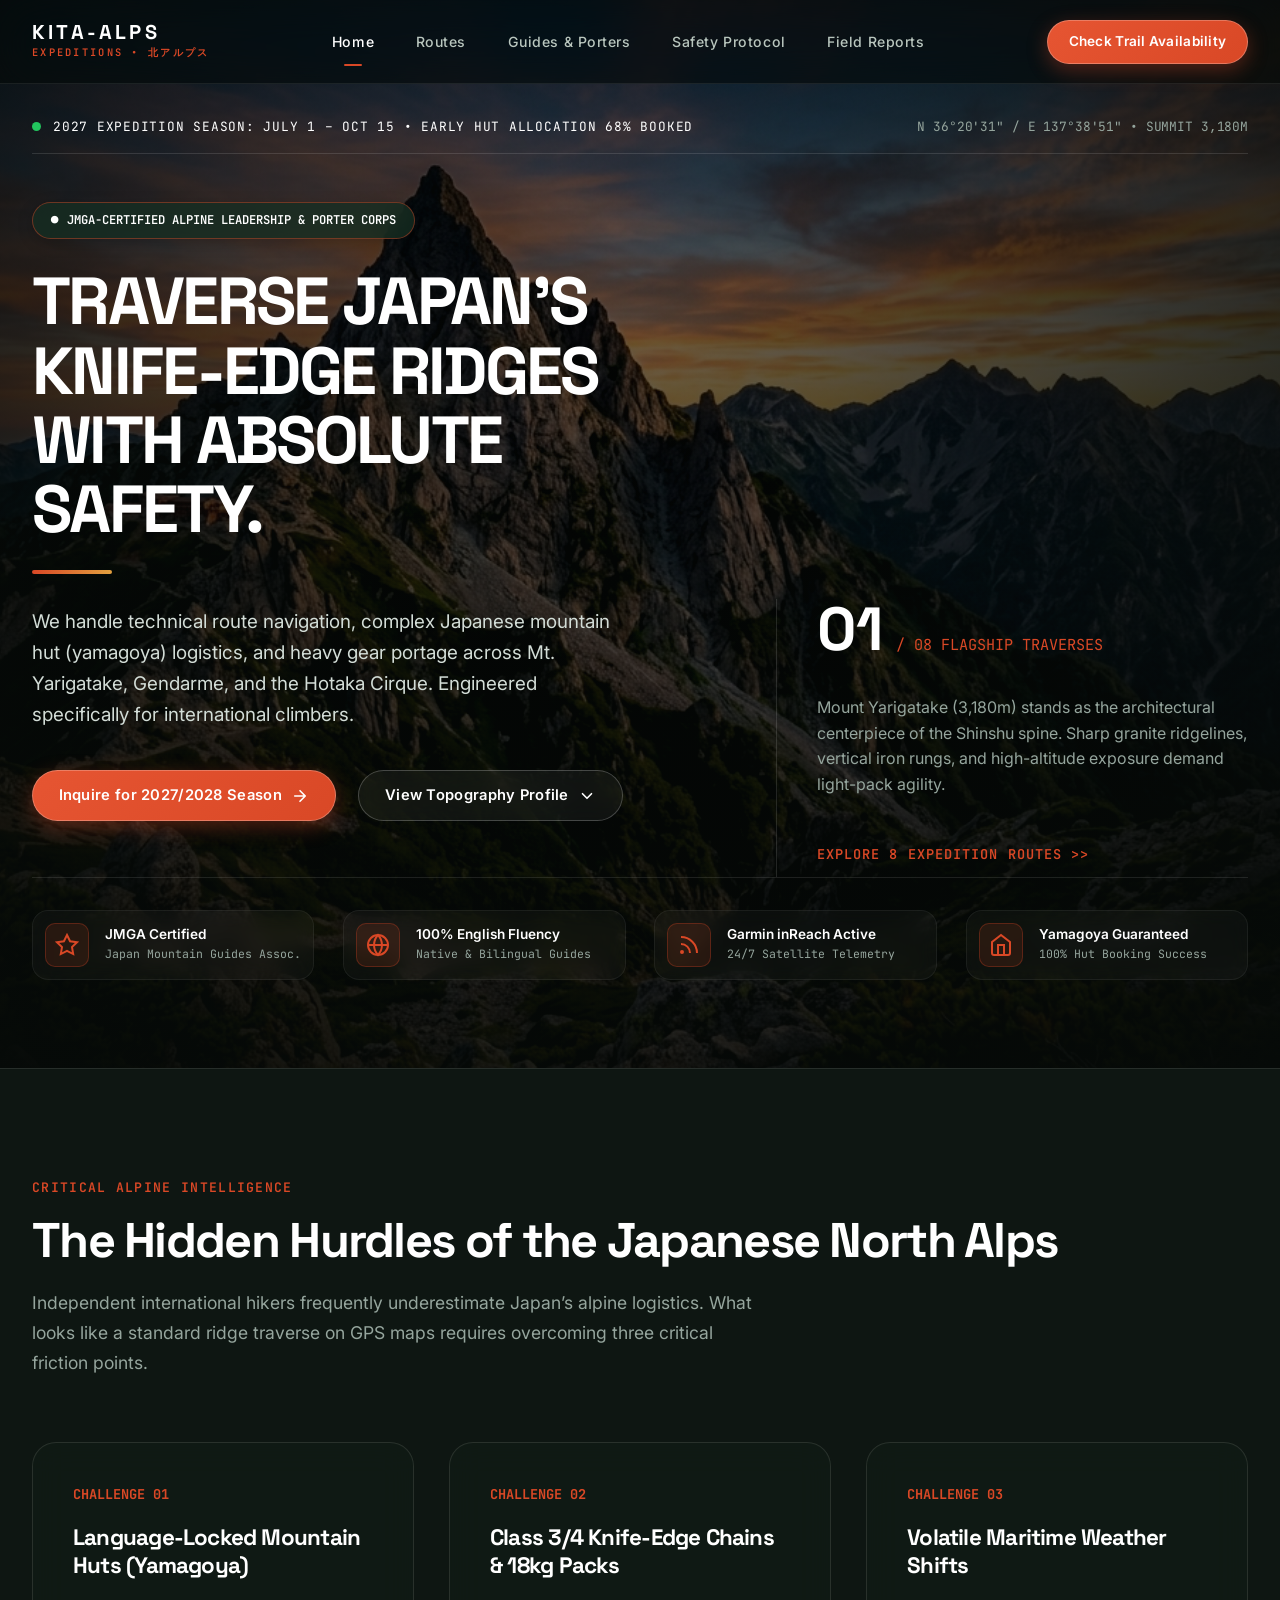
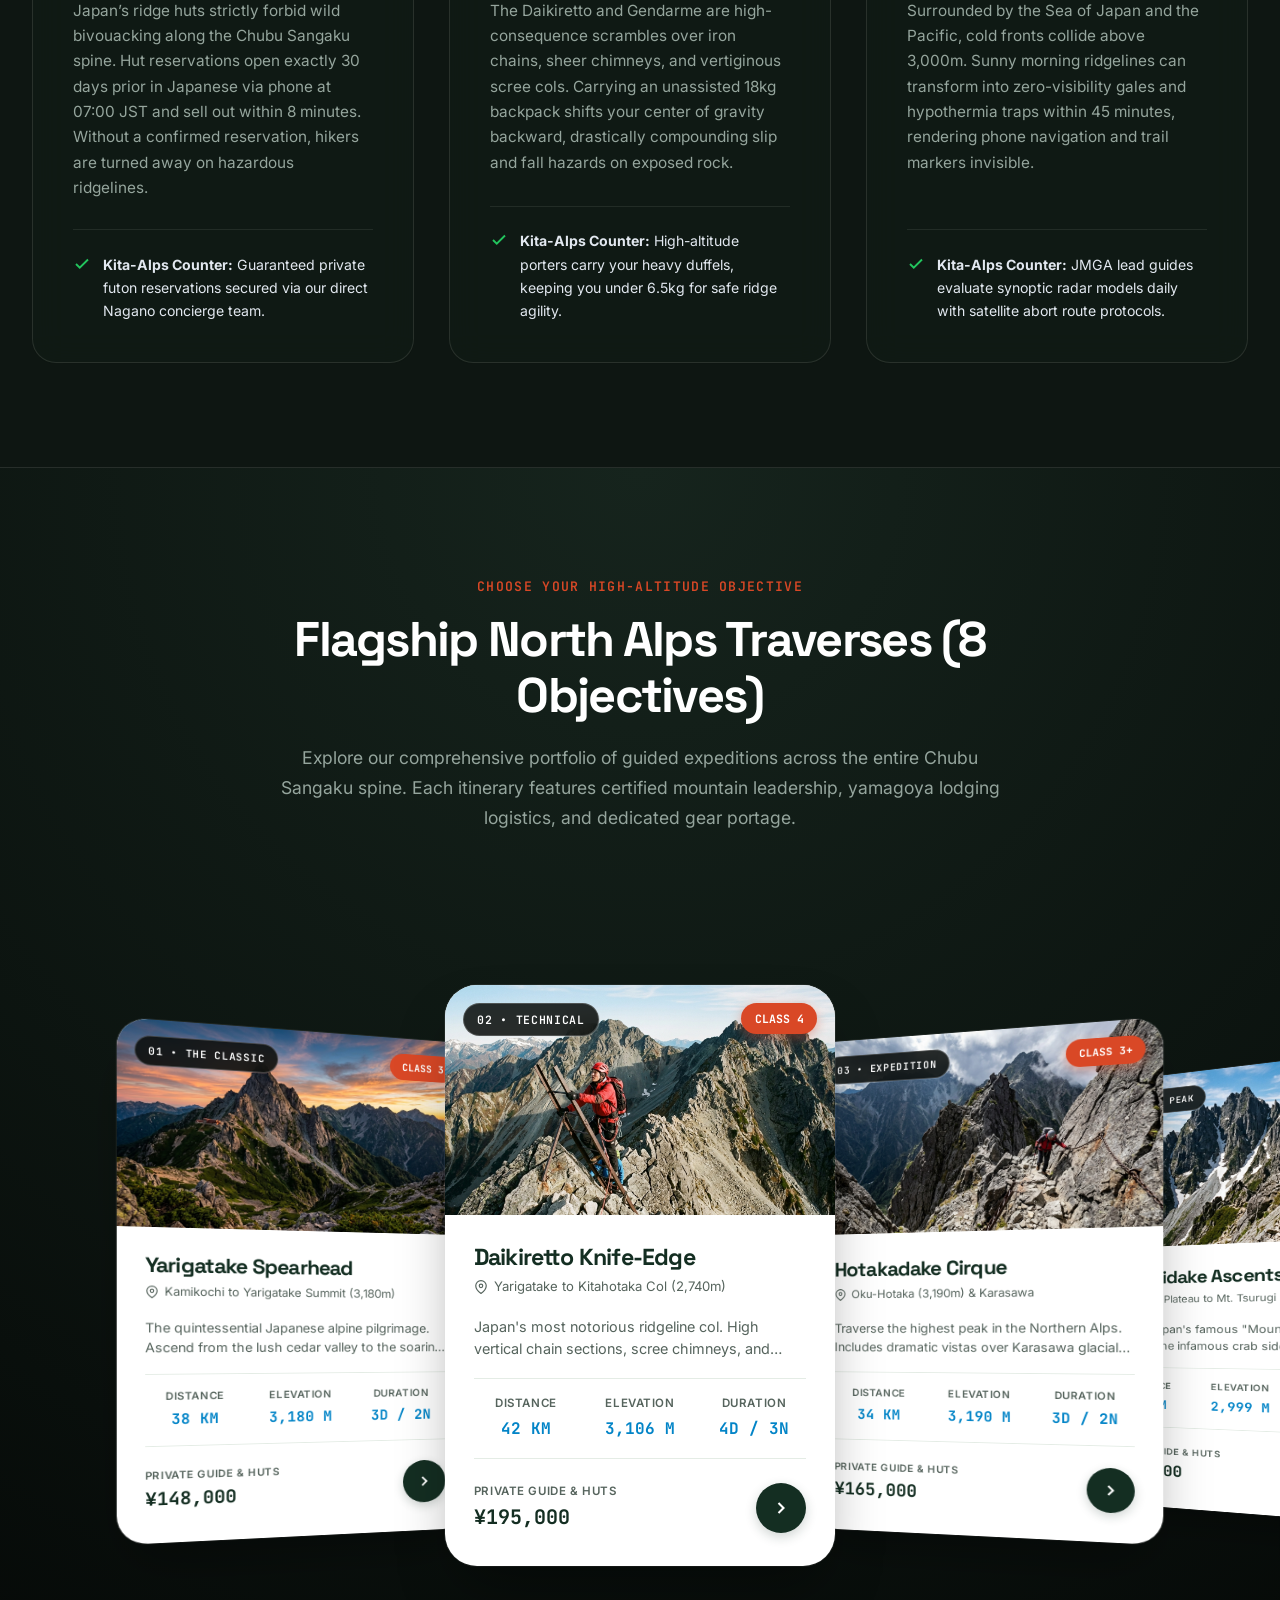
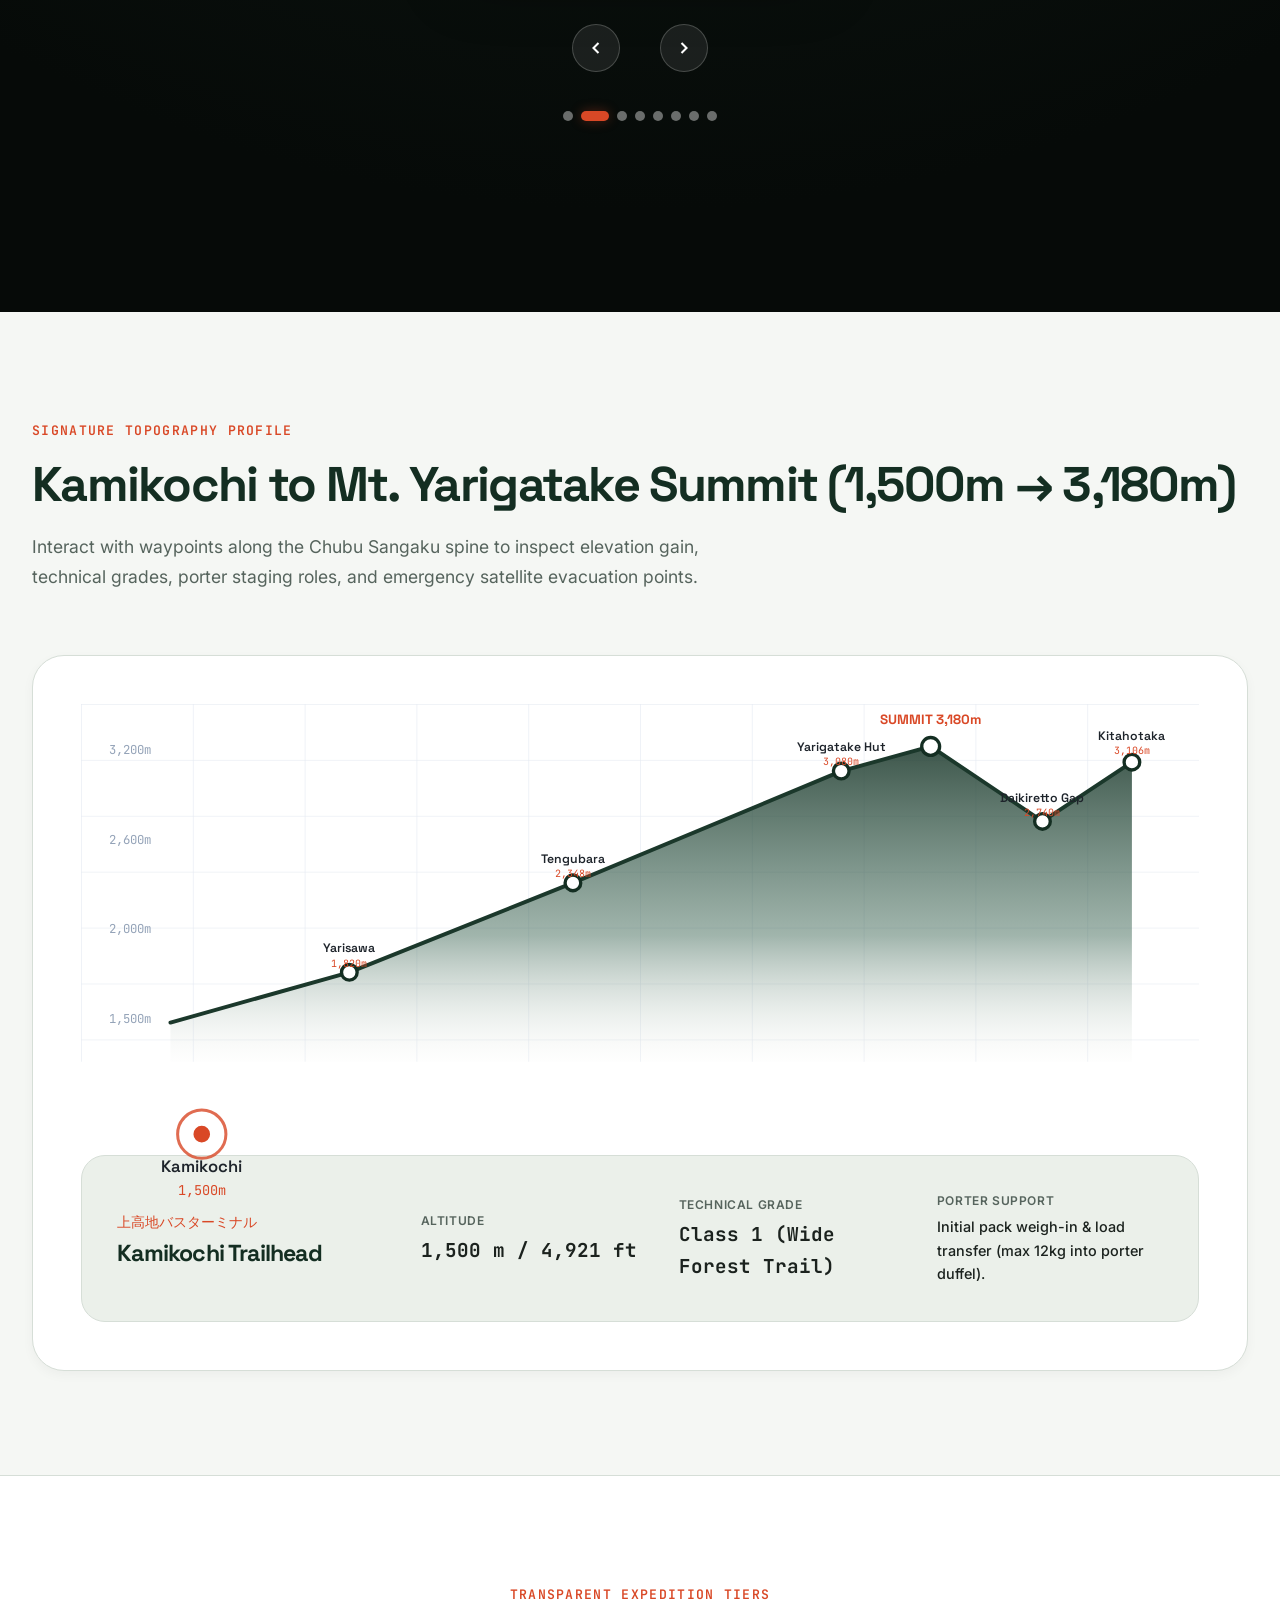
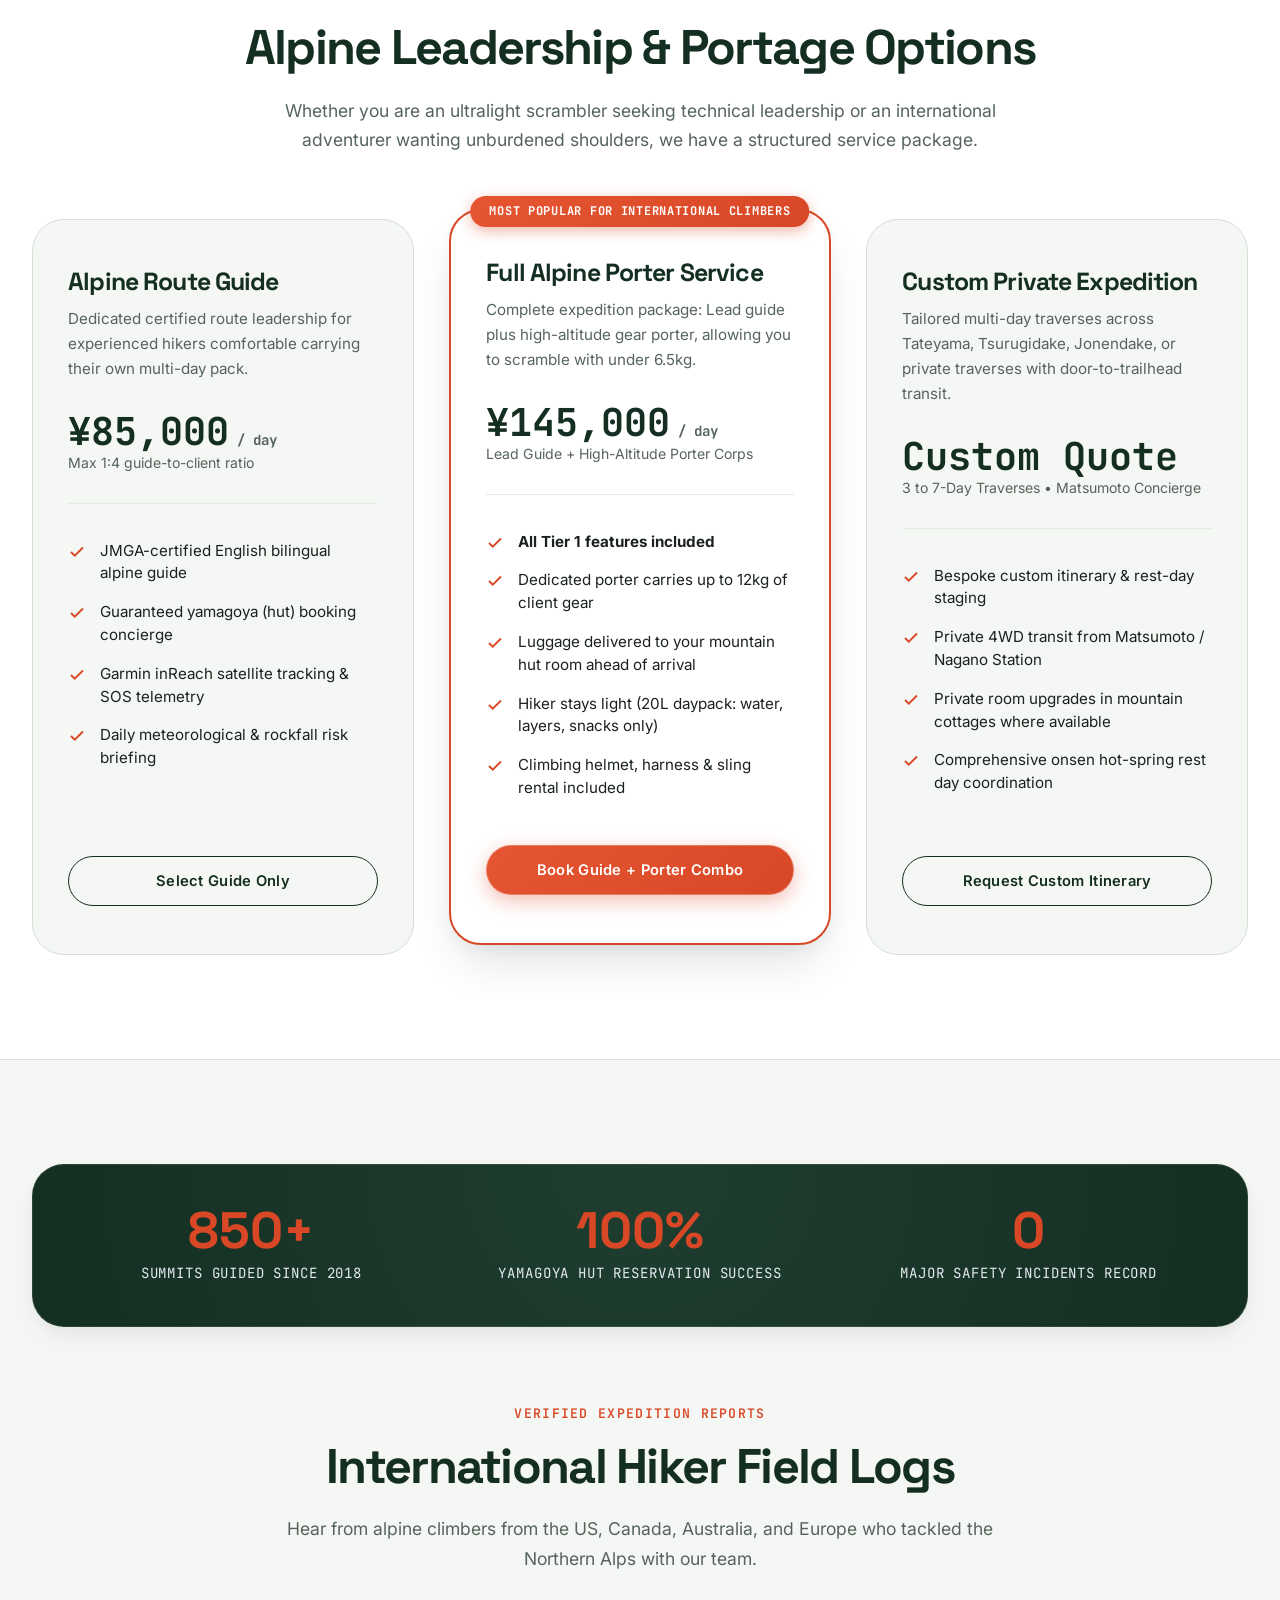
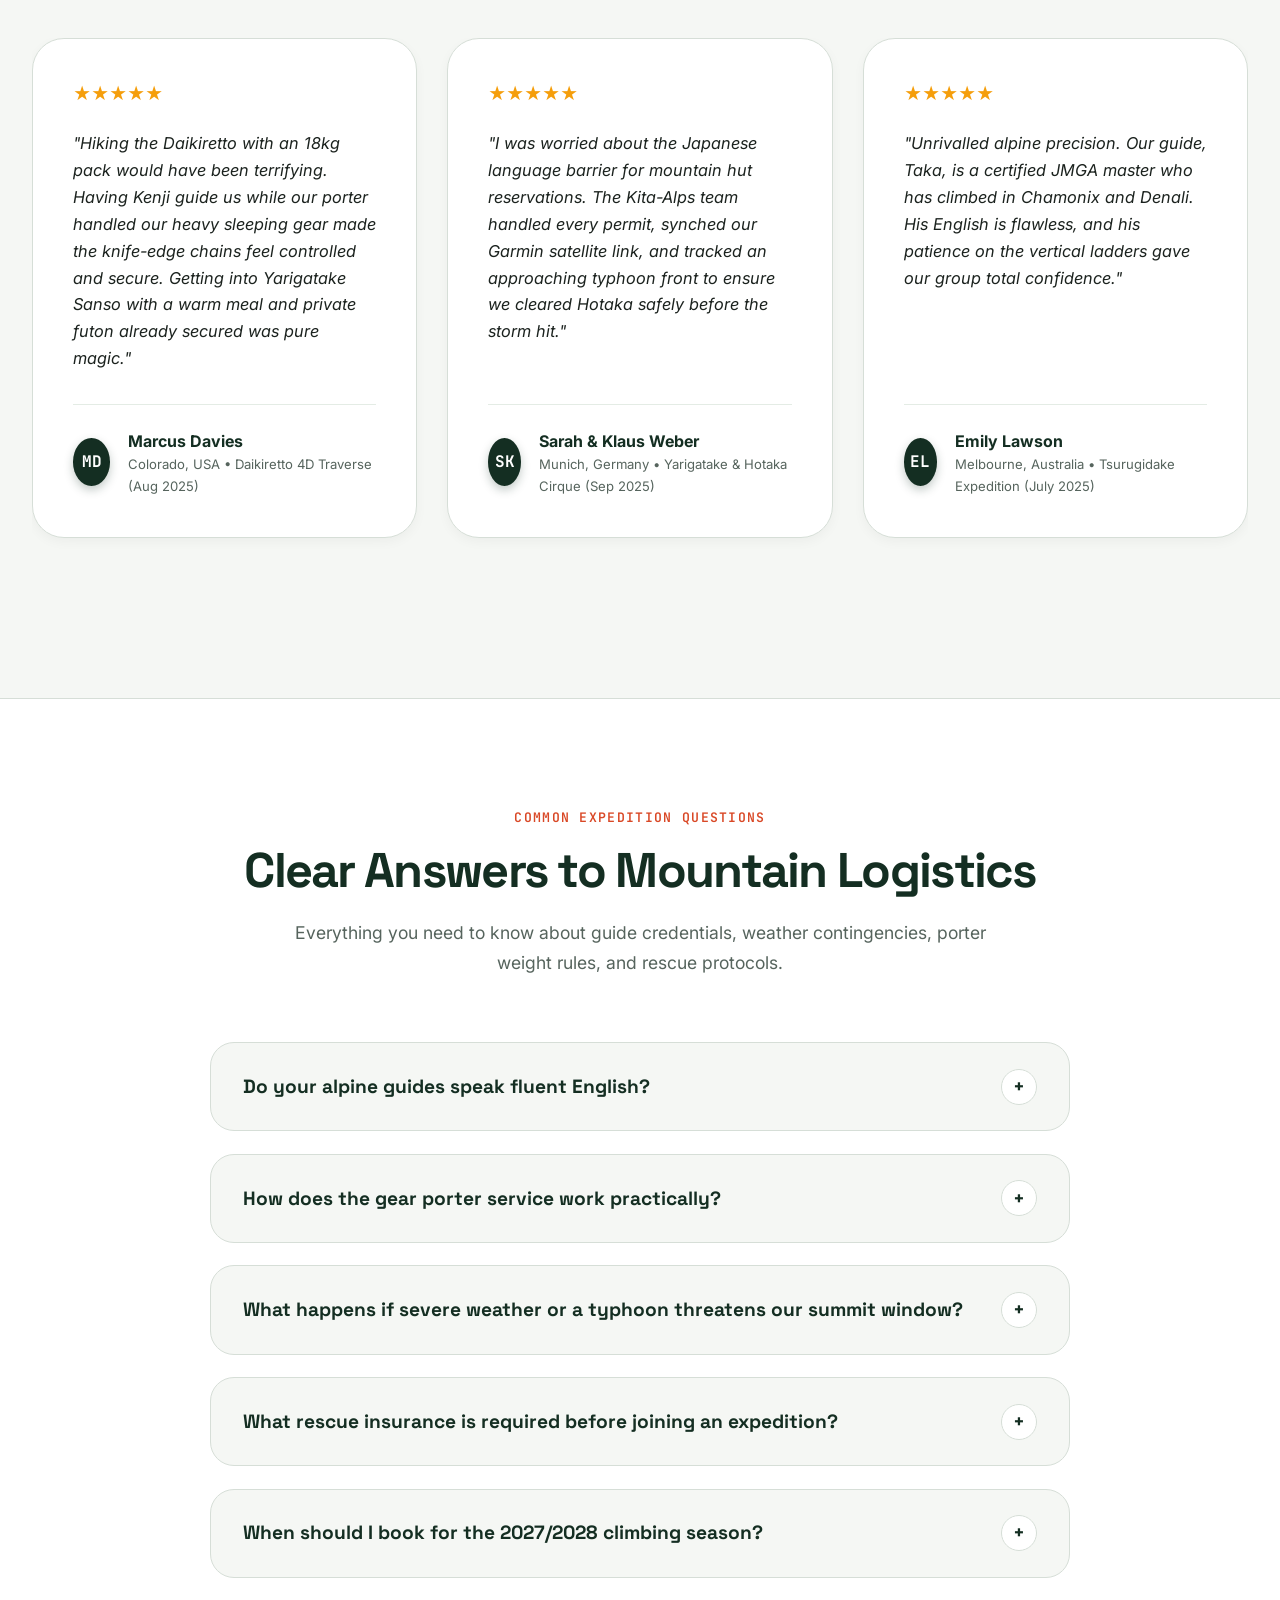
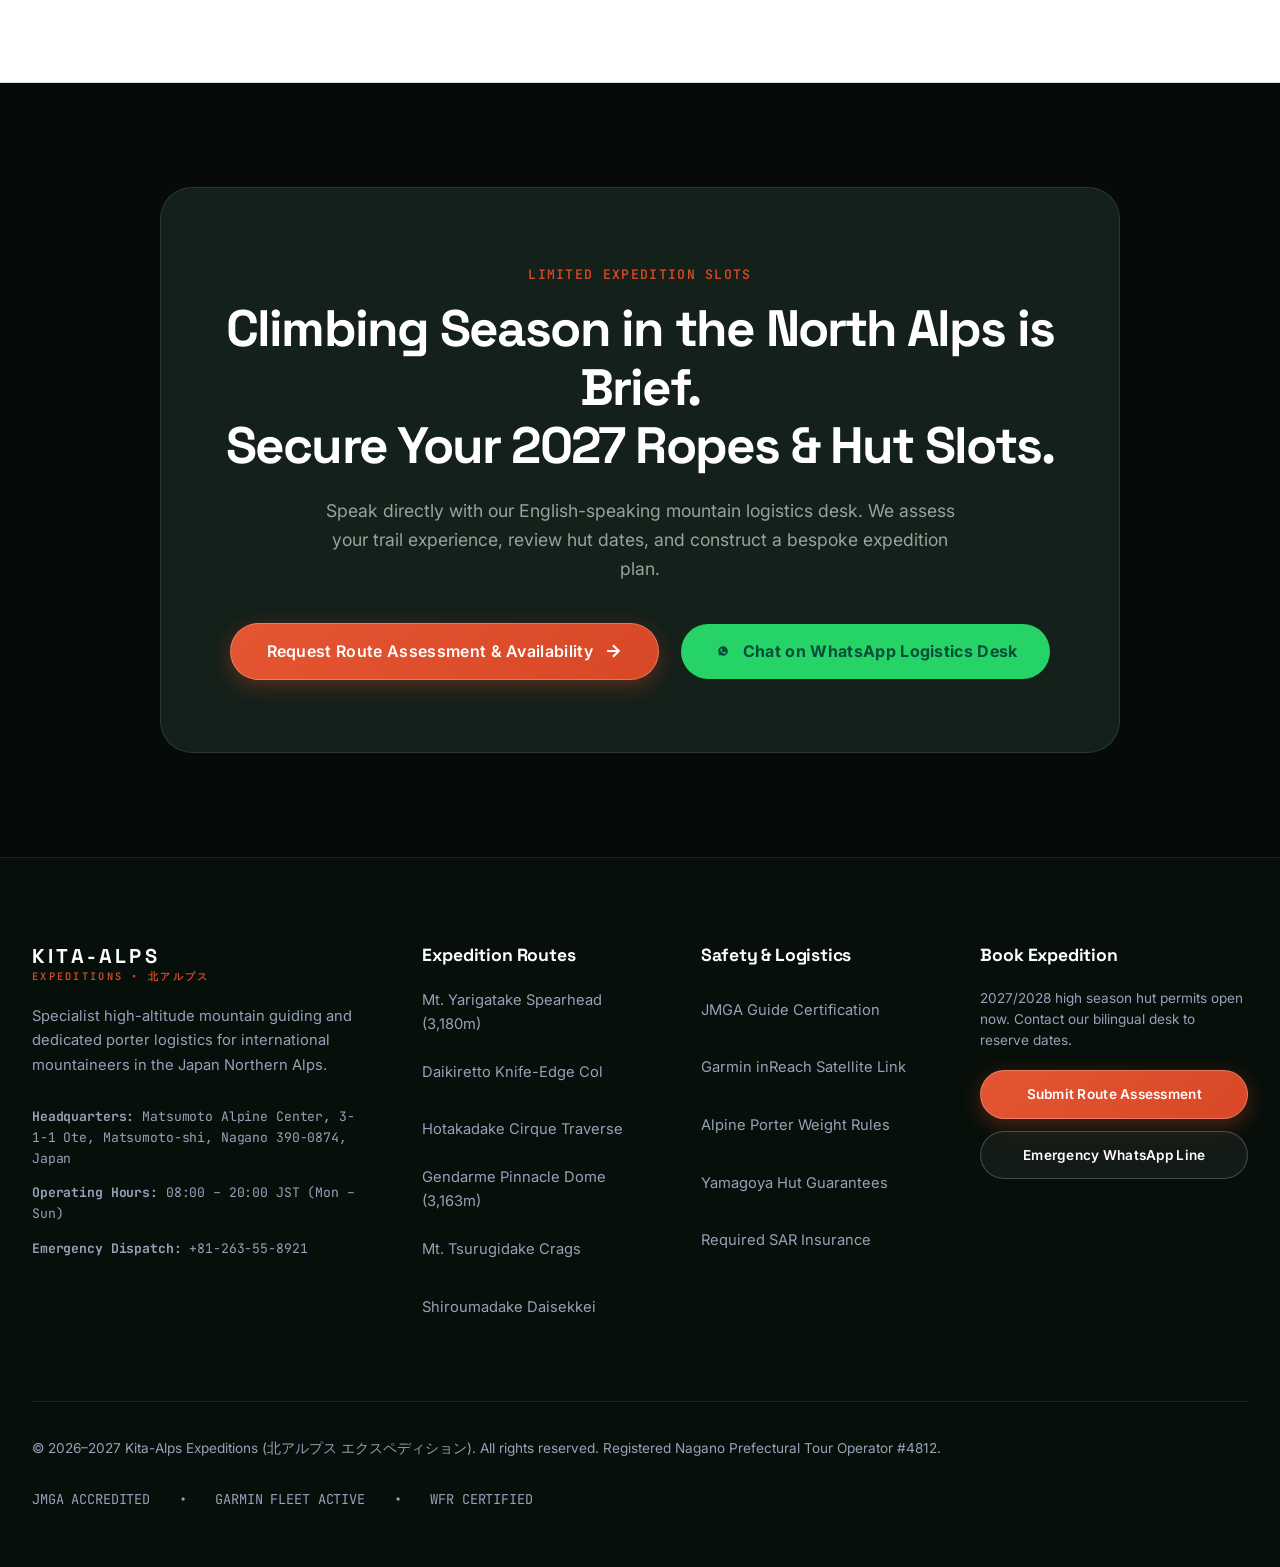
<file: index.html>
<!DOCTYPE html>
<html lang="en">
<head>
  <meta charset="UTF-8">
  <meta name="viewport" content="width=device-width, initial-scale=1.0">
  <title>Kita-Alps Expeditions | Technical Alpine Guiding &amp; Porter Services Japan</title>
  <meta name="description" content="Certified JMGA alpine guides and high-altitude gear porters across Mt. Yarigatake, Hotakadake, Gendarme, and Daikiretto in the Japan Northern Alps. Guaranteed hut logistics and satellite monitoring.">
  <link rel="canonical" href="https://kita-alps-expeditions.com/">

  <!-- Open Graph -->
  <meta property="og:title" content="Kita-Alps Expeditions | Japan Northern Alps Technical Guiding">
  <meta property="og:description" content="Traverse Japan's knife-edge ridges with JMGA-certified guides, dedicated gear porters, and secured yamagoya hut bookings.">
  <meta property="og:image" content="assets/img/hero-yarigatake.jpg">
  <meta property="og:type" content="website">

  <!-- Stylesheets -->
  <link rel="stylesheet" href="assets/css/swiper-bundle.min.css">
  <link rel="stylesheet" href="assets/css/style.css">

  <!-- Schema.org JSON-LD -->
  <script type="application/ld+json">
  {
    "@context": "https://schema.org",
    "@type": "TouristInformationCenter",
    "name": "Kita-Alps Expeditions",
    "alternateName": "北アルプス エクスペディション",
    "image": "https://kita-alps-expeditions.com/assets/img/hero-yarigatake.jpg",
    "description": "Professional technical mountain guiding, alpine porter logistics, and mountain hut reservation management in Chubu Sangaku National Park, Nagano, Japan.",
    "address": {
      "@type": "PostalAddress",
      "streetAddress": "3-1-1 Ote",
      "addressLocality": "Matsumoto",
      "addressRegion": "Nagano Prefecture",
      "postalCode": "390-0874",
      "addressCountry": "JP"
    },
    "geo": {
      "@type": "GeoCoordinates",
      "latitude": 36.2381,
      "longitude": 137.9719
    },
    "openingHoursSpecification": {
      "@type": "OpeningHoursSpecification",
      "dayOfWeek": ["Monday", "Tuesday", "Wednesday", "Thursday", "Friday", "Saturday", "Sunday"],
      "opens": "08:00",
      "closes": "20:00"
    },
    "telephone": "+81-263-55-8921",
    "priceRange": "$$$",
    "currenciesAccepted": "JPY, USD, EUR, AUD"
  }
  </script>
</head>
<body>

  <!-- Top Sticky Navigation Bar (Mewah & Elegan) -->
  <header class="site-header" role="banner">
    <div class="container header-inner">
      <a href="index.html" class="brand" aria-label="Kita-Alps Expeditions Home">
        <div class="brand-text-wrap">
          <span class="brand-name">KITA-ALPS</span>
          <span class="brand-sub">EXPEDITIONS • 北アルプス</span>
        </div>
      </a>

      <!-- Desktop Nav -->
      <nav class="nav-menu" aria-label="Main Navigation">
        <a href="index.html" class="nav-link active">Home</a>
        <a href="routes.html" class="nav-link">Routes</a>
        <a href="services.html" class="nav-link">Guides &amp; Porters</a>
        <a href="safety.html" class="nav-link">Safety Protocol</a>
        <a href="reviews.html" class="nav-link">Field Reports</a>
      </nav>

      <!-- Action Button & Mobile Toggle -->
      <div class="header-actions">
        <a href="inquiry.html" class="btn btn-accent" style="font-size:0.85rem; padding:0.6rem 1.3rem;">Check Trail Availability</a>
        <button class="mobile-toggle" aria-label="Toggle navigation menu" aria-expanded="false">
          <span></span>
          <span></span>
          <span></span>
        </button>
      </div>
    </div>
  </header>

  <!-- Accessible Mobile Drawer -->
  <div class="mobile-drawer" role="dialog" aria-modal="true" aria-label="Mobile Navigation Menu">
    <ul class="mobile-nav-list">
      <li><a href="index.html" class="mobile-nav-link">Home</a></li>
      <li><a href="routes.html" class="mobile-nav-link">Expedition Routes</a></li>
      <li><a href="services.html" class="mobile-nav-link">Guides &amp; Porter Logistics</a></li>
      <li><a href="safety.html" class="mobile-nav-link">Safety &amp; JMGA Credentials</a></li>
      <li><a href="reviews.html" class="mobile-nav-link">Hiker Field Reports</a></li>
      <li><a href="inquiry.html" class="mobile-nav-link">Route Assessment &amp; Booking</a></li>
    </ul>
    <div style="margin-top:1.5rem; display:flex; flex-direction:column; gap:1rem;">
      <a href="inquiry.html" class="btn btn-accent" style="width:100%;">Check Trail Availability</a>
      <a href="https://wa.me/818012345678?text=Hello%20Kita-Alps%20Expeditions,%20I'd%20like%20to%20inquire%20about%20a%20guided%20trek" target="_blank" rel="noopener noreferrer" class="btn btn-whatsapp" style="width:100%;">
        Direct WhatsApp Desk
      </a>
    </div>
  </div>

  <main>
    <!-- Hero Section with Video Background -->
    <section class="hero-editorial" aria-label="Hero Introduction">
      <div class="hero-bg-media">
        <video class="hero-bg-video" autoplay muted loop playsinline poster="assets/img/hero-yarigatake.jpg">
          <source src="assets/video/hero-cinematic.mp4" type="video/mp4">
          <source src="assets/video/hero-ridge.mp4" type="video/mp4">
        </video>
      </div>
      <div class="hero-overlay"></div>

      <div class="container hero-content">
        <!-- Telemetry & Status Bar -->
        <div class="telemetry-bar">
          <div class="telemetry-status">
            <span class="status-dot-pulse"></span>
            <span>2027 EXPEDITION SEASON: JULY 1 – OCT 15 • EARLY HUT ALLOCATION 68% BOOKED</span>
          </div>
          <div class="mono-spec">
            N 36°20'31" / E 137°38'51" • SUMMIT 3,180M
          </div>
        </div>

        <div class="hero-grid">
          <div>
            <div class="hero-eyebrow">
              <span>●</span> JMGA-CERTIFIED ALPINE LEADERSHIP &amp; PORTER CORPS
            </div>
            <h1 class="hero-title">
              Traverse Japan’s Knife-Edge Ridges With Absolute Safety.
            </h1>
            <div class="hero-red-line"></div>
            <p class="hero-lead">
              We handle technical route navigation, complex Japanese mountain hut (yamagoya) logistics, and heavy gear portage across Mt. Yarigatake, Gendarme, and the Hotaka Cirque. Engineered specifically for international climbers.
            </p>

            <div class="hero-cta-group">
              <a href="inquiry.html" class="btn btn-accent">
                Inquire for 2027/2028 Season
                <svg width="18" height="18" viewBox="0 0 24 24" fill="none" stroke="currentColor" stroke-width="2.2" stroke-linecap="round" stroke-linejoin="round"><path d="M5 12h14M12 5l7 7-7 7"/></svg>
              </a>
              <a href="#elevation-profile" class="btn btn-outline-white">
                View Topography Profile
                <svg width="18" height="18" viewBox="0 0 24 24" fill="none" stroke="currentColor" stroke-width="2.2" stroke-linecap="round" stroke-linejoin="round"><polyline points="6 9 12 15 18 9"/></svg>
              </a>
            </div>
          </div>

          <!-- Editorial Metric Column -->
          <div class="hero-editorial-aside">
            <div class="route-index-indicator">
              <span class="route-current-num">01</span>
              <span class="route-total-num">/ 08 FLAGSHIP TRAVERSES</span>
            </div>
            <p class="aside-snippet">
              Mount Yarigatake (3,180m) stands as the architectural centerpiece of the Shinshu spine. Sharp granite ridgelines, vertical iron rungs, and high-altitude exposure demand light-pack agility.
            </p>
            <a href="#showcase" class="aside-cue">
              EXPLORE 8 EXPEDITION ROUTES &gt;&gt;
            </a>
          </div>
        </div>

        <!-- Trust Badges Strip -->
        <div class="trust-strip">
          <div class="trust-item">
            <div class="trust-icon">
              <svg width="24" height="24" viewBox="0 0 24 24" fill="none" stroke="currentColor" stroke-width="2"><polygon points="12 2 15.09 8.26 22 9.27 17 14.14 18.18 21.02 12 17.77 5.82 21.02 7 14.14 2 9.27 8.91 8.26 12 2"/></svg>
            </div>
            <div>
              <div class="trust-label">JMGA Certified</div>
              <div class="trust-sub">Japan Mountain Guides Assoc.</div>
            </div>
          </div>
          <div class="trust-item">
            <div class="trust-icon">
              <svg width="24" height="24" viewBox="0 0 24 24" fill="none" stroke="currentColor" stroke-width="2"><circle cx="12" cy="12" r="10"/><line x1="2" y1="12" x2="22" y2="12"/><path d="M12 2a15.3 15.3 0 0 1 4 10 15.3 15.3 0 0 1-4 10 15.3 15.3 0 0 1-4-10 15.3 15.3 0 0 1 4-10z"/></svg>
            </div>
            <div>
              <div class="trust-label">100% English Fluency</div>
              <div class="trust-sub">Native &amp; Bilingual Guides</div>
            </div>
          </div>
          <div class="trust-item">
            <div class="trust-icon">
              <svg width="24" height="24" viewBox="0 0 24 24" fill="none" stroke="currentColor" stroke-width="2"><path d="M4 11a9 9 0 0 1 9 9"/><path d="M4 4a16 16 0 0 1 16 16"/><circle cx="5" cy="19" r="1"/></svg>
            </div>
            <div>
              <div class="trust-label">Garmin inReach Active</div>
              <div class="trust-sub">24/7 Satellite Telemetry</div>
            </div>
          </div>
          <div class="trust-item">
            <div class="trust-icon">
              <svg width="24" height="24" viewBox="0 0 24 24" fill="none" stroke="currentColor" stroke-width="2"><path d="M3 9l9-7 9 7v11a2 2 0 0 1-2 2H5a2 2 0 0 1-2-2z"/><polyline points="9 22 9 12 15 12 15 22"/></svg>
            </div>
            <div>
              <div class="trust-label">Yamagoya Guaranteed</div>
              <div class="trust-sub">100% Hut Booking Success</div>
            </div>
          </div>
        </div>
      </div>
    </section>

    <!-- Problem Framing: The Reality of the Japanese Alps -->
    <section class="section-padding reality-section" aria-label="Alpine Challenges">
      <div class="container">
        <div class="section-header">
          <div class="section-eyebrow">CRITICAL ALPINE INTELLIGENCE</div>
          <h2 class="section-title">The Hidden Hurdles of the Japanese North Alps</h2>
          <p class="section-desc">
            Independent international hikers frequently underestimate Japan’s alpine logistics. What looks like a standard ridge traverse on GPS maps requires overcoming three critical friction points.
          </p>
        </div>

        <div class="reality-grid">
          <!-- Card 1 -->
          <article class="reality-card">
            <div class="reality-card-num">CHALLENGE 01</div>
            <h3 class="reality-card-title">Language-Locked Mountain Huts (Yamagoya)</h3>
            <p class="reality-card-body">
              Japan’s ridge huts strictly forbid wild bivouacking along the Chubu Sangaku spine. Hut reservations open exactly 30 days prior in Japanese via phone at 07:00 JST and sell out within 8 minutes. Without a confirmed reservation, hikers are turned away on hazardous ridgelines.
            </p>
            <div class="reality-solution">
              <svg width="18" height="18" viewBox="0 0 24 24" fill="none" stroke="currentColor" stroke-width="2.5"><polyline points="20 6 9 17 4 12"/></svg>
              <span><strong>Kita-Alps Counter:</strong> Guaranteed private futon reservations secured via our direct Nagano concierge team.</span>
            </div>
          </article>

          <!-- Card 2 -->
          <article class="reality-card">
            <div class="reality-card-num">CHALLENGE 02</div>
            <h3 class="reality-card-title">Class 3/4 Knife-Edge Chains &amp; 18kg Packs</h3>
            <p class="reality-card-body">
              The Daikiretto and Gendarme are high-consequence scrambles over iron chains, sheer chimneys, and vertiginous scree cols. Carrying an unassisted 18kg backpack shifts your center of gravity backward, drastically compounding slip and fall hazards on exposed rock.
            </p>
            <div class="reality-solution">
              <svg width="18" height="18" viewBox="0 0 24 24" fill="none" stroke="currentColor" stroke-width="2.5"><polyline points="20 6 9 17 4 12"/></svg>
              <span><strong>Kita-Alps Counter:</strong> High-altitude porters carry your heavy duffels, keeping you under 6.5kg for safe ridge agility.</span>
            </div>
          </article>

          <!-- Card 3 -->
          <article class="reality-card">
            <div class="reality-card-num">CHALLENGE 03</div>
            <h3 class="reality-card-title">Volatile Maritime Weather Shifts</h3>
            <p class="reality-card-body">
              Surrounded by the Sea of Japan and the Pacific, cold fronts collide above 3,000m. Sunny morning ridgelines can transform into zero-visibility gales and hypothermia traps within 45 minutes, rendering phone navigation and trail markers invisible.
            </p>
            <div class="reality-solution">
              <svg width="18" height="18" viewBox="0 0 24 24" fill="none" stroke="currentColor" stroke-width="2.5"><polyline points="20 6 9 17 4 12"/></svg>
              <span><strong>Kita-Alps Counter:</strong> JMGA lead guides evaluate synoptic radar models daily with satellite abort route protocols.</span>
            </div>
          </article>
        </div>
      </div>
    </section>

    <!-- 3D Coverflow Route Showcase (Ref Image 1 - EXPANDED TO 8 ROUTES) -->
    <section id="showcase" class="section-padding showcase-section" aria-label="Featured Routes">
      <div class="container">
        <div class="section-header text-center">
          <div class="section-eyebrow">CHOOSE YOUR HIGH-ALTITUDE OBJECTIVE</div>
          <h2 class="section-title">Flagship North Alps Traverses (8 Objectives)</h2>
          <p class="section-desc">
            Explore our comprehensive portfolio of guided expeditions across the entire Chubu Sangaku spine. Each itinerary features certified mountain leadership, yamagoya lodging logistics, and dedicated gear portage.
          </p>
        </div>
      </div>

      <!-- Swiper 3D Coverflow Container (Ref Image 1) -->
      <div class="swiper-routes-container">
        <div class="swiper swiper-routes">
          <div class="swiper-wrapper">

            <!-- Route 1: Yarigatake Classic -->
            <div class="swiper-slide route-slide">
              <div class="route-card-img-wrap">
                <img src="assets/img/hero-yarigatake.jpg" alt="Mt. Yarigatake Spearhead" width="390" height="230" loading="lazy">
                <span class="route-badge-rank">01 • THE CLASSIC</span>
                <span class="route-badge-grade">CLASS 3</span>
              </div>
              <div class="route-card-body">
                <div class="route-header-block">
                  <h3 class="route-title">Yarigatake Spearhead</h3>
                  <div class="route-location">
                    <svg width="14" height="14" viewBox="0 0 24 24" fill="none" stroke="currentColor" stroke-width="2"><path d="M21 10c0 7-9 13-9 13s-9-6-9-13a9 9 0 0 1 18 0z"/><circle cx="12" cy="10" r="3"/></svg>
                    <span>Kamikochi to Yarigatake Summit (3,180m)</span>
                  </div>
                </div>
                <p class="route-desc-text">
                  The quintessential Japanese alpine pilgrimage. Ascend from the lush cedar valley to the soaring Matterhorn of Japan with a final iron rung summit climb.
                </p>
                <div class="route-metrics-grid">
                  <div>
                    <div class="metric-col-title">Distance</div>
                    <div class="metric-col-val">38 KM</div>
                  </div>
                  <div>
                    <div class="metric-col-title">Elevation</div>
                    <div class="metric-col-val">3,180 M</div>
                  </div>
                  <div>
                    <div class="metric-col-title">Duration</div>
                    <div class="metric-col-val">3D / 2N</div>
                  </div>
                </div>
                <div class="route-footer-bar">
                  <div>
                    <div class="route-price-label">Private Guide &amp; Huts</div>
                    <div class="route-price-val">¥148,000</div>
                  </div>
                  <a href="inquiry.html?route=yarigatake" class="route-action-circle" aria-label="Select Yarigatake Route">
                    <svg width="20" height="20" viewBox="0 0 24 24" fill="none" stroke="currentColor" stroke-width="2.5"><polyline points="9 18 15 12 9 6"/></svg>
                  </a>
                </div>
              </div>
            </div>

            <!-- Route 2: Daikiretto Knife-Edge -->
            <div class="swiper-slide route-slide">
              <div class="route-card-img-wrap">
                <img src="assets/img/daikiretto-traverse.jpg" alt="Daikiretto Knife-Edge Gap" width="390" height="230" loading="lazy">
                <span class="route-badge-rank">02 • TECHNICAL</span>
                <span class="route-badge-grade">CLASS 4</span>
              </div>
              <div class="route-card-body">
                <div class="route-header-block">
                  <h3 class="route-title">Daikiretto Knife-Edge</h3>
                  <div class="route-location">
                    <svg width="14" height="14" viewBox="0 0 24 24" fill="none" stroke="currentColor" stroke-width="2"><path d="M21 10c0 7-9 13-9 13s-9-6-9-13a9 9 0 0 1 18 0z"/><circle cx="12" cy="10" r="3"/></svg>
                    <span>Yarigatake to Kitahotaka Col (2,740m)</span>
                  </div>
                </div>
                <p class="route-desc-text">
                  Japan's most notorious ridgeline col. High vertical chain sections, scree chimneys, and relentless sheer drop-offs requiring light-pack agility.
                </p>
                <div class="route-metrics-grid">
                  <div>
                    <div class="metric-col-title">Distance</div>
                    <div class="metric-col-val">42 KM</div>
                  </div>
                  <div>
                    <div class="metric-col-title">Elevation</div>
                    <div class="metric-col-val">3,106 M</div>
                  </div>
                  <div>
                    <div class="metric-col-title">Duration</div>
                    <div class="metric-col-val">4D / 3N</div>
                  </div>
                </div>
                <div class="route-footer-bar">
                  <div>
                    <div class="route-price-label">Private Guide &amp; Huts</div>
                    <div class="route-price-val">¥195,000</div>
                  </div>
                  <a href="inquiry.html?route=daikiretto" class="route-action-circle" aria-label="Select Daikiretto Route">
                    <svg width="20" height="20" viewBox="0 0 24 24" fill="none" stroke="currentColor" stroke-width="2.5"><polyline points="9 18 15 12 9 6"/></svg>
                  </a>
                </div>
              </div>
            </div>

            <!-- Route 3: Hotakadake Cirque -->
            <div class="swiper-slide route-slide">
              <div class="route-card-img-wrap">
                <img src="assets/img/hotaka-ridge.jpg" alt="Hotakadake Cirque Traverse" width="390" height="230" loading="lazy">
                <span class="route-badge-rank">03 • EXPEDITION</span>
                <span class="route-badge-grade">CLASS 3+</span>
              </div>
              <div class="route-card-body">
                <div class="route-header-block">
                  <h3 class="route-title">Hotakadake Cirque</h3>
                  <div class="route-location">
                    <svg width="14" height="14" viewBox="0 0 24 24" fill="none" stroke="currentColor" stroke-width="2"><path d="M21 10c0 7-9 13-9 13s-9-6-9-13a9 9 0 0 1 18 0z"/><circle cx="12" cy="10" r="3"/></svg>
                    <span>Oku-Hotaka (3,190m) &amp; Karasawa</span>
                  </div>
                </div>
                <p class="route-desc-text">
                  Traverse the highest peak in the Northern Alps. Includes dramatic vistas over Karasawa glacial cirque and the ridge of Mae-Hotaka.
                </p>
                <div class="route-metrics-grid">
                  <div>
                    <div class="metric-col-title">Distance</div>
                    <div class="metric-col-val">34 KM</div>
                  </div>
                  <div>
                    <div class="metric-col-title">Elevation</div>
                    <div class="metric-col-val">3,190 M</div>
                  </div>
                  <div>
                    <div class="metric-col-title">Duration</div>
                    <div class="metric-col-val">3D / 2N</div>
                  </div>
                </div>
                <div class="route-footer-bar">
                  <div>
                    <div class="route-price-label">Private Guide &amp; Huts</div>
                    <div class="route-price-val">¥165,000</div>
                  </div>
                  <a href="inquiry.html?route=hotakadake" class="route-action-circle" aria-label="Select Hotakadake Route">
                    <svg width="20" height="20" viewBox="0 0 24 24" fill="none" stroke="currentColor" stroke-width="2.5"><polyline points="9 18 15 12 9 6"/></svg>
                  </a>
                </div>
              </div>
            </div>

            <!-- Route 4: Tsurugidake -->
            <div class="swiper-slide route-slide">
              <div class="route-card-img-wrap">
                <img src="assets/img/tateyama-tsurugi.jpg" alt="Tateyama and Tsurugidake Ridge" width="390" height="230" loading="lazy">
                <span class="route-badge-rank">04 • CRAG PEAK</span>
                <span class="route-badge-grade">CLASS 4+</span>
              </div>
              <div class="route-card-body">
                <div class="route-header-block">
                  <h3 class="route-title">Tsurugidake Ascents</h3>
                  <div class="route-location">
                    <svg width="14" height="14" viewBox="0 0 24 24" fill="none" stroke="currentColor" stroke-width="2"><path d="M21 10c0 7-9 13-9 13s-9-6-9-13a9 9 0 0 1 18 0z"/><circle cx="12" cy="10" r="3"/></svg>
                    <span>Murodo Plateau to Mt. Tsurugi (2,999m)</span>
                  </div>
                </div>
                <p class="route-desc-text">
                  Ascend Japan's famous "Mountain of Swords" featuring the infamous crab sideways crawl (Kani-no-Yokobai) over sheer granite cliffs.
                </p>
                <div class="route-metrics-grid">
                  <div>
                    <div class="metric-col-title">Distance</div>
                    <div class="metric-col-val">29 KM</div>
                  </div>
                  <div>
                    <div class="metric-col-title">Elevation</div>
                    <div class="metric-col-val">2,999 M</div>
                  </div>
                  <div>
                    <div class="metric-col-title">Duration</div>
                    <div class="metric-col-val">3D / 2N</div>
                  </div>
                </div>
                <div class="route-footer-bar">
                  <div>
                    <div class="route-price-label">Private Guide &amp; Huts</div>
                    <div class="route-price-val">¥178,000</div>
                  </div>
                  <a href="inquiry.html?route=tsurugidake" class="route-action-circle" aria-label="Select Tsurugidake Route">
                    <svg width="20" height="20" viewBox="0 0 24 24" fill="none" stroke="currentColor" stroke-width="2.5"><polyline points="9 18 15 12 9 6"/></svg>
                  </a>
                </div>
              </div>
            </div>

            <!-- Route 5: Gendarme Pinnacle -->
            <div class="swiper-slide route-slide">
              <div class="route-card-img-wrap">
                <img src="assets/img/gendarme-pinnacle.jpg" alt="Gendarme Pinnacle Dome" width="390" height="230" loading="lazy">
                <span class="route-badge-rank">05 • ULTIMATE</span>
                <span class="route-badge-grade">CLASS 4+</span>
              </div>
              <div class="route-card-body">
                <div class="route-header-block">
                  <h3 class="route-title">Gendarme Pinnacle</h3>
                  <div class="route-location">
                    <svg width="14" height="14" viewBox="0 0 24 24" fill="none" stroke="currentColor" stroke-width="2"><path d="M21 10c0 7-9 13-9 13s-9-6-9-13a9 9 0 0 1 18 0z"/><circle cx="12" cy="10" r="3"/></svg>
                    <span>Oku-Hotaka to Nishi-Hotaka (3,163m)</span>
                  </div>
                </div>
                <p class="route-desc-text">
                  The holy grail of Japanese alpine scrambling. A sheer dome tower flanked by razor-edge precipices and continuous roped-tether sections.
                </p>
                <div class="route-metrics-grid">
                  <div>
                    <div class="metric-col-title">Distance</div>
                    <div class="metric-col-val">31 KM</div>
                  </div>
                  <div>
                    <div class="metric-col-title">Elevation</div>
                    <div class="metric-col-val">3,163 M</div>
                  </div>
                  <div>
                    <div class="metric-col-title">Duration</div>
                    <div class="metric-col-val">3D / 2N</div>
                  </div>
                </div>
                <div class="route-footer-bar">
                  <div>
                    <div class="route-price-label">1:2 Guided Ropes</div>
                    <div class="route-price-val">¥210,000</div>
                  </div>
                  <a href="inquiry.html?route=gendarme" class="route-action-circle" aria-label="Select Gendarme Route">
                    <svg width="20" height="20" viewBox="0 0 24 24" fill="none" stroke="currentColor" stroke-width="2.5"><polyline points="9 18 15 12 9 6"/></svg>
                  </a>
                </div>
              </div>
            </div>

            <!-- Route 6: Shiroumadake Snow Couloir -->
            <div class="swiper-slide route-slide">
              <div class="route-card-img-wrap">
                <img src="assets/img/shirouma-snow.jpg" alt="Mount Shiroumadake Daisekkei Couloir" width="390" height="230" loading="lazy">
                <span class="route-badge-rank">06 • SNOW VALLEY</span>
                <span class="route-badge-grade">CLASS 2+</span>
              </div>
              <div class="route-card-body">
                <div class="route-header-block">
                  <h3 class="route-title">Shiroumadake Daisekkei</h3>
                  <div class="route-location">
                    <svg width="14" height="14" viewBox="0 0 24 24" fill="none" stroke="currentColor" stroke-width="2"><path d="M21 10c0 7-9 13-9 13s-9-6-9-13a9 9 0 0 1 18 0z"/><circle cx="12" cy="10" r="3"/></svg>
                    <span>Hakuba Valley to Summit (2,932m)</span>
                  </div>
                </div>
                <p class="route-desc-text">
                  Ascend Japan's greatest snow gorge using microspikes, emerging onto high limestone ridgelines carpeted with rare subalpine wildflowers.
                </p>
                <div class="route-metrics-grid">
                  <div>
                    <div class="metric-col-title">Distance</div>
                    <div class="metric-col-val">26 KM</div>
                  </div>
                  <div>
                    <div class="metric-col-title">Elevation</div>
                    <div class="metric-col-val">2,932 M</div>
                  </div>
                  <div>
                    <div class="metric-col-title">Duration</div>
                    <div class="metric-col-val">2D / 1N</div>
                  </div>
                </div>
                <div class="route-footer-bar">
                  <div>
                    <div class="route-price-label">Private Guide &amp; Huts</div>
                    <div class="route-price-val">¥135,000</div>
                  </div>
                  <a href="inquiry.html?route=shirouma" class="route-action-circle" aria-label="Select Shiroumadake Route">
                    <svg width="20" height="20" viewBox="0 0 24 24" fill="none" stroke="currentColor" stroke-width="2.5"><polyline points="9 18 15 12 9 6"/></svg>
                  </a>
                </div>
              </div>
            </div>

            <!-- Route 7: Jonendake Panoramic Skyline -->
            <div class="swiper-slide route-slide">
              <div class="route-card-img-wrap">
                <img src="assets/img/jonen-pyramid.jpg" alt="Mount Jonendake Panorama" width="390" height="230" loading="lazy">
                <span class="route-badge-rank">07 • PANORAMA</span>
                <span class="route-badge-grade">CLASS 2+</span>
              </div>
              <div class="route-card-body">
                <div class="route-header-block">
                  <h3 class="route-title">Jonendake Skyline</h3>
                  <div class="route-location">
                    <svg width="14" height="14" viewBox="0 0 24 24" fill="none" stroke="currentColor" stroke-width="2"><path d="M21 10c0 7-9 13-9 13s-9-6-9-13a9 9 0 0 1 18 0z"/><circle cx="12" cy="10" r="3"/></svg>
                    <span>Ichinosawa to Jonendake (2,857m)</span>
                  </div>
                </div>
                <p class="route-desc-text">
                  Sharp triangular peak commanding the most celebrated amphitheater vista of Yarigatake and the Hotaka wall. Pristine alpine meadows.
                </p>
                <div class="route-metrics-grid">
                  <div>
                    <div class="metric-col-title">Distance</div>
                    <div class="metric-col-val">24 KM</div>
                  </div>
                  <div>
                    <div class="metric-col-title">Elevation</div>
                    <div class="metric-col-val">2,857 M</div>
                  </div>
                  <div>
                    <div class="metric-col-title">Duration</div>
                    <div class="metric-col-val">2D / 1N</div>
                  </div>
                </div>
                <div class="route-footer-bar">
                  <div>
                    <div class="route-price-label">Private Guide &amp; Huts</div>
                    <div class="route-price-val">¥128,000</div>
                  </div>
                  <a href="inquiry.html?route=jonendake" class="route-action-circle" aria-label="Select Jonendake Route">
                    <svg width="20" height="20" viewBox="0 0 24 24" fill="none" stroke="currentColor" stroke-width="2.5"><polyline points="9 18 15 12 9 6"/></svg>
                  </a>
                </div>
              </div>
            </div>

            <!-- Route 8: Yakedake Active Volcano -->
            <div class="swiper-slide route-slide">
              <div class="route-card-img-wrap">
                <img src="assets/img/yakedake-volcano.jpg" alt="Mount Yakedake Volcano Crater" width="390" height="230" loading="lazy">
                <span class="route-badge-rank">08 • VOLCANIC</span>
                <span class="route-badge-grade">CLASS 2</span>
              </div>
              <div class="route-card-body">
                <div class="route-header-block">
                  <h3 class="route-title">Yakedake Volcano Col</h3>
                  <div class="route-location">
                    <svg width="14" height="14" viewBox="0 0 24 24" fill="none" stroke="currentColor" stroke-width="2"><path d="M21 10c0 7-9 13-9 13s-9-6-9-13a9 9 0 0 1 18 0z"/><circle cx="12" cy="10" r="3"/></svg>
                    <span>Taisho Pond to Crater Rim (2,455m)</span>
                  </div>
                </div>
                <p class="route-desc-text">
                  The only active volcano in the Northern Alps. Scramble past smoking geothermal fumaroles and active steam vents to an emerald crater lake.
                </p>
                <div class="route-metrics-grid">
                  <div>
                    <div class="metric-col-title">Distance</div>
                    <div class="metric-col-val">16 KM</div>
                  </div>
                  <div>
                    <div class="metric-col-title">Elevation</div>
                    <div class="metric-col-val">2,455 M</div>
                  </div>
                  <div>
                    <div class="metric-col-title">Duration</div>
                    <div class="metric-col-val">1D / Day Trek</div>
                  </div>
                </div>
                <div class="route-footer-bar">
                  <div>
                    <div class="route-price-label">Private Guide Day-Trek</div>
                    <div class="route-price-val">¥78,000</div>
                  </div>
                  <a href="inquiry.html?route=yakedake" class="route-action-circle" aria-label="Select Yakedake Route">
                    <svg width="20" height="20" viewBox="0 0 24 24" fill="none" stroke="currentColor" stroke-width="2.5"><polyline points="9 18 15 12 9 6"/></svg>
                  </a>
                </div>
              </div>
            </div>

          </div>

          <!-- Swiper Controls -->
          <div class="swiper-controls-wrap">
            <button class="swiper-btn-prev" aria-label="Previous route">
              <svg width="20" height="20" viewBox="0 0 24 24" fill="none" stroke="currentColor" stroke-width="2.5"><polyline points="15 18 9 12 15 6"/></svg>
            </button>
            <div class="swiper-pagination"></div>
            <button class="swiper-btn-next" aria-label="Next route">
              <svg width="20" height="20" viewBox="0 0 24 24" fill="none" stroke="currentColor" stroke-width="2.5"><polyline points="9 18 15 12 9 6"/></svg>
            </button>
          </div>
        </div>
      </div>
    </section>

    <!-- Signature Interactive Elevation Profile Section -->
    <section id="elevation-profile" class="section-padding elevation-section" aria-label="Interactive Topography">
      <div class="container">
        <div class="section-header">
          <div class="section-eyebrow">SIGNATURE TOPOGRAPHY PROFILE</div>
          <h2 class="section-title">Kamikochi to Mt. Yarigatake Summit (1,500m → 3,180m)</h2>
          <p class="section-desc">
            Interact with waypoints along the Chubu Sangaku spine to inspect elevation gain, technical grades, porter staging roles, and emergency satellite evacuation points.
          </p>
        </div>

        <div class="elevation-wrapper">
          <div class="svg-chart-container">
            <svg viewBox="0 0 1000 360" role="img" aria-label="Topographic profile cross section from Kamikochi to Mt Yarigatake">
              <defs>
                <linearGradient id="alpsGradient" x1="0%" y1="0%" x2="0%" y2="100%">
                  <stop offset="0%" stop-color="#1B382B" stop-opacity="0.85"/>
                  <stop offset="60%" stop-color="#2D5A47" stop-opacity="0.45"/>
                  <stop offset="100%" stop-color="#F4F5F0" stop-opacity="0.1"/>
                </linearGradient>
                <pattern id="gridLines" width="100" height="50" patternUnits="userSpaceOnUse">
                  <line x1="0" y1="0" x2="100" y2="0" stroke="#E2E8F0" stroke-width="1"/>
                  <line x1="0" y1="0" x2="0" y2="50" stroke="#E2E8F0" stroke-width="1"/>
                </pattern>
              </defs>

              <!-- Grid Background -->
              <rect x="0" y="0" width="1000" height="320" fill="url(#gridLines)"/>

              <!-- Elevation Axis Markers -->
              <text x="25" y="45" font-family="'JetBrains Mono', monospace" font-size="11" fill="#94A3B8">3,200m</text>
              <text x="25" y="125" font-family="'JetBrains Mono', monospace" font-size="11" fill="#94A3B8">2,600m</text>
              <text x="25" y="205" font-family="'JetBrains Mono', monospace" font-size="11" fill="#94A3B8">2,000m</text>
              <text x="25" y="285" font-family="'JetBrains Mono', monospace" font-size="11" fill="#94A3B8">1,500m</text>

              <!-- Mountain Profile Polygon & Curve -->
              <path d="M 80 285 L 240 240 L 440 160 L 680 60 L 760 38 L 860 105 L 940 52 L 940 320 L 80 320 Z" fill="url(#alpsGradient)"/>
              <path d="M 80 285 L 240 240 L 440 160 L 680 60 L 760 38 L 860 105 L 940 52" fill="none" stroke="#1B382B" stroke-width="3.5" stroke-linecap="round" stroke-linejoin="round"/>

              <!-- Waypoint Nodes (Interactive) -->
              <g class="waypoint-node active" data-waypoint="kamikochi" tabindex="0" role="button" aria-label="Waypoint Kamikochi 1,500m">
                <circle class="waypoint-pulse" cx="80" cy="285" r="16"/>
                <circle class="waypoint-circle" cx="80" cy="285" r="7"/>
                <text x="80" y="310" font-family="'Space Grotesk', sans-serif" font-size="11" font-weight="600" fill="#1E242B" text-anchor="middle">Kamikochi</text>
                <text x="80" y="325" font-family="'JetBrains Mono', monospace" font-size="9" fill="#D94826" text-anchor="middle">1,500m</text>
              </g>

              <g class="waypoint-node" data-waypoint="yarisawa" tabindex="0" role="button" aria-label="Waypoint Yarisawa Lodge 1,820m">
                <circle class="waypoint-pulse" cx="240" cy="240" r="16"/>
                <circle class="waypoint-circle" cx="240" cy="240" r="7"/>
                <text x="240" y="222" font-family="'Space Grotesk', sans-serif" font-size="11" font-weight="600" fill="#1E242B" text-anchor="middle">Yarisawa</text>
                <text x="240" y="235" font-family="'JetBrains Mono', monospace" font-size="9" fill="#D94826" text-anchor="middle">1,820m</text>
              </g>

              <g class="waypoint-node" data-waypoint="tengubara" tabindex="0" role="button" aria-label="Waypoint Tengubara 2,348m">
                <circle class="waypoint-pulse" cx="440" cy="160" r="16"/>
                <circle class="waypoint-circle" cx="440" cy="160" r="7"/>
                <text x="440" y="142" font-family="'Space Grotesk', sans-serif" font-size="11" font-weight="600" fill="#1E242B" text-anchor="middle">Tengubara</text>
                <text x="440" y="155" font-family="'JetBrains Mono', monospace" font-size="9" fill="#D94826" text-anchor="middle">2,348m</text>
              </g>

              <g class="waypoint-node" data-waypoint="yarigatake_cottage" tabindex="0" role="button" aria-label="Waypoint Yarigatake Cottage 3,080m">
                <circle class="waypoint-pulse" cx="680" cy="60" r="16"/>
                <circle class="waypoint-circle" cx="680" cy="60" r="7"/>
                <text x="680" y="42" font-family="'Space Grotesk', sans-serif" font-size="11" font-weight="600" fill="#1E242B" text-anchor="middle">Yarigatake Hut</text>
                <text x="680" y="55" font-family="'JetBrains Mono', monospace" font-size="9" fill="#D94826" text-anchor="middle">3,080m</text>
              </g>

              <g class="waypoint-node" data-waypoint="yarigatake_summit" tabindex="0" role="button" aria-label="Waypoint Mt Yarigatake Summit 3,180m">
                <circle class="waypoint-pulse" cx="760" cy="38" r="16"/>
                <circle class="waypoint-circle" cx="760" cy="38" r="8"/>
                <text x="760" y="18" font-family="'Space Grotesk', sans-serif" font-size="12" font-weight="700" fill="#D94826" text-anchor="middle">SUMMIT 3,180m</text>
              </g>

              <g class="waypoint-node" data-waypoint="daikiretto" tabindex="0" role="button" aria-label="Waypoint Daikiretto 2,740m">
                <circle class="waypoint-pulse" cx="860" cy="105" r="16"/>
                <circle class="waypoint-circle" cx="860" cy="105" r="7"/>
                <text x="860" y="88" font-family="'Space Grotesk', sans-serif" font-size="11" font-weight="600" fill="#1E242B" text-anchor="middle">Daikiretto Gap</text>
                <text x="860" y="100" font-family="'JetBrains Mono', monospace" font-size="9" fill="#D94826" text-anchor="middle">2,740m</text>
              </g>

              <g class="waypoint-node" data-waypoint="kitahotaka" tabindex="0" role="button" aria-label="Waypoint Kitahotakadake 3,106m">
                <circle class="waypoint-pulse" cx="940" cy="52" r="16"/>
                <circle class="waypoint-circle" cx="940" cy="52" r="7"/>
                <text x="940" y="32" font-family="'Space Grotesk', sans-serif" font-size="11" font-weight="600" fill="#1E242B" text-anchor="middle">Kitahotaka</text>
                <text x="940" y="45" font-family="'JetBrains Mono', monospace" font-size="9" fill="#D94826" text-anchor="middle">3,106m</text>
              </g>
            </svg>
          </div>

          <!-- Dynamic Telemetry Readout Card -->
          <div class="elevation-readout-card" aria-live="polite">
            <div class="readout-main-point">
              <span id="readout-kanji" class="readout-point-kanji">上高地バスターミナル</span>
              <h3 id="readout-name" class="readout-point-name">Kamikochi Trailhead</h3>
            </div>
            <div class="readout-stat-block">
              <span class="readout-stat-label">Altitude</span>
              <span id="readout-alt" class="readout-stat-val">1,500 m / 4,921 ft</span>
            </div>
            <div class="readout-stat-block">
              <span class="readout-stat-label">Technical Grade</span>
              <span id="readout-grade" class="readout-stat-val">Class 1 (Wide Forest Trail)</span>
            </div>
            <div class="readout-stat-block">
              <span class="readout-stat-label">Porter Support</span>
              <span id="readout-role" class="readout-stat-val" style="font-size:0.9rem; font-family:var(--font-body); font-weight:500;">
                Initial pack weigh-in &amp; load transfer (max 12kg into porter duffel).
              </span>
            </div>
          </div>
        </div>
      </div>
    </section>

    <!-- Service Tiers Comparison -->
    <section class="section-padding services-section" aria-label="Expedition Service Packages">
      <div class="container">
        <div class="section-header text-center">
          <div class="section-eyebrow">TRANSPARENT EXPEDITION TIERS</div>
          <h2 class="section-title">Alpine Leadership &amp; Portage Options</h2>
          <p class="section-desc">
            Whether you are an ultralight scrambler seeking technical leadership or an international adventurer wanting unburdened shoulders, we have a structured service package.
          </p>
        </div>

        <div class="tier-grid">
          <!-- Tier 1 -->
          <div class="tier-card">
            <h3 class="tier-name">Alpine Route Guide</h3>
            <p class="tier-desc">Dedicated certified route leadership for experienced hikers comfortable carrying their own multi-day pack.</p>
            <div class="tier-price-wrap">
              <div class="tier-price">¥85,000<span class="tier-price-unit"> / day</span></div>
              <div class="tier-price-unit">Max 1:4 guide-to-client ratio</div>
            </div>
            <ul class="tier-features-list">
              <li class="tier-feature-item">
                <svg width="18" height="18" viewBox="0 0 24 24" fill="none" stroke="currentColor" stroke-width="2.5"><polyline points="20 6 9 17 4 12"/></svg>
                <span>JMGA-certified English bilingual alpine guide</span>
              </li>
              <li class="tier-feature-item">
                <svg width="18" height="18" viewBox="0 0 24 24" fill="none" stroke="currentColor" stroke-width="2.5"><polyline points="20 6 9 17 4 12"/></svg>
                <span>Guaranteed yamagoya (hut) booking concierge</span>
              </li>
              <li class="tier-feature-item">
                <svg width="18" height="18" viewBox="0 0 24 24" fill="none" stroke="currentColor" stroke-width="2.5"><polyline points="20 6 9 17 4 12"/></svg>
                <span>Garmin inReach satellite tracking &amp; SOS telemetry</span>
              </li>
              <li class="tier-feature-item">
                <svg width="18" height="18" viewBox="0 0 24 24" fill="none" stroke="currentColor" stroke-width="2.5"><polyline points="20 6 9 17 4 12"/></svg>
                <span>Daily meteorological &amp; rockfall risk briefing</span>
              </li>
            </ul>
            <a href="inquiry.html?tier=guide-only" class="btn btn-outline-dark" style="width:100%;">Select Guide Only</a>
          </div>

          <!-- Tier 2 (Featured) -->
          <div class="tier-card featured">
            <div class="tier-badge-pill">MOST POPULAR FOR INTERNATIONAL CLIMBERS</div>
            <h3 class="tier-name">Full Alpine Porter Service</h3>
            <p class="tier-desc">Complete expedition package: Lead guide plus high-altitude gear porter, allowing you to scramble with under 6.5kg.</p>
            <div class="tier-price-wrap">
              <div class="tier-price">¥145,000<span class="tier-price-unit"> / day</span></div>
              <div class="tier-price-unit">Lead Guide + High-Altitude Porter Corps</div>
            </div>
            <ul class="tier-features-list">
              <li class="tier-feature-item">
                <svg width="18" height="18" viewBox="0 0 24 24" fill="none" stroke="currentColor" stroke-width="2.5"><polyline points="20 6 9 17 4 12"/></svg>
                <span><strong>All Tier 1 features included</strong></span>
              </li>
              <li class="tier-feature-item">
                <svg width="18" height="18" viewBox="0 0 24 24" fill="none" stroke="currentColor" stroke-width="2.5"><polyline points="20 6 9 17 4 12"/></svg>
                <span>Dedicated porter carries up to 12kg of client gear</span>
              </li>
              <li class="tier-feature-item">
                <svg width="18" height="18" viewBox="0 0 24 24" fill="none" stroke="currentColor" stroke-width="2.5"><polyline points="20 6 9 17 4 12"/></svg>
                <span>Luggage delivered to your mountain hut room ahead of arrival</span>
              </li>
              <li class="tier-feature-item">
                <svg width="18" height="18" viewBox="0 0 24 24" fill="none" stroke="currentColor" stroke-width="2.5"><polyline points="20 6 9 17 4 12"/></svg>
                <span>Hiker stays light (20L daypack: water, layers, snacks only)</span>
              </li>
              <li class="tier-feature-item">
                <svg width="18" height="18" viewBox="0 0 24 24" fill="none" stroke="currentColor" stroke-width="2.5"><polyline points="20 6 9 17 4 12"/></svg>
                <span>Climbing helmet, harness &amp; sling rental included</span>
              </li>
            </ul>
            <a href="inquiry.html?tier=porter-combo" class="btn btn-accent" style="width:100%;">Book Guide + Porter Combo</a>
          </div>

          <!-- Tier 3 -->
          <div class="tier-card">
            <h3 class="tier-name">Custom Private Expedition</h3>
            <p class="tier-desc">Tailored multi-day traverses across Tateyama, Tsurugidake, Jonendake, or private traverses with door-to-trailhead transit.</p>
            <div class="tier-price-wrap">
              <div class="tier-price">Custom Quote</div>
              <div class="tier-price-unit">3 to 7-Day Traverses • Matsumoto Concierge</div>
            </div>
            <ul class="tier-features-list">
              <li class="tier-feature-item">
                <svg width="18" height="18" viewBox="0 0 24 24" fill="none" stroke="currentColor" stroke-width="2.5"><polyline points="20 6 9 17 4 12"/></svg>
                <span>Bespoke custom itinerary &amp; rest-day staging</span>
              </li>
              <li class="tier-feature-item">
                <svg width="18" height="18" viewBox="0 0 24 24" fill="none" stroke="currentColor" stroke-width="2.5"><polyline points="20 6 9 17 4 12"/></svg>
                <span>Private 4WD transit from Matsumoto / Nagano Station</span>
              </li>
              <li class="tier-feature-item">
                <svg width="18" height="18" viewBox="0 0 24 24" fill="none" stroke="currentColor" stroke-width="2.5"><polyline points="20 6 9 17 4 12"/></svg>
                <span>Private room upgrades in mountain cottages where available</span>
              </li>
              <li class="tier-feature-item">
                <svg width="18" height="18" viewBox="0 0 24 24" fill="none" stroke="currentColor" stroke-width="2.5"><polyline points="20 6 9 17 4 12"/></svg>
                <span>Comprehensive onsen hot-spring rest day coordination</span>
              </li>
            </ul>
            <a href="inquiry.html?tier=custom-expedition" class="btn btn-outline-dark" style="width:100%;">Request Custom Itinerary</a>
          </div>
        </div>
      </div>
    </section>

    <!-- Social Proof: Metrics & Field Reports -->
    <section class="section-padding reviews-section" aria-label="Client Field Reports">
      <div class="container">
        <!-- Metrics Bar -->
        <div class="metrics-counter-strip">
          <div>
            <div class="counter-num">850+</div>
            <div class="counter-label">SUMMITS GUIDED SINCE 2018</div>
          </div>
          <div>
            <div class="counter-num">100%</div>
            <div class="counter-label">YAMAGOYA HUT RESERVATION SUCCESS</div>
          </div>
          <div>
            <div class="counter-num">0</div>
            <div class="counter-label">MAJOR SAFETY INCIDENTS RECORD</div>
          </div>
        </div>

        <div class="section-header text-center">
          <div class="section-eyebrow">VERIFIED EXPEDITION REPORTS</div>
          <h2 class="section-title">International Hiker Field Logs</h2>
          <p class="section-desc">
            Hear from alpine climbers from the US, Canada, Australia, and Europe who tackled the Northern Alps with our team.
          </p>
        </div>

        <!-- Swiper Reviews -->
        <div class="swiper swiper-reviews">
          <div class="swiper-wrapper">

            <!-- Review 1 -->
            <div class="swiper-slide review-card">
              <div>
                <div class="review-stars">★★★★★</div>
                <p class="review-text">
                  "Hiking the Daikiretto with an 18kg pack would have been terrifying. Having Kenji guide us while our porter handled our heavy sleeping gear made the knife-edge chains feel controlled and secure. Getting into Yarigatake Sanso with a warm meal and private futon already secured was pure magic."
                </p>
              </div>
              <div class="review-author-wrap">
                <div class="author-avatar-badge">MD</div>
                <div>
                  <div class="author-name">Marcus Davies</div>
                  <div class="author-meta">Colorado, USA • Daikiretto 4D Traverse (Aug 2025)</div>
                </div>
              </div>
            </div>

            <!-- Review 2 -->
            <div class="swiper-slide review-card">
              <div>
                <div class="review-stars">★★★★★</div>
                <p class="review-text">
                  "I was worried about the Japanese language barrier for mountain hut reservations. The Kita-Alps team handled every permit, synched our Garmin satellite link, and tracked an approaching typhoon front to ensure we cleared Hotaka safely before the storm hit."
                </p>
              </div>
              <div class="review-author-wrap">
                <div class="author-avatar-badge">SK</div>
                <div>
                  <div class="author-name">Sarah &amp; Klaus Weber</div>
                  <div class="author-meta">Munich, Germany • Yarigatake &amp; Hotaka Cirque (Sep 2025)</div>
                </div>
              </div>
            </div>

            <!-- Review 3 -->
            <div class="swiper-slide review-card">
              <div>
                <div class="review-stars">★★★★★</div>
                <p class="review-text">
                  "Unrivalled alpine precision. Our guide, Taka, is a certified JMGA master who has climbed in Chamonix and Denali. His English is flawless, and his patience on the vertical ladders gave our group total confidence."
                </p>
              </div>
              <div class="review-author-wrap">
                <div class="author-avatar-badge">EL</div>
                <div>
                  <div class="author-name">Emily Lawson</div>
                  <div class="author-meta">Melbourne, Australia • Tsurugidake Expedition (July 2025)</div>
                </div>
              </div>
            </div>

          </div>
          <div class="reviews-pagination" style="text-align:center; margin-top:2rem;"></div>
        </div>
      </div>
    </section>

    <!-- FAQ Accordion -->
    <section class="section-padding faq-section" aria-label="Frequently Asked Questions">
      <div class="container">
        <div class="section-header text-center">
          <div class="section-eyebrow">COMMON EXPEDITION QUESTIONS</div>
          <h2 class="section-title">Clear Answers to Mountain Logistics</h2>
          <p class="section-desc">
            Everything you need to know about guide credentials, weather contingencies, porter weight rules, and rescue protocols.
          </p>
        </div>

        <div class="faq-list">
          <!-- FAQ 1 -->
          <div class="faq-item">
            <button class="faq-trigger" aria-expanded="false">
              <span>Do your alpine guides speak fluent English?</span>
              <div class="faq-icon-indicator">+</div>
            </button>
            <div class="faq-content-grid">
              <div class="faq-inner-body">
                <p class="faq-answer-text">
                  Yes. All lead guides at Kita-Alps Expeditions are native or fully bilingual English speakers certified by the Japan Mountain Guides Association (JMGA) and trained in Wilderness First Responder (WFR) emergency protocols. You will never face a communication barrier during critical technical scrambles or weather appraisals.
                </p>
              </div>
            </div>
          </div>

          <!-- FAQ 2 -->
          <div class="faq-item">
            <button class="faq-trigger" aria-expanded="false">
              <span>How does the gear porter service work practically?</span>
              <div class="faq-icon-indicator">+</div>
            </button>
            <div class="faq-content-grid">
              <div class="faq-inner-body">
                <p class="faq-answer-text">
                  At the Kamikochi trailhead weigh-in, you transfer up to 12kg of personal luggage (spare technical clothing, sleepwear, camera lenses, toiletries) into a heavy-duty expedition duffel carried by our porter corps. You hike with only an agile 20L daypack (water bladder, rain shell, personal snacks, and first aid). The porter takes an efficient mountain pace and delivers your luggage directly to your assigned hut room prior to your arrival.
                </p>
              </div>
            </div>
          </div>

          <!-- FAQ 3 -->
          <div class="faq-item">
            <button class="faq-trigger" aria-expanded="false">
              <span>What happens if severe weather or a typhoon threatens our summit window?</span>
              <div class="faq-icon-indicator">+</div>
            </button>
            <div class="faq-content-grid">
              <div class="faq-inner-body">
                <p class="faq-answer-text">
                  Safety is absolute. Every morning at 05:00 JST, our lead guides review high-resolution Japan Meteorological Agency (JMA) radar updates and synoptic wind models. If ridge conditions exceed Class 3 safety thresholds (winds > 20 m/s or severe lightning), we initiate pre-planned low-valley bypass routes (such as the Tokusawa or Karasawa forest trails) or adjust hut overnights using our satellite telemetry link.
                </p>
              </div>
            </div>
          </div>

          <!-- FAQ 4 -->
          <div class="faq-item">
            <button class="faq-trigger" aria-expanded="false">
              <span>What rescue insurance is required before joining an expedition?</span>
              <div class="faq-icon-indicator">+</div>
            </button>
            <div class="faq-content-grid">
              <div class="faq-inner-body">
                <p class="faq-answer-text">
                  All international clients are required to maintain active high-altitude search-and-rescue (SAR) insurance covering mountaineering with ropes and ladders up to 3,500m. Recognized policies include Global Rescue, Ripcord Rescue Travel Insurance, and the Japan Rescue Organization (JRO). We verify your policy number during the pre-climb assessment.
                </p>
              </div>
            </div>
          </div>

          <!-- FAQ 5 -->
          <div class="faq-item">
            <button class="faq-trigger" aria-expanded="false">
              <span>When should I book for the 2027/2028 climbing season?</span>
              <div class="faq-icon-indicator">+</div>
            </button>
            <div class="faq-content-grid">
              <div class="faq-inner-body">
                <p class="faq-answer-text">
                  The primary alpine season spans July 1 through October 15. Due to strict hut capacity regulations established by the Chubu Sangaku National Park authority, private guide slots and priority yamagoya futon allocations open 6 to 9 months in advance. We recommend submitting your route inquiry between November and March.
                </p>
              </div>
            </div>
          </div>
        </div>
      </div>
    </section>

    <!-- Final Conversion Anchor -->
    <section class="section-padding" style="background:var(--color-dark-canvas); color:#FFFFFF;" aria-label="Book Expedition">
      <div class="container">
        <div style="background:var(--color-dark-surface-card); border:1px solid var(--color-dark-border); border-radius:var(--radius-xl); padding:4.5rem 3rem; text-align:center; max-width:960px; margin:0 auto; position:relative; overflow:hidden;">
          <div class="section-eyebrow" style="color:var(--color-accent-ridge);">LIMITED EXPEDITION SLOTS</div>
          <h2 style="font-size:clamp(2.2rem, 4vw, 3.2rem); color:#FFFFFF; margin-bottom:1.2rem; line-height:1.15;">
            Climbing Season in the North Alps is Brief.<br>Secure Your 2027 Ropes &amp; Hut Slots.
          </h2>
          <p style="font-size:1.1rem; color:var(--color-dark-muted); max-width:640px; margin:0 auto 2.5rem auto; line-height:1.65;">
            Speak directly with our English-speaking mountain logistics desk. We assess your trail experience, review hut dates, and construct a bespoke expedition plan.
          </p>

          <div style="display:flex; flex-wrap:wrap; align-items:center; justify-content:center; gap:1.4rem;">
            <a href="inquiry.html" class="btn btn-accent" style="padding:0.9rem 2.2rem; font-size:1rem;">
              Request Route Assessment &amp; Availability
              <svg width="20" height="20" viewBox="0 0 24 24" fill="none" stroke="currentColor" stroke-width="2.5"><line x1="5" y1="12" x2="19" y2="12"/><polyline points="12 5 19 12 12 19"/></svg>
            </a>
            <a href="https://wa.me/818012345678?text=Hello%20Kita-Alps%20Expeditions,%20I'd%20like%20to%20inquire%20about%20a%20guided%20trek" target="_blank" rel="noopener noreferrer" class="btn btn-whatsapp" style="padding:0.9rem 2rem; font-size:1rem;">
              <svg width="20" height="20" viewBox="0 0 24 24" fill="currentColor"><path d="M12.031 6.172c-3.181 0-5.767 2.586-5.768 5.766-.001 1.298.38 2.27 1.019 3.287l-.582 2.128 2.182-.573c.978.58 1.911.928 3.145.929 3.178 0 5.767-2.587 5.768-5.766.001-3.187-2.575-5.77-5.764-5.771zm3.392 8.244c-.144.405-.837.774-1.17.824-.312.045-.634.072-1.026-.057-.234-.077-.525-.192-.916-.36-1.637-.704-2.704-2.355-2.787-2.466-.082-.112-.667-.888-.667-1.694 0-.806.422-1.202.572-1.365.15-.164.33-.205.441-.205.111 0 .222.001.32.006.103.004.24-.04.375.285.14.337.477 1.164.519 1.25.042.085.07.185.014.296-.057.112-.085.182-.17.28-.085.099-.178.222-.254.297-.085.084-.174.175-.075.344.099.169.439.723.942 1.172.648.577 1.194.757 1.363.841.17.085.27.07.37-.044.101-.115.434-.505.549-.679.115-.174.23-.145.388-.086.158.058 1.002.472 1.174.558.172.085.287.128.33.199.043.072.043.415-.101.82z"/></svg>
              Chat on WhatsApp Logistics Desk
            </a>
          </div>
        </div>
      </div>
    </section>
  </main>

  <!-- Global Footer (Mewah & Tipografis) -->
  <footer class="site-footer" role="contentinfo">
    <div class="container">
      <div class="footer-grid">
        <!-- Col 1: NAP & Brand -->
        <div>
          <div class="brand" style="margin-bottom:1.2rem;">
            <div class="brand-text-wrap">
              <span class="brand-name">KITA-ALPS</span>
              <span class="brand-sub">EXPEDITIONS • 北アルプス</span>
            </div>
          </div>
          <p class="footer-tagline">
            Specialist high-altitude mountain guiding and dedicated porter logistics for international mountaineers in the Japan Northern Alps.
          </p>
          <div class="footer-nap-block mono-spec" style="font-size:0.82rem;">
            <div><strong>Headquarters:</strong> Matsumoto Alpine Center, 3-1-1 Ote, Matsumoto-shi, Nagano 390-0874, Japan</div>
            <div><strong>Operating Hours:</strong> 08:00 – 20:00 JST (Mon – Sun)</div>
            <div><strong>Emergency Dispatch:</strong> +81-263-55-8921</div>
          </div>
        </div>

        <!-- Col 2: Routes -->
        <div>
          <h4 class="footer-col-title">Expedition Routes</h4>
          <ul class="footer-links-list">
            <li><a href="routes.html#yarigatake" class="footer-link">Mt. Yarigatake Spearhead (3,180m)</a></li>
            <li><a href="routes.html#daikiretto" class="footer-link">Daikiretto Knife-Edge Col</a></li>
            <li><a href="routes.html#hotakadake" class="footer-link">Hotakadake Cirque Traverse</a></li>
            <li><a href="routes.html#gendarme" class="footer-link">Gendarme Pinnacle Dome (3,163m)</a></li>
            <li><a href="routes.html#tsurugidake" class="footer-link">Mt. Tsurugidake Crags</a></li>
            <li><a href="routes.html#shirouma" class="footer-link">Shiroumadake Daisekkei</a></li>
          </ul>
        </div>

        <!-- Col 3: Safety & Guides -->
        <div>
          <h4 class="footer-col-title">Safety &amp; Logistics</h4>
          <ul class="footer-links-list">
            <li><a href="safety.html#jmga" class="footer-link">JMGA Guide Certification</a></li>
            <li><a href="safety.html#inreach" class="footer-link">Garmin inReach Satellite Link</a></li>
            <li><a href="services.html#porter" class="footer-link">Alpine Porter Weight Rules</a></li>
            <li><a href="safety.html#yamagoya" class="footer-link">Yamagoya Hut Guarantees</a></li>
            <li><a href="safety.html#insurance" class="footer-link">Required SAR Insurance</a></li>
          </ul>
        </div>

        <!-- Col 4: Dispatch & Inquiry -->
        <div>
          <h4 class="footer-col-title">Book Expedition</h4>
          <p style="font-size:0.85rem; color:#94A3B8; margin-bottom:1.2rem; line-height:1.55;">
            2027/2028 high season hut permits open now. Contact our bilingual desk to reserve dates.
          </p>
          <a href="inquiry.html" class="btn btn-accent" style="width:100%; font-size:0.85rem; margin-bottom:0.75rem;">
            Submit Route Assessment
          </a>
          <a href="https://wa.me/818012345678?text=Hello%20Kita-Alps%20Expeditions,%20I'd%20like%20to%20inquire%20about%20a%20guided%20trek" target="_blank" rel="noopener noreferrer" class="btn btn-outline-white" style="width:100%; font-size:0.85rem;">
            Emergency WhatsApp Line
          </a>
        </div>
      </div>

      <!-- Bottom Bar -->
      <div class="footer-bottom-bar">
        <div>
          &copy; 2026–2027 Kita-Alps Expeditions (北アルプス エクスペディション). All rights reserved. Registered Nagano Prefectural Tour Operator #4812.
        </div>
        <div class="footer-partners-strip mono-spec">
          <span>JMGA ACCREDITED</span> • <span>GARMIN FLEET ACTIVE</span> • <span>WFR CERTIFIED</span>
        </div>
      </div>
    </div>
  </footer>

  <!-- Scripts -->
  <script src="assets/js/swiper-bundle.min.js"></script>
  <script src="assets/js/elevation-profile.js"></script>
  <script src="assets/js/main.js"></script>
</body>
</html>
</file>
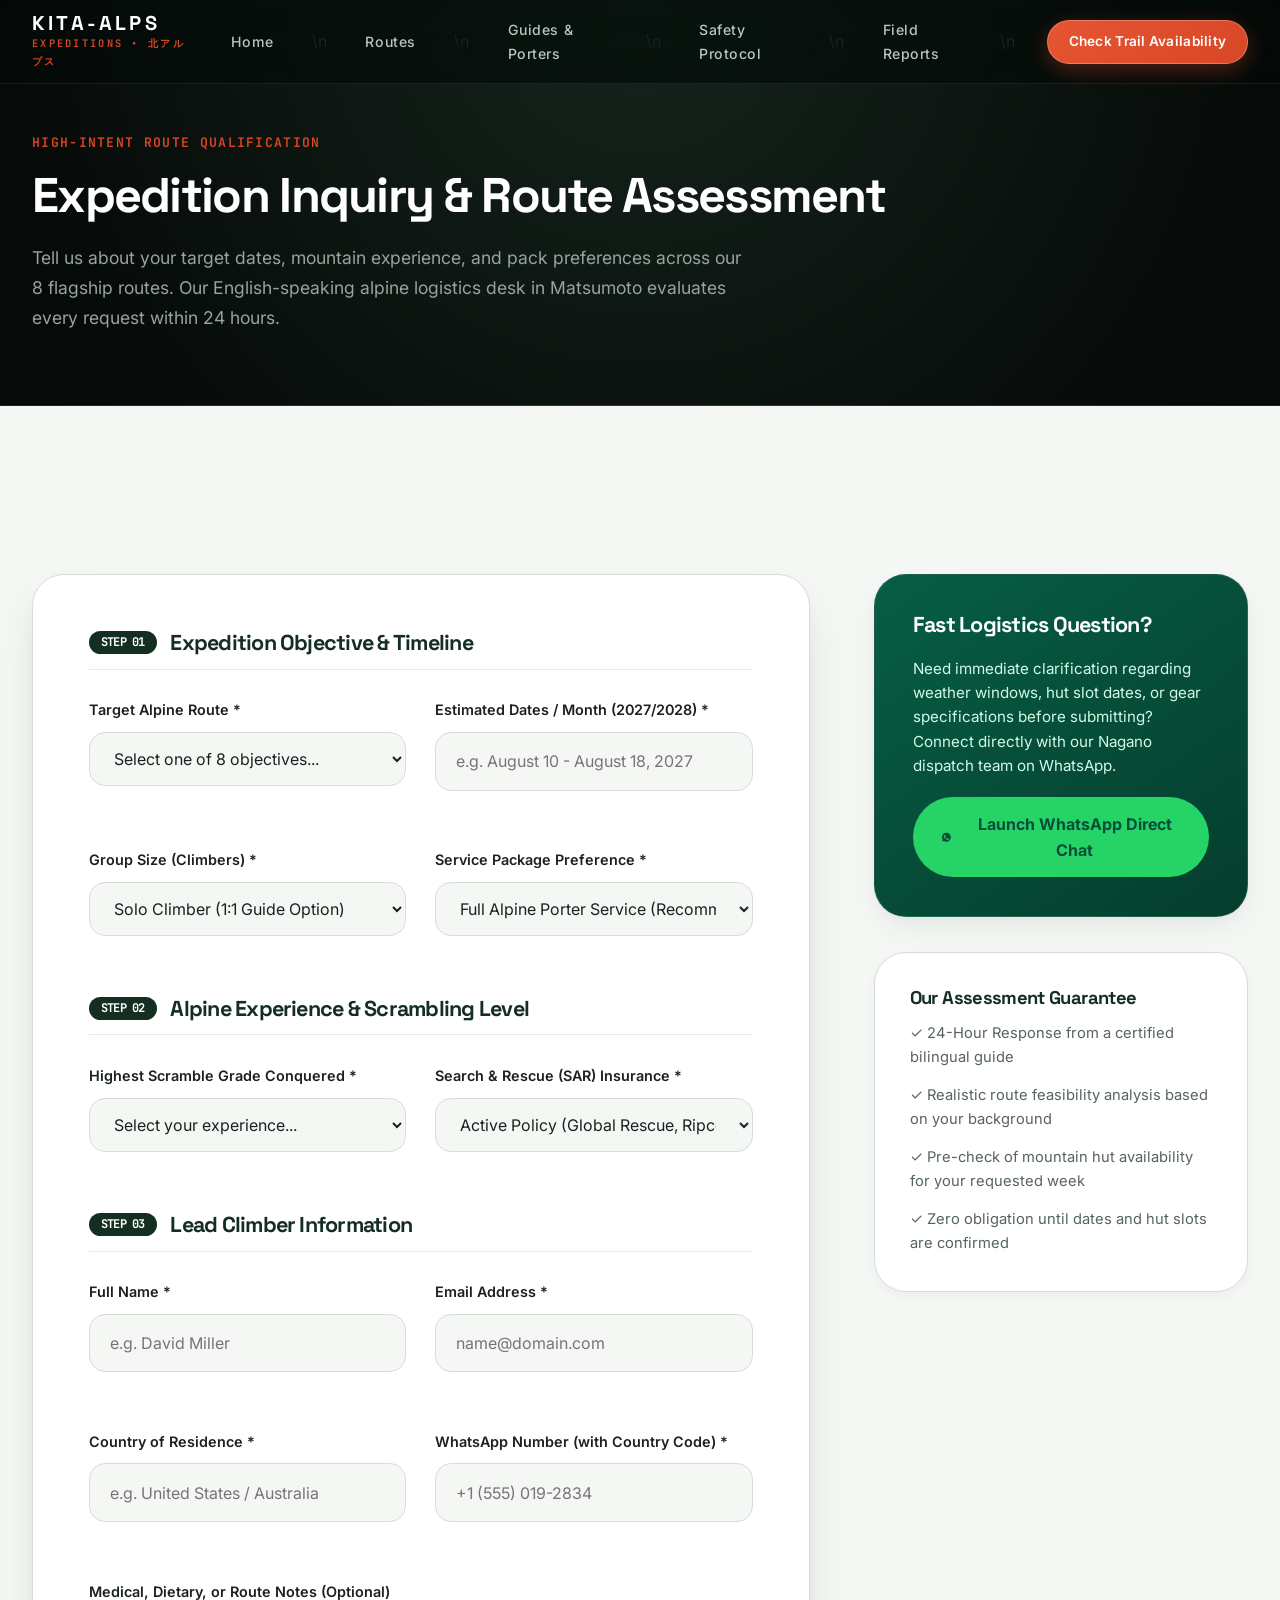
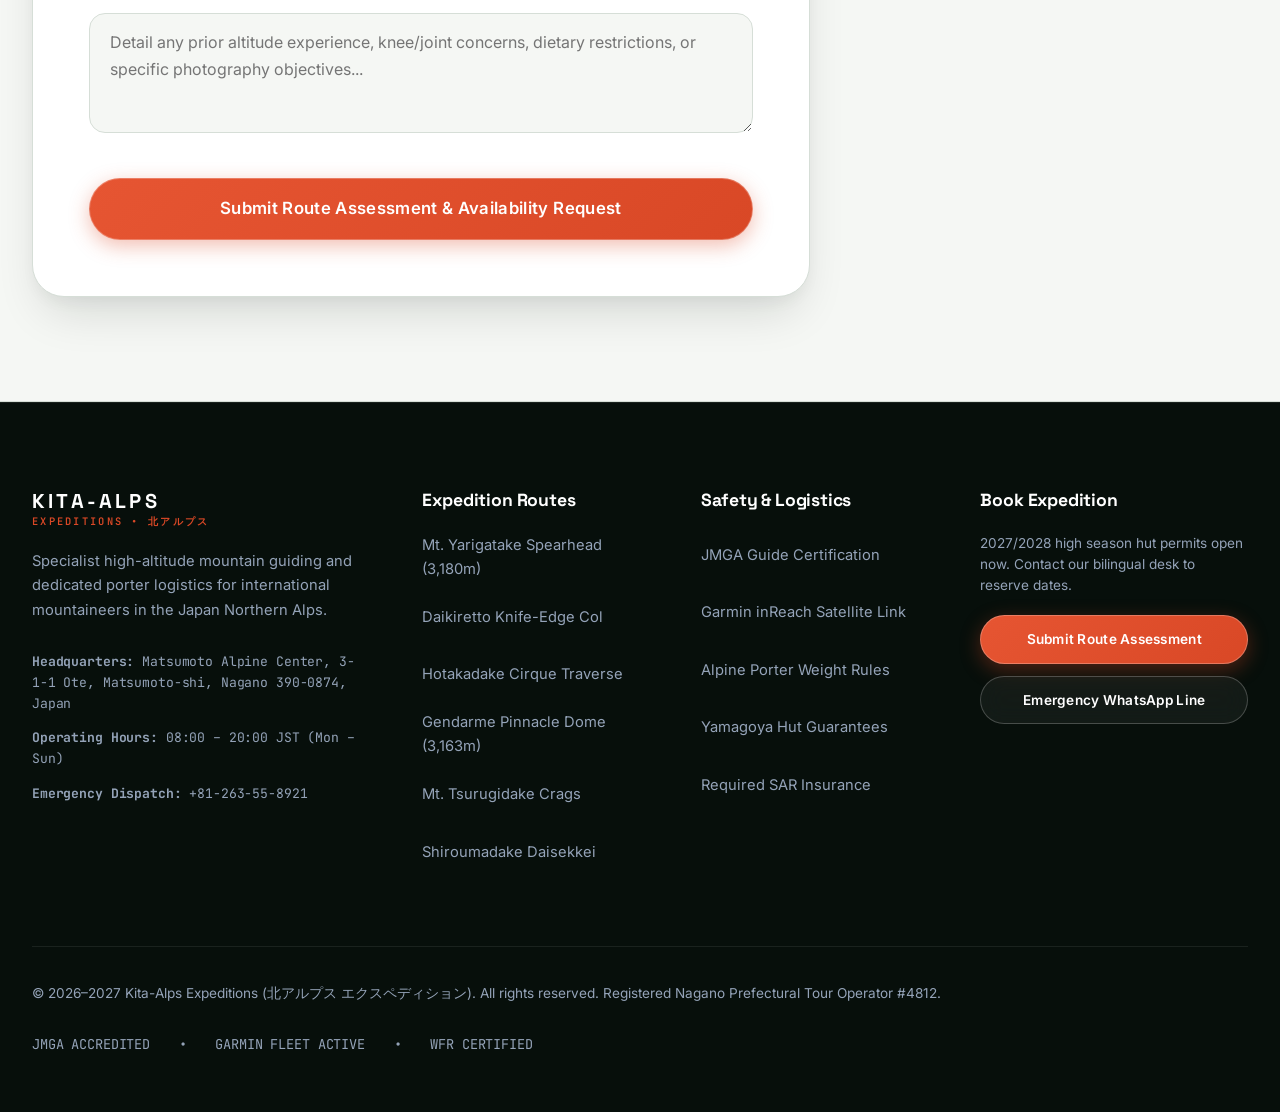
<file: inquiry.html>
<!DOCTYPE html>
<html lang="en">
<head>
  <meta charset="UTF-8">
  <meta name="viewport" content="width=device-width, initial-scale=1.0">
  <title>Route Assessment &amp; Trek Inquiry | Kita-Alps Expeditions</title>
  <meta name="description" content="Submit a route inquiry for certified alpine guiding and porter logistics across 8 Northern Alps routes. Fast assessment and hut slot availability.">
  <link rel="canonical" href="https://kita-alps-expeditions.com/inquiry.html">
  <link rel="stylesheet" href="assets/css/style.css">
</head>
<body>
  <!-- Top Sticky Navigation Bar (Mewah & Elegan) -->
  <header class="site-header" role="banner">
    <div class="container header-inner">
      <a href="index.html" class="brand" aria-label="Kita-Alps Expeditions Home">
        <div class="brand-text-wrap">
          <span class="brand-name">KITA-ALPS</span>
          <span class="brand-sub">EXPEDITIONS • 北アルプス</span>
        </div>
      </a>
      <nav class="nav-menu" aria-label="Main Navigation">
        <a href="index.html" class="nav-link">Home</a>\n        <a href="routes.html" class="nav-link">Routes</a>\n        <a href="services.html" class="nav-link">Guides & Porters</a>\n        <a href="safety.html" class="nav-link">Safety Protocol</a>\n        <a href="reviews.html" class="nav-link">Field Reports</a>\n        
      </nav>
      <div class="header-actions">
        <a href="inquiry.html" class="btn btn-accent" style="font-size:0.85rem; padding:0.6rem 1.3rem;">Check Trail Availability</a>
        <button class="mobile-toggle" aria-label="Toggle navigation menu" aria-expanded="false">
          <span></span><span></span><span></span>
        </button>
      </div>
    </div>
  </header>
  <div class="mobile-drawer" role="dialog" aria-modal="true" aria-label="Mobile Navigation Menu">
    <ul class="mobile-nav-list">
      <li><a href="index.html" class="mobile-nav-link">Home</a></li>
      <li><a href="routes.html" class="mobile-nav-link">Expedition Routes</a></li>
      <li><a href="services.html" class="mobile-nav-link">Guides &amp; Porter Logistics</a></li>
      <li><a href="safety.html" class="mobile-nav-link">Safety &amp; JMGA Credentials</a></li>
      <li><a href="reviews.html" class="mobile-nav-link">Hiker Field Reports</a></li>
      <li><a href="inquiry.html" class="mobile-nav-link">Route Assessment &amp; Booking</a></li>
    </ul>
    <div style="margin-top:1.5rem; display:flex; flex-direction:column; gap:1rem;">
      <a href="inquiry.html" class="btn btn-accent" style="width:100%;">Check Trail Availability</a>
      <a href="https://wa.me/818012345678?text=Hello%20Kita-Alps%20Expeditions,%20I'd%20like%20to%20inquire%20about%20a%20guided%20trek" target="_blank" rel="noopener noreferrer" class="btn btn-whatsapp" style="width:100%;">
        Direct WhatsApp Desk
      </a>
    </div>
  </div>

  <main>
    <section class="inquiry-hero-section">
      <div class="container">
        <div class="section-eyebrow">HIGH-INTENT ROUTE QUALIFICATION</div>
        <h1 class="section-title">Expedition Inquiry &amp; Route Assessment</h1>
        <p class="section-desc">
          Tell us about your target dates, mountain experience, and pack preferences across our 8 flagship routes. Our English-speaking alpine logistics desk in Matsumoto evaluates every request within 24 hours.
        </p>
      </div>
    </section>

    <!-- Form Section -->
    <section class="section-padding" style="background:var(--color-bg-canvas); border-bottom:1px solid var(--color-border);">
      <div class="container">
        <div class="form-layout-grid">
          <!-- Form Card -->
          <div class="trek-form-card">
            <form id="trekInquiryForm" name="trek-inquiry" method="POST" data-netlify="true" action="/inquiry.html?submitted=true">
              <input type="hidden" name="form-name" value="trek-inquiry">

              <!-- Step 1: Objective & Dates -->
              <h3 class="form-step-title">
                <span class="step-badge">STEP 01</span>
                Expedition Objective &amp; Timeline
              </h3>

              <div class="form-row">
                <div class="form-group">
                  <label for="inquiryRoute" class="form-label">Target Alpine Route *</label>
                  <select id="inquiryRoute" name="target_route" class="form-select" required>
                    <option value="">Select one of 8 objectives...</option>
                    <option value="Mt. Yarigatake Spearhead (3D/2N)">01 • Mt. Yarigatake Spearhead (3,180m - 3D/2N)</option>
                    <option value="Daikiretto Knife-Edge Col (4D/3N)">02 • Daikiretto Knife-Edge Col (2,740m - 4D/3N)</option>
                    <option value="Hotakadake Cirque Traverse (3D/2N)">03 • Hotakadake Cirque Traverse (3,190m - 3D/2N)</option>
                    <option value="Gendarme Pinnacle Dome (3D/2N)">04 • Gendarme Pinnacle Dome (3,163m - 3D/2N)</option>
                    <option value="Mt. Tsurugidake Technical (3D/2N)">05 • Mt. Tsurugidake Technical Crags (2,999m - 3D/2N)</option>
                    <option value="Shiroumadake Daisekkei (2D/1N)">06 • Shiroumadake Snow Couloir (2,932m - 2D/1N)</option>
                    <option value="Jonendake Skyline (2D/1N)">07 • Jonendake Panorama Skyline (2,857m - 2D/1N)</option>
                    <option value="Yakedake Volcano Col (1D)">08 • Yakedake Volcano Day-Trek (2,455m - 1D)</option>
                    <option value="Custom Private Multi-Day Traverse">Custom Private Multi-Day Traverse</option>
                  </select>
                </div>

                <div class="form-group">
                  <label for="inquiryDates" class="form-label">Estimated Dates / Month (2027/2028) *</label>
                  <input type="text" id="inquiryDates" name="target_dates" class="form-input" placeholder="e.g. August 10 - August 18, 2027" required>
                </div>
              </div>

              <div class="form-row">
                <div class="form-group">
                  <label for="groupSize" class="form-label">Group Size (Climbers) *</label>
                  <select id="groupSize" name="group_size" class="form-select" required>
                    <option value="1">Solo Climber (1:1 Guide Option)</option>
                    <option value="2">2 Climbers (Ideal 1:2 Ratio)</option>
                    <option value="3-4">3–4 Climbers (Standard 1:4 Ratio)</option>
                    <option value="5+">5+ Climbers (Dual Guide Team Required)</option>
                  </select>
                </div>

                <div class="form-group">
                  <label for="serviceTier" class="form-label">Service Package Preference *</label>
                  <select id="serviceTier" name="service_tier" class="form-select" required>
                    <option value="Full Alpine Porter Service (Recommended)">Full Alpine Porter Service (Recommended - 6.5kg Light Pack)</option>
                    <option value="Alpine Route Guide Only">Alpine Route Guide Only (Self-Carry 18kg)</option>
                    <option value="Custom Private Expedition">Custom Private Expedition</option>
                  </select>
                </div>
              </div>

              <!-- Step 2: Experience & Fitness -->
              <h3 class="form-step-title" style="margin-top:2rem;">
                <span class="step-badge">STEP 02</span>
                Alpine Experience &amp; Scrambling Level
              </h3>

              <div class="form-row">
                <div class="form-group">
                  <label for="experienceLevel" class="form-label">Highest Scramble Grade Conquered *</label>
                  <select id="experienceLevel" name="experience_level" class="form-select" required>
                    <option value="">Select your experience...</option>
                    <option value="Class 1-2 (Trail hiking, minimal rock hands)">Class 1-2 (Trail hiking, minimal rock hands)</option>
                    <option value="Class 3 (Moderate scrambling, hands on rock)">Class 3 (Moderate scrambling, hands on rock)</option>
                    <option value="Class 4 (Vertical chains, ladders, high exposure)">Class 4 (Vertical chains, ladders, high exposure)</option>
                    <option value="Technical Climbing (Roped lead climbing)">Technical Climbing (Roped lead climbing / 5.6+)</option>
                  </select>
                </div>

                <div class="form-group">
                  <label for="insuranceStatus" class="form-label">Search &amp; Rescue (SAR) Insurance *</label>
                  <select id="insuranceStatus" name="sar_insurance" class="form-select" required>
                    <option value="Active Policy (Global Rescue, Ripcord, etc.)">Active Policy (Global Rescue, Ripcord, etc.)</option>
                    <option value="Planning to purchase before departure">Planning to purchase before departure</option>
                    <option value="Need recommendation from Kita-Alps team">Need recommendation from Kita-Alps team</option>
                  </select>
                </div>
              </div>

              <!-- Step 3: Contact Details -->
              <h3 class="form-step-title" style="margin-top:2rem;">
                <span class="step-badge">STEP 03</span>
                Lead Climber Information
              </h3>

              <div class="form-row">
                <div class="form-group">
                  <label for="clientName" class="form-label">Full Name *</label>
                  <input type="text" id="clientName" name="full_name" class="form-input" placeholder="e.g. David Miller" required>
                </div>

                <div class="form-group">
                  <label for="clientEmail" class="form-label">Email Address *</label>
                  <input type="email" id="clientEmail" name="email" class="form-input" placeholder="name@domain.com" required>
                </div>
              </div>

              <div class="form-row">
                <div class="form-group">
                  <label for="clientCountry" class="form-label">Country of Residence *</label>
                  <input type="text" id="clientCountry" name="country" class="form-input" placeholder="e.g. United States / Australia" required>
                </div>

                <div class="form-group">
                  <label for="clientWhatsapp" class="form-label">WhatsApp Number (with Country Code) *</label>
                  <input type="tel" id="clientWhatsapp" name="whatsapp" class="form-input" placeholder="+1 (555) 019-2834" required>
                </div>
              </div>

              <div class="form-group">
                <label for="clientNotes" class="form-label">Medical, Dietary, or Route Notes (Optional)</label>
                <textarea id="clientNotes" name="notes" class="form-textarea" placeholder="Detail any prior altitude experience, knee/joint concerns, dietary restrictions, or specific photography objectives..."></textarea>
              </div>

              <button type="submit" class="btn btn-accent" style="width:100%; padding:1rem; font-size:1.05rem; margin-top:1rem;">
                Submit Route Assessment &amp; Availability Request
              </button>
            </form>
          </div>

          <!-- Form Aside Info -->
          <div class="form-help-card">
            <div class="whatsapp-box">
              <h4>Fast Logistics Question?</h4>
              <p>
                Need immediate clarification regarding weather windows, hut slot dates, or gear specifications before submitting? Connect directly with our Nagano dispatch team on WhatsApp.
              </p>
              <button id="waDirectAction" class="btn-whatsapp" type="button">
                <svg width="20" height="20" viewBox="0 0 24 24" fill="currentColor"><path d="M12.031 6.172c-3.181 0-5.767 2.586-5.768 5.766-.001 1.298.38 2.27 1.019 3.287l-.582 2.128 2.182-.573c.978.58 1.911.928 3.145.929 3.178 0 5.767-2.587 5.768-5.766.001-3.187-2.575-5.77-5.764-5.771zm3.392 8.244c-.144.405-.837.774-1.17.824-.312.045-.634.072-1.026-.057-.234-.077-.525-.192-.916-.36-1.637-.704-2.704-2.355-2.787-2.466-.082-.112-.667-.888-.667-1.694 0-.806.422-1.202.572-1.365.15-.164.33-.205.441-.205.111 0 .222.001.32.006.103.004.24-.04.375.285.14.337.477 1.164.519 1.25.042.085.07.185.014.296-.057.112-.085.182-.17.28-.085.099-.178.222-.254.297-.085.084-.174.175-.075.344.099.169.439.723.942 1.172.648.577 1.194.757 1.363.841.17.085.27.07.37-.044.101-.115.434-.505.549-.679.115-.174.23-.145.388-.086.158.058 1.002.472 1.174.558.172.085.287.128.33.199.043.072.043.415-.101.82z"/></svg>
                Launch WhatsApp Direct Chat
              </button>
            </div>

            <div class="help-widget">
              <h4 style="font-size:1.15rem; margin-bottom:0.75rem; color:var(--color-primary-forest);">Our Assessment Guarantee</h4>
              <ul style="list-style:none; display:flex; flex-direction:column; gap:0.85rem; font-size:0.92rem; color:var(--color-text-muted);">
                <li>✓ 24-Hour Response from a certified bilingual guide</li>
                <li>✓ Realistic route feasibility analysis based on your background</li>
                <li>✓ Pre-check of mountain hut availability for your requested week</li>
                <li>✓ Zero obligation until dates and hut slots are confirmed</li>
              </ul>
            </div>
          </div>
        </div>
      </div>
    </section>
  </main>

  <!-- Global Footer (Mewah & Tipografis) -->
  <footer class="site-footer" role="contentinfo">
    <div class="container">
      <div class="footer-grid">
        <div>
          <div class="brand" style="margin-bottom:1.2rem;">
            <div class="brand-text-wrap">
              <span class="brand-name">KITA-ALPS</span>
              <span class="brand-sub">EXPEDITIONS • 北アルプス</span>
            </div>
          </div>
          <p class="footer-tagline">
            Specialist high-altitude mountain guiding and dedicated porter logistics for international mountaineers in the Japan Northern Alps.
          </p>
          <div class="footer-nap-block mono-spec" style="font-size:0.82rem;">
            <div><strong>Headquarters:</strong> Matsumoto Alpine Center, 3-1-1 Ote, Matsumoto-shi, Nagano 390-0874, Japan</div>
            <div><strong>Operating Hours:</strong> 08:00 – 20:00 JST (Mon – Sun)</div>
            <div><strong>Emergency Dispatch:</strong> +81-263-55-8921</div>
          </div>
        </div>
        <div>
          <h4 class="footer-col-title">Expedition Routes</h4>
          <ul class="footer-links-list">
            <li><a href="routes.html#yarigatake" class="footer-link">Mt. Yarigatake Spearhead (3,180m)</a></li>
            <li><a href="routes.html#daikiretto" class="footer-link">Daikiretto Knife-Edge Col</a></li>
            <li><a href="routes.html#hotakadake" class="footer-link">Hotakadake Cirque Traverse</a></li>
            <li><a href="routes.html#gendarme" class="footer-link">Gendarme Pinnacle Dome (3,163m)</a></li>
            <li><a href="routes.html#tsurugidake" class="footer-link">Mt. Tsurugidake Crags</a></li>
            <li><a href="routes.html#shirouma" class="footer-link">Shiroumadake Daisekkei</a></li>
          </ul>
        </div>
        <div>
          <h4 class="footer-col-title">Safety &amp; Logistics</h4>
          <ul class="footer-links-list">
            <li><a href="safety.html#jmga" class="footer-link">JMGA Guide Certification</a></li>
            <li><a href="safety.html#inreach" class="footer-link">Garmin inReach Satellite Link</a></li>
            <li><a href="services.html#porter" class="footer-link">Alpine Porter Weight Rules</a></li>
            <li><a href="safety.html#yamagoya" class="footer-link">Yamagoya Hut Guarantees</a></li>
            <li><a href="safety.html#insurance" class="footer-link">Required SAR Insurance</a></li>
          </ul>
        </div>
        <div>
          <h4 class="footer-col-title">Book Expedition</h4>
          <p style="font-size:0.85rem; color:#94A3B8; margin-bottom:1.2rem; line-height:1.55;">
            2027/2028 high season hut permits open now. Contact our bilingual desk to reserve dates.
          </p>
          <a href="inquiry.html" class="btn btn-accent" style="width:100%; font-size:0.85rem; margin-bottom:0.75rem;">
            Submit Route Assessment
          </a>
          <a href="https://wa.me/818012345678?text=Hello%20Kita-Alps%20Expeditions,%20I'd%20like%20to%20inquire%20about%20a%20guided%20trek" target="_blank" rel="noopener noreferrer" class="btn btn-outline-white" style="width:100%; font-size:0.85rem;">
            Emergency WhatsApp Line
          </a>
        </div>
      </div>
      <div class="footer-bottom-bar">
        <div>
          &copy; 2026–2027 Kita-Alps Expeditions (北アルプス エクスペディション). All rights reserved. Registered Nagano Prefectural Tour Operator #4812.
        </div>
        <div class="footer-partners-strip mono-spec">
          <span>JMGA ACCREDITED</span> • <span>GARMIN FLEET ACTIVE</span> • <span>WFR CERTIFIED</span>
        </div>
      </div>
    </div>
  </footer>
  <script src="assets/js/main.js"></script>
</body>
</html>
</file>
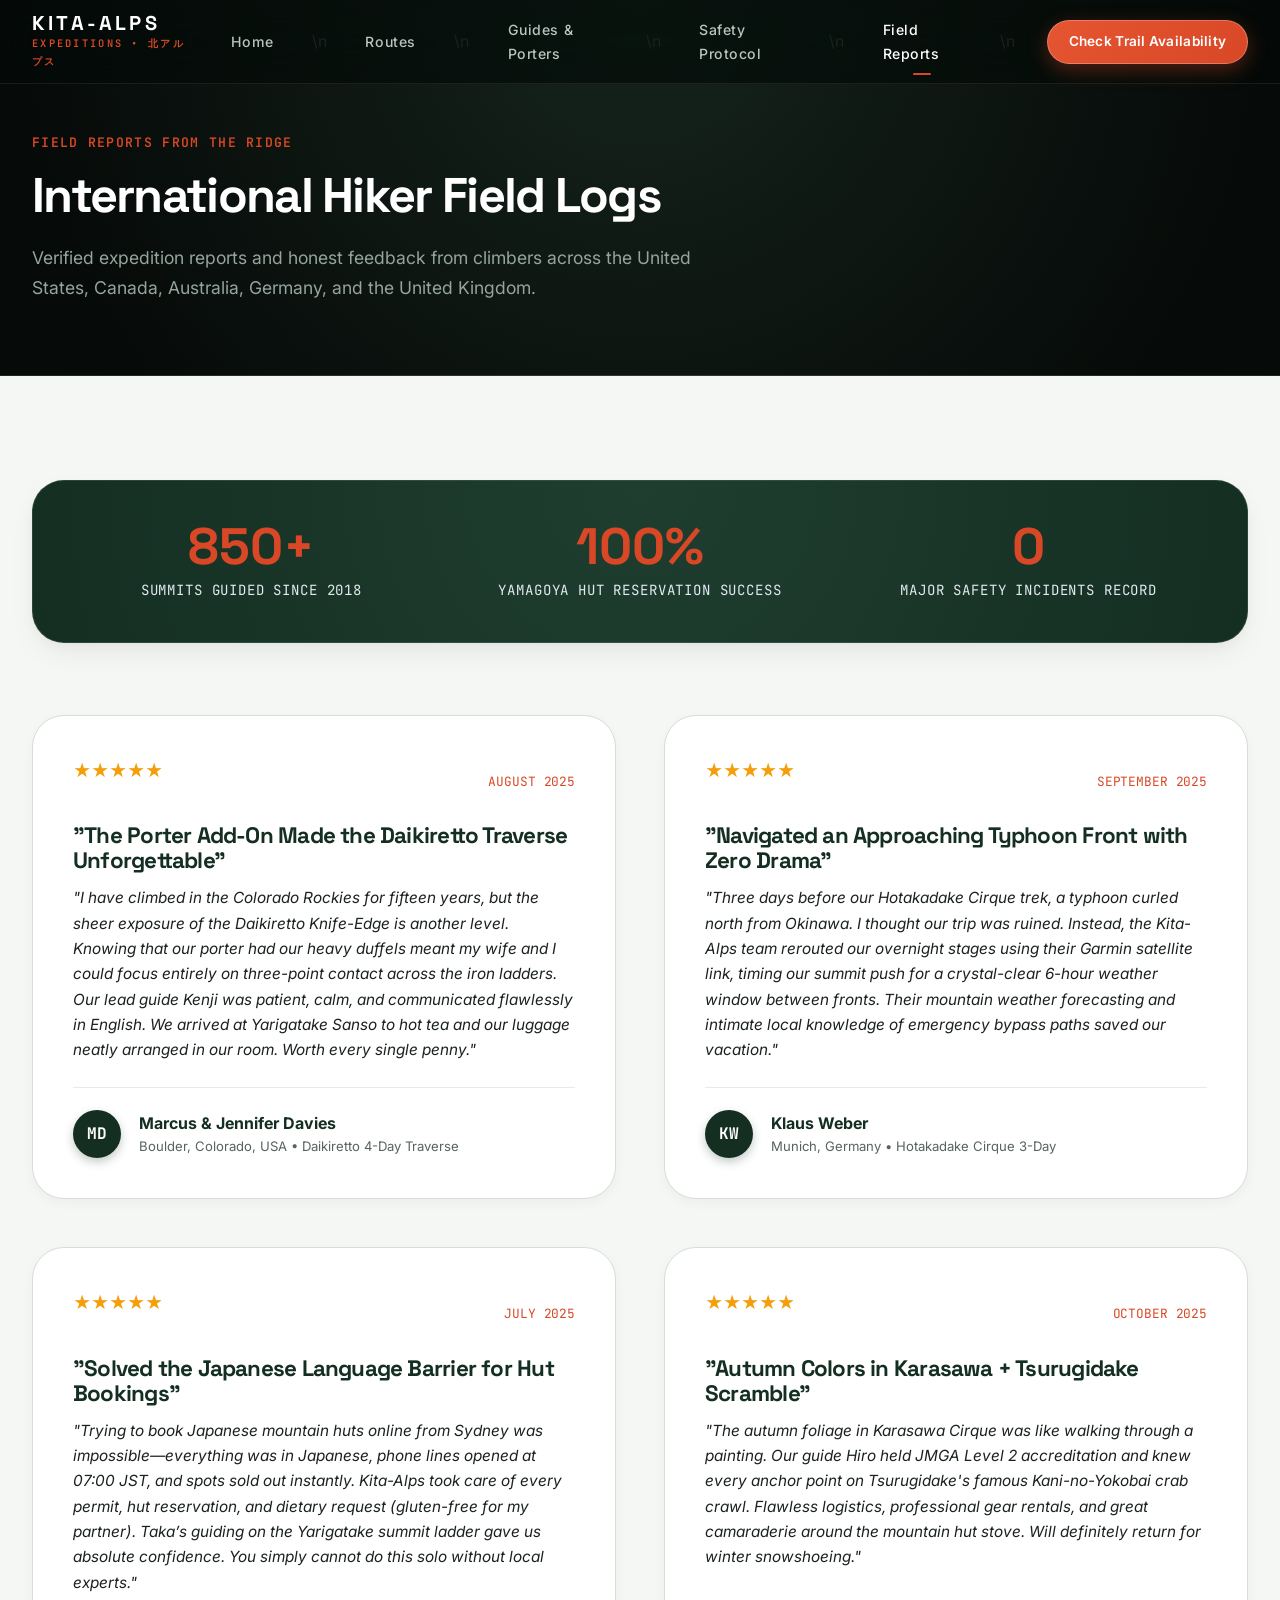
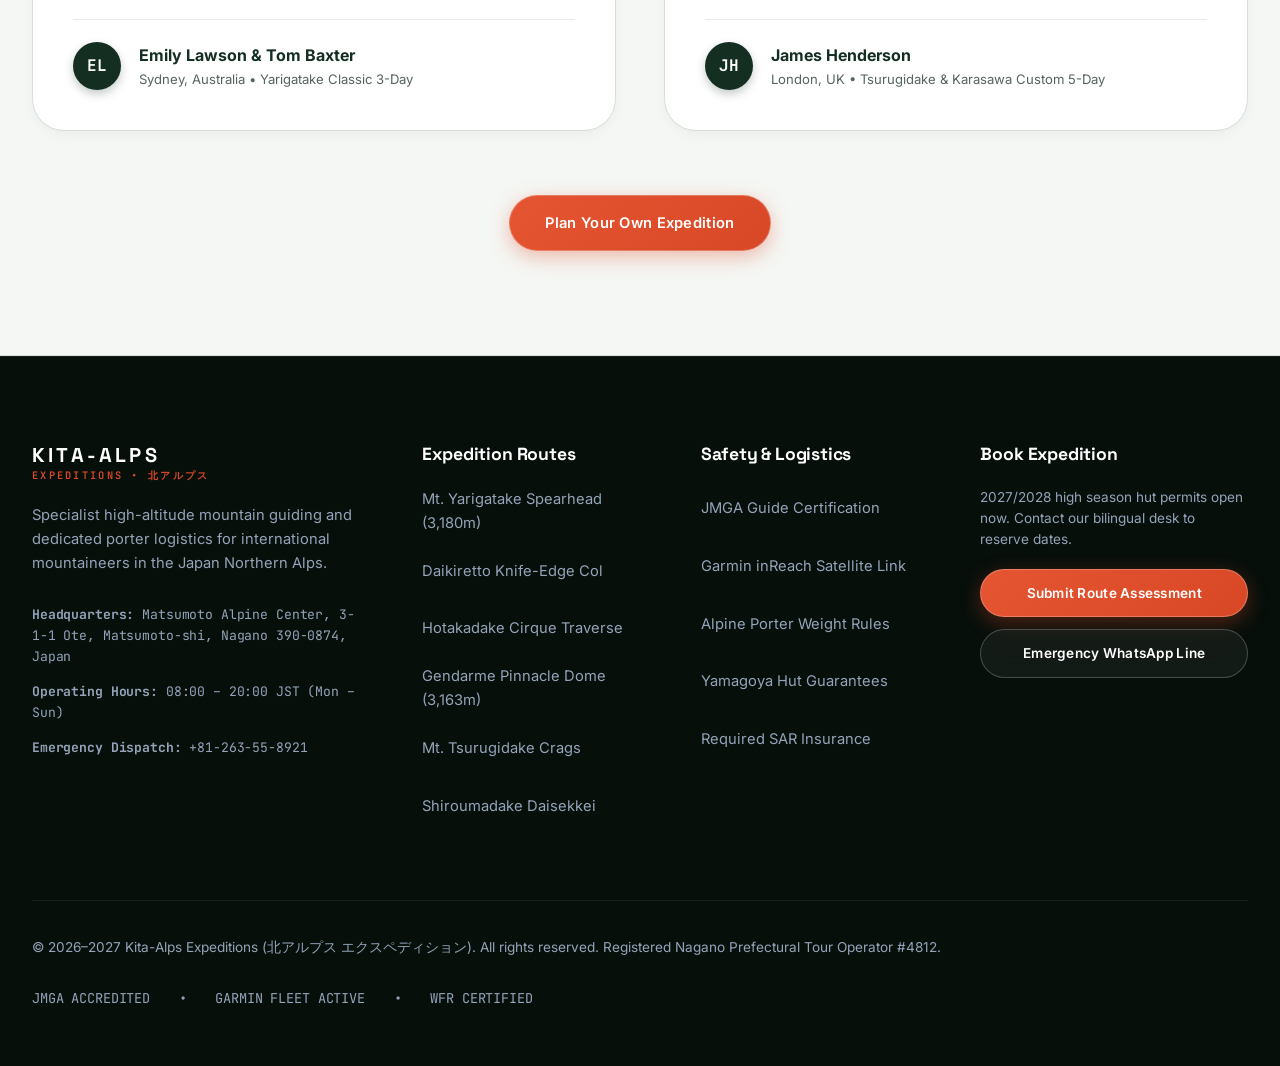
<file: reviews.html>
<!DOCTYPE html>
<html lang="en">
<head>
  <meta charset="UTF-8">
  <meta name="viewport" content="width=device-width, initial-scale=1.0">
  <title>Hiker Field Reports &amp; Verified Reviews | Kita-Alps Expeditions</title>
  <meta name="description" content="Read real expedition field reports from international climbers who tackled Mt. Yarigatake, Daikiretto, and Hotakadake with Kita-Alps certified guides.">
  <link rel="canonical" href="https://kita-alps-expeditions.com/reviews.html">
  <link rel="stylesheet" href="assets/css/style.css">
</head>
<body>
  <!-- Top Sticky Navigation Bar (Mewah & Elegan) -->
  <header class="site-header" role="banner">
    <div class="container header-inner">
      <a href="index.html" class="brand" aria-label="Kita-Alps Expeditions Home">
        <div class="brand-text-wrap">
          <span class="brand-name">KITA-ALPS</span>
          <span class="brand-sub">EXPEDITIONS • 北アルプス</span>
        </div>
      </a>
      <nav class="nav-menu" aria-label="Main Navigation">
        <a href="index.html" class="nav-link">Home</a>\n        <a href="routes.html" class="nav-link">Routes</a>\n        <a href="services.html" class="nav-link">Guides & Porters</a>\n        <a href="safety.html" class="nav-link">Safety Protocol</a>\n        <a href="reviews.html" class="nav-link active">Field Reports</a>\n        
      </nav>
      <div class="header-actions">
        <a href="inquiry.html" class="btn btn-accent" style="font-size:0.85rem; padding:0.6rem 1.3rem;">Check Trail Availability</a>
        <button class="mobile-toggle" aria-label="Toggle navigation menu" aria-expanded="false">
          <span></span><span></span><span></span>
        </button>
      </div>
    </div>
  </header>
  <div class="mobile-drawer" role="dialog" aria-modal="true" aria-label="Mobile Navigation Menu">
    <ul class="mobile-nav-list">
      <li><a href="index.html" class="mobile-nav-link">Home</a></li>
      <li><a href="routes.html" class="mobile-nav-link">Expedition Routes</a></li>
      <li><a href="services.html" class="mobile-nav-link">Guides &amp; Porter Logistics</a></li>
      <li><a href="safety.html" class="mobile-nav-link">Safety &amp; JMGA Credentials</a></li>
      <li><a href="reviews.html" class="mobile-nav-link">Hiker Field Reports</a></li>
      <li><a href="inquiry.html" class="mobile-nav-link">Route Assessment &amp; Booking</a></li>
    </ul>
    <div style="margin-top:1.5rem; display:flex; flex-direction:column; gap:1rem;">
      <a href="inquiry.html" class="btn btn-accent" style="width:100%;">Check Trail Availability</a>
      <a href="https://wa.me/818012345678?text=Hello%20Kita-Alps%20Expeditions,%20I'd%20like%20to%20inquire%20about%20a%20guided%20trek" target="_blank" rel="noopener noreferrer" class="btn btn-whatsapp" style="width:100%;">
        Direct WhatsApp Desk
      </a>
    </div>
  </div>

  <main>
    <section class="inquiry-hero-section">
      <div class="container">
        <div class="section-eyebrow">FIELD REPORTS FROM THE RIDGE</div>
        <h1 class="section-title">International Hiker Field Logs</h1>
        <p class="section-desc">
          Verified expedition reports and honest feedback from climbers across the United States, Canada, Australia, Germany, and the United Kingdom.
        </p>
      </div>
    </section>

    <!-- Full Field Reports Grid -->
    <section class="section-padding" style="background:var(--color-bg-canvas); border-bottom:1px solid var(--color-border);">
      <div class="container">
        <!-- Stats Banner -->
        <div class="metrics-counter-strip">
          <div>
            <div class="counter-num">850+</div>
            <div class="counter-label">SUMMITS GUIDED SINCE 2018</div>
          </div>
          <div>
            <div class="counter-num">100%</div>
            <div class="counter-label">YAMAGOYA HUT RESERVATION SUCCESS</div>
          </div>
          <div>
            <div class="counter-num">0</div>
            <div class="counter-label">MAJOR SAFETY INCIDENTS RECORD</div>
          </div>
        </div>

        <div style="display:grid; grid-template-columns:1fr 1fr; gap:3rem; margin-top:3.5rem;">
          <!-- Log 1 -->
          <article class="review-card">
            <div>
              <div style="display:flex; justify-content:space-between; align-items:center; margin-bottom:1rem;">
                <div class="review-stars">★★★★★</div>
                <div class="mono-spec" style="font-size:0.8rem; color:var(--color-accent-ridge);">AUGUST 2025</div>
              </div>
              <h3 style="font-size:1.4rem; margin-bottom:0.75rem; color:var(--color-primary-forest);">
                "The Porter Add-On Made the Daikiretto Traverse Unforgettable"
              </h3>
              <p class="review-text" style="font-size:0.96rem; margin-bottom:1.5rem;">
                "I have climbed in the Colorado Rockies for fifteen years, but the sheer exposure of the Daikiretto Knife-Edge is another level. Knowing that our porter had our heavy duffels meant my wife and I could focus entirely on three-point contact across the iron ladders. Our lead guide Kenji was patient, calm, and communicated flawlessly in English. We arrived at Yarigatake Sanso to hot tea and our luggage neatly arranged in our room. Worth every single penny."
              </p>
            </div>
            <div class="review-author-wrap">
              <div class="author-avatar-badge">MD</div>
              <div>
                <div class="author-name">Marcus &amp; Jennifer Davies</div>
                <div class="author-meta">Boulder, Colorado, USA • Daikiretto 4-Day Traverse</div>
              </div>
            </div>
          </article>

          <!-- Log 2 -->
          <article class="review-card">
            <div>
              <div style="display:flex; justify-content:space-between; align-items:center; margin-bottom:1rem;">
                <div class="review-stars">★★★★★</div>
                <div class="mono-spec" style="font-size:0.8rem; color:var(--color-accent-ridge);">SEPTEMBER 2025</div>
              </div>
              <h3 style="font-size:1.4rem; margin-bottom:0.75rem; color:var(--color-primary-forest);">
                "Navigated an Approaching Typhoon Front with Zero Drama"
              </h3>
              <p class="review-text" style="font-size:0.96rem; margin-bottom:1.5rem;">
                "Three days before our Hotakadake Cirque trek, a typhoon curled north from Okinawa. I thought our trip was ruined. Instead, the Kita-Alps team rerouted our overnight stages using their Garmin satellite link, timing our summit push for a crystal-clear 6-hour weather window between fronts. Their mountain weather forecasting and intimate local knowledge of emergency bypass paths saved our vacation."
              </p>
            </div>
            <div class="review-author-wrap">
              <div class="author-avatar-badge">KW</div>
              <div>
                <div class="author-name">Klaus Weber</div>
                <div class="author-meta">Munich, Germany • Hotakadake Cirque 3-Day</div>
              </div>
            </div>
          </article>

          <!-- Log 3 -->
          <article class="review-card">
            <div>
              <div style="display:flex; justify-content:space-between; align-items:center; margin-bottom:1rem;">
                <div class="review-stars">★★★★★</div>
                <div class="mono-spec" style="font-size:0.8rem; color:var(--color-accent-ridge);">JULY 2025</div>
              </div>
              <h3 style="font-size:1.4rem; margin-bottom:0.75rem; color:var(--color-primary-forest);">
                "Solved the Japanese Language Barrier for Hut Bookings"
              </h3>
              <p class="review-text" style="font-size:0.96rem; margin-bottom:1.5rem;">
                "Trying to book Japanese mountain huts online from Sydney was impossible—everything was in Japanese, phone lines opened at 07:00 JST, and spots sold out instantly. Kita-Alps took care of every permit, hut reservation, and dietary request (gluten-free for my partner). Taka’s guiding on the Yarigatake summit ladder gave us absolute confidence. You simply cannot do this solo without local experts."
              </p>
            </div>
            <div class="review-author-wrap">
              <div class="author-avatar-badge">EL</div>
              <div>
                <div class="author-name">Emily Lawson &amp; Tom Baxter</div>
                <div class="author-meta">Sydney, Australia • Yarigatake Classic 3-Day</div>
              </div>
            </div>
          </article>

          <!-- Log 4 -->
          <article class="review-card">
            <div>
              <div style="display:flex; justify-content:space-between; align-items:center; margin-bottom:1rem;">
                <div class="review-stars">★★★★★</div>
                <div class="mono-spec" style="font-size:0.8rem; color:var(--color-accent-ridge);">OCTOBER 2025</div>
              </div>
              <h3 style="font-size:1.4rem; margin-bottom:0.75rem; color:var(--color-primary-forest);">
                "Autumn Colors in Karasawa + Tsurugidake Scramble"
              </h3>
              <p class="review-text" style="font-size:0.96rem; margin-bottom:1.5rem;">
                "The autumn foliage in Karasawa Cirque was like walking through a painting. Our guide Hiro held JMGA Level 2 accreditation and knew every anchor point on Tsurugidake's famous Kani-no-Yokobai crab crawl. Flawless logistics, professional gear rentals, and great camaraderie around the mountain hut stove. Will definitely return for winter snowshoeing."
              </p>
            </div>
            <div class="review-author-wrap">
              <div class="author-avatar-badge">JH</div>
              <div>
                <div class="author-name">James Henderson</div>
                <div class="author-meta">London, UK • Tsurugidake &amp; Karasawa Custom 5-Day</div>
              </div>
            </div>
          </article>
        </div>

        <div style="margin-top:4rem; text-align:center;">
          <a href="inquiry.html" class="btn btn-accent" style="padding:0.9rem 2.2rem;">Plan Your Own Expedition</a>
        </div>
      </div>
    </section>
  </main>

  <!-- Global Footer (Mewah & Tipografis) -->
  <footer class="site-footer" role="contentinfo">
    <div class="container">
      <div class="footer-grid">
        <div>
          <div class="brand" style="margin-bottom:1.2rem;">
            <div class="brand-text-wrap">
              <span class="brand-name">KITA-ALPS</span>
              <span class="brand-sub">EXPEDITIONS • 北アルプス</span>
            </div>
          </div>
          <p class="footer-tagline">
            Specialist high-altitude mountain guiding and dedicated porter logistics for international mountaineers in the Japan Northern Alps.
          </p>
          <div class="footer-nap-block mono-spec" style="font-size:0.82rem;">
            <div><strong>Headquarters:</strong> Matsumoto Alpine Center, 3-1-1 Ote, Matsumoto-shi, Nagano 390-0874, Japan</div>
            <div><strong>Operating Hours:</strong> 08:00 – 20:00 JST (Mon – Sun)</div>
            <div><strong>Emergency Dispatch:</strong> +81-263-55-8921</div>
          </div>
        </div>
        <div>
          <h4 class="footer-col-title">Expedition Routes</h4>
          <ul class="footer-links-list">
            <li><a href="routes.html#yarigatake" class="footer-link">Mt. Yarigatake Spearhead (3,180m)</a></li>
            <li><a href="routes.html#daikiretto" class="footer-link">Daikiretto Knife-Edge Col</a></li>
            <li><a href="routes.html#hotakadake" class="footer-link">Hotakadake Cirque Traverse</a></li>
            <li><a href="routes.html#gendarme" class="footer-link">Gendarme Pinnacle Dome (3,163m)</a></li>
            <li><a href="routes.html#tsurugidake" class="footer-link">Mt. Tsurugidake Crags</a></li>
            <li><a href="routes.html#shirouma" class="footer-link">Shiroumadake Daisekkei</a></li>
          </ul>
        </div>
        <div>
          <h4 class="footer-col-title">Safety &amp; Logistics</h4>
          <ul class="footer-links-list">
            <li><a href="safety.html#jmga" class="footer-link">JMGA Guide Certification</a></li>
            <li><a href="safety.html#inreach" class="footer-link">Garmin inReach Satellite Link</a></li>
            <li><a href="services.html#porter" class="footer-link">Alpine Porter Weight Rules</a></li>
            <li><a href="safety.html#yamagoya" class="footer-link">Yamagoya Hut Guarantees</a></li>
            <li><a href="safety.html#insurance" class="footer-link">Required SAR Insurance</a></li>
          </ul>
        </div>
        <div>
          <h4 class="footer-col-title">Book Expedition</h4>
          <p style="font-size:0.85rem; color:#94A3B8; margin-bottom:1.2rem; line-height:1.55;">
            2027/2028 high season hut permits open now. Contact our bilingual desk to reserve dates.
          </p>
          <a href="inquiry.html" class="btn btn-accent" style="width:100%; font-size:0.85rem; margin-bottom:0.75rem;">
            Submit Route Assessment
          </a>
          <a href="https://wa.me/818012345678?text=Hello%20Kita-Alps%20Expeditions,%20I'd%20like%20to%20inquire%20about%20a%20guided%20trek" target="_blank" rel="noopener noreferrer" class="btn btn-outline-white" style="width:100%; font-size:0.85rem;">
            Emergency WhatsApp Line
          </a>
        </div>
      </div>
      <div class="footer-bottom-bar">
        <div>
          &copy; 2026–2027 Kita-Alps Expeditions (北アルプス エクスペディション). All rights reserved. Registered Nagano Prefectural Tour Operator #4812.
        </div>
        <div class="footer-partners-strip mono-spec">
          <span>JMGA ACCREDITED</span> • <span>GARMIN FLEET ACTIVE</span> • <span>WFR CERTIFIED</span>
        </div>
      </div>
    </div>
  </footer>
  <script src="assets/js/main.js"></script>
</body>
</html>
</file>
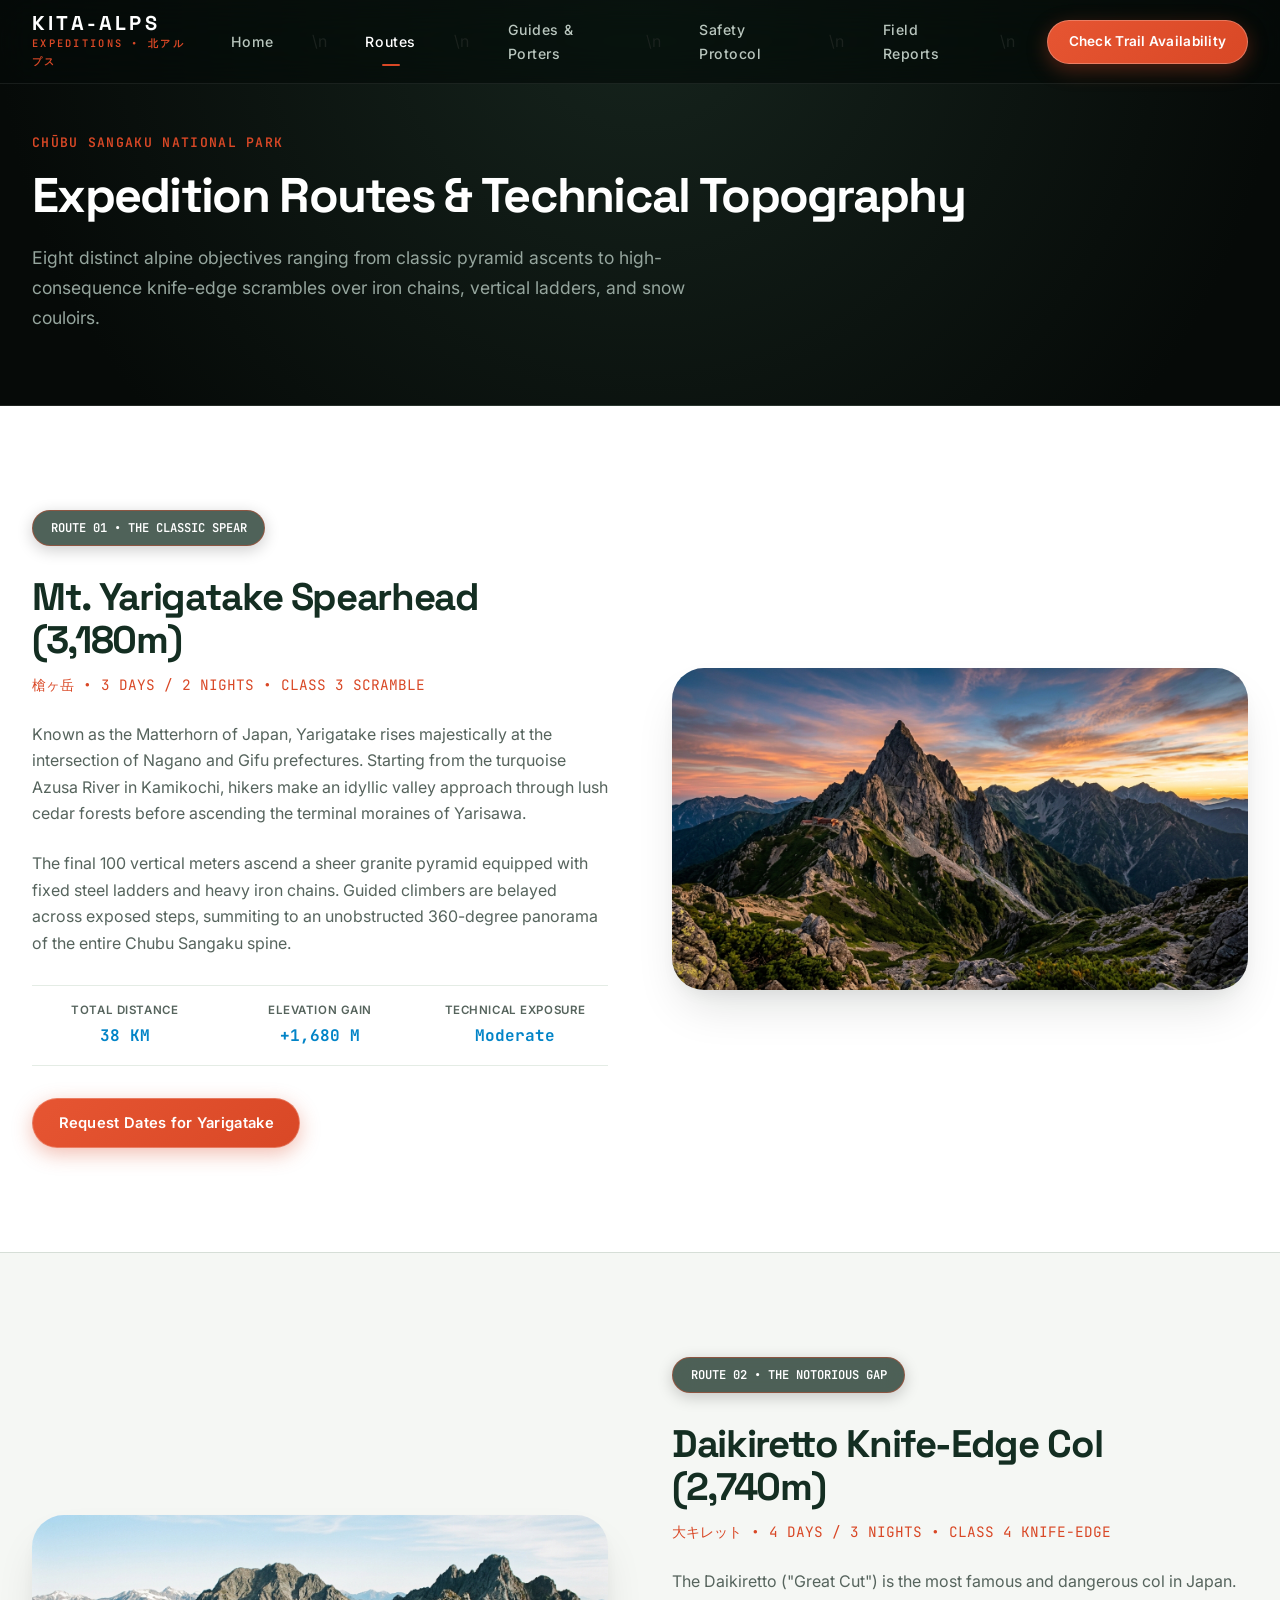
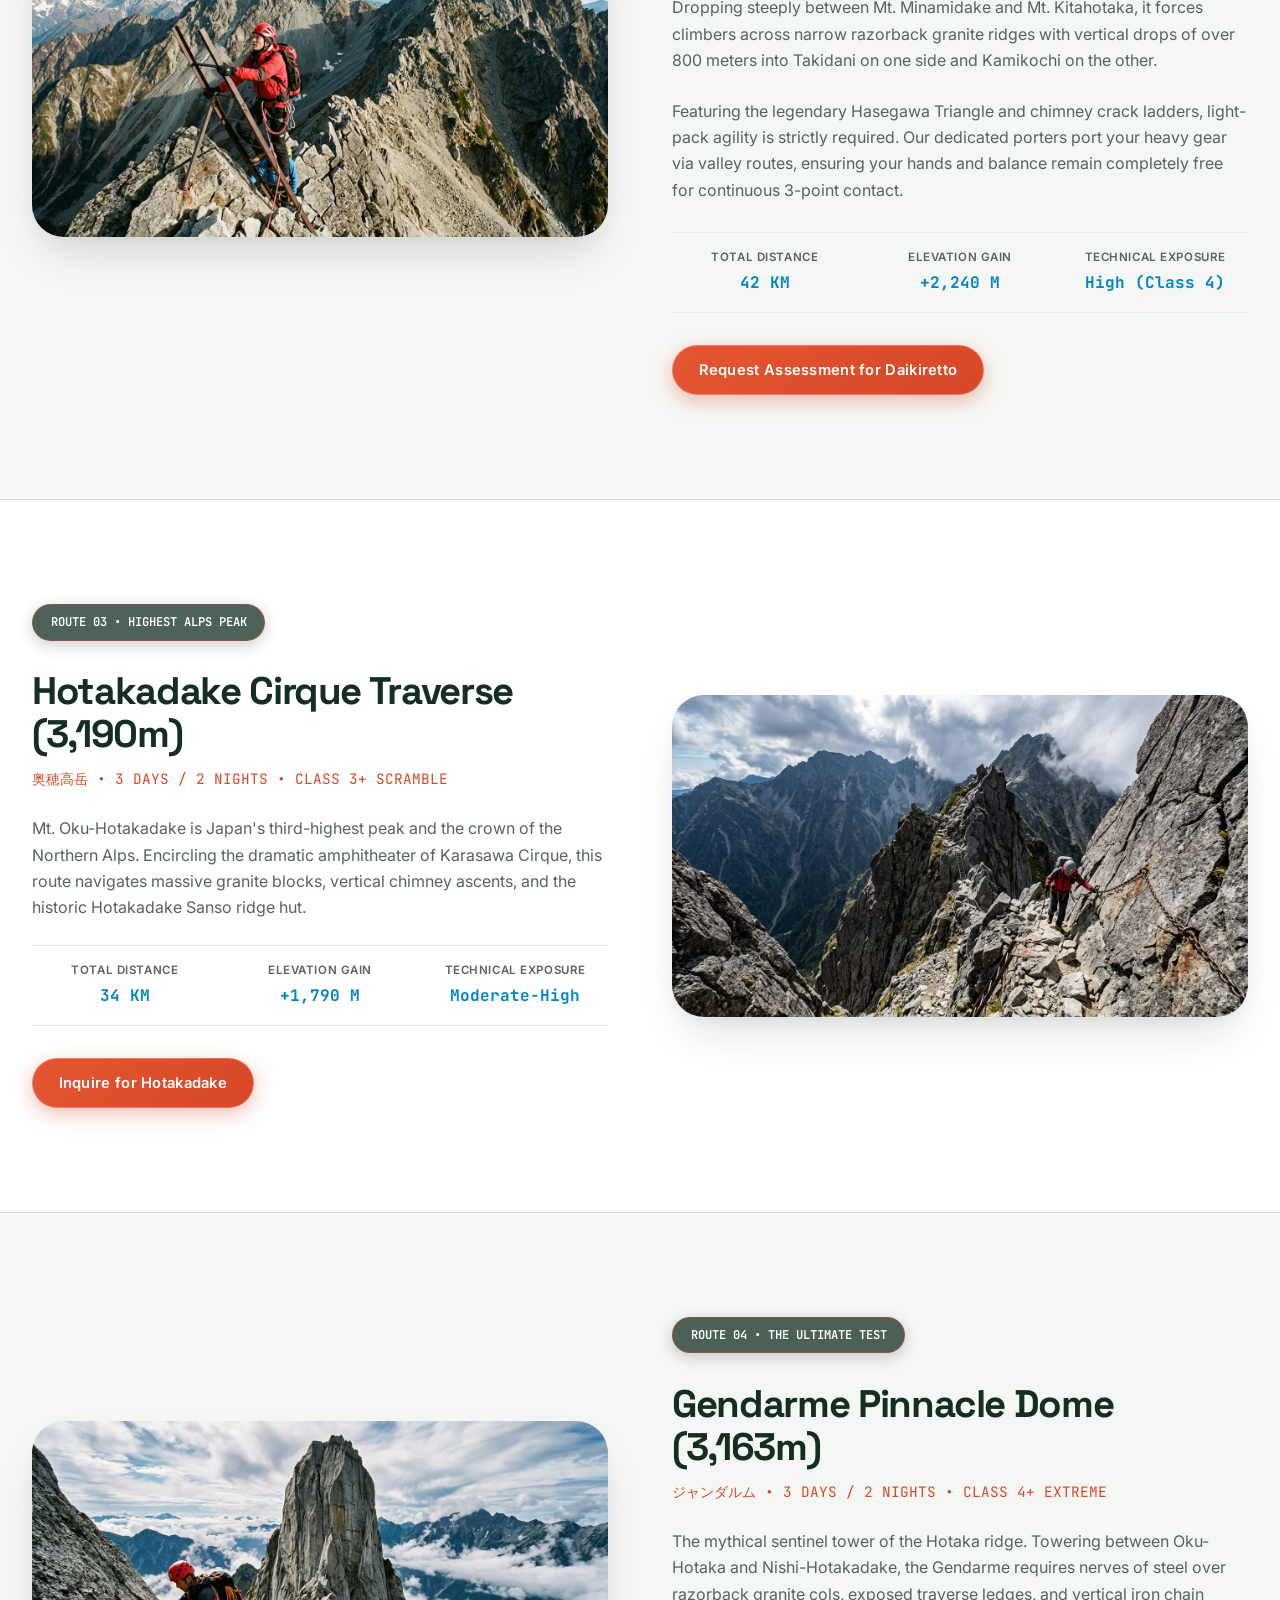
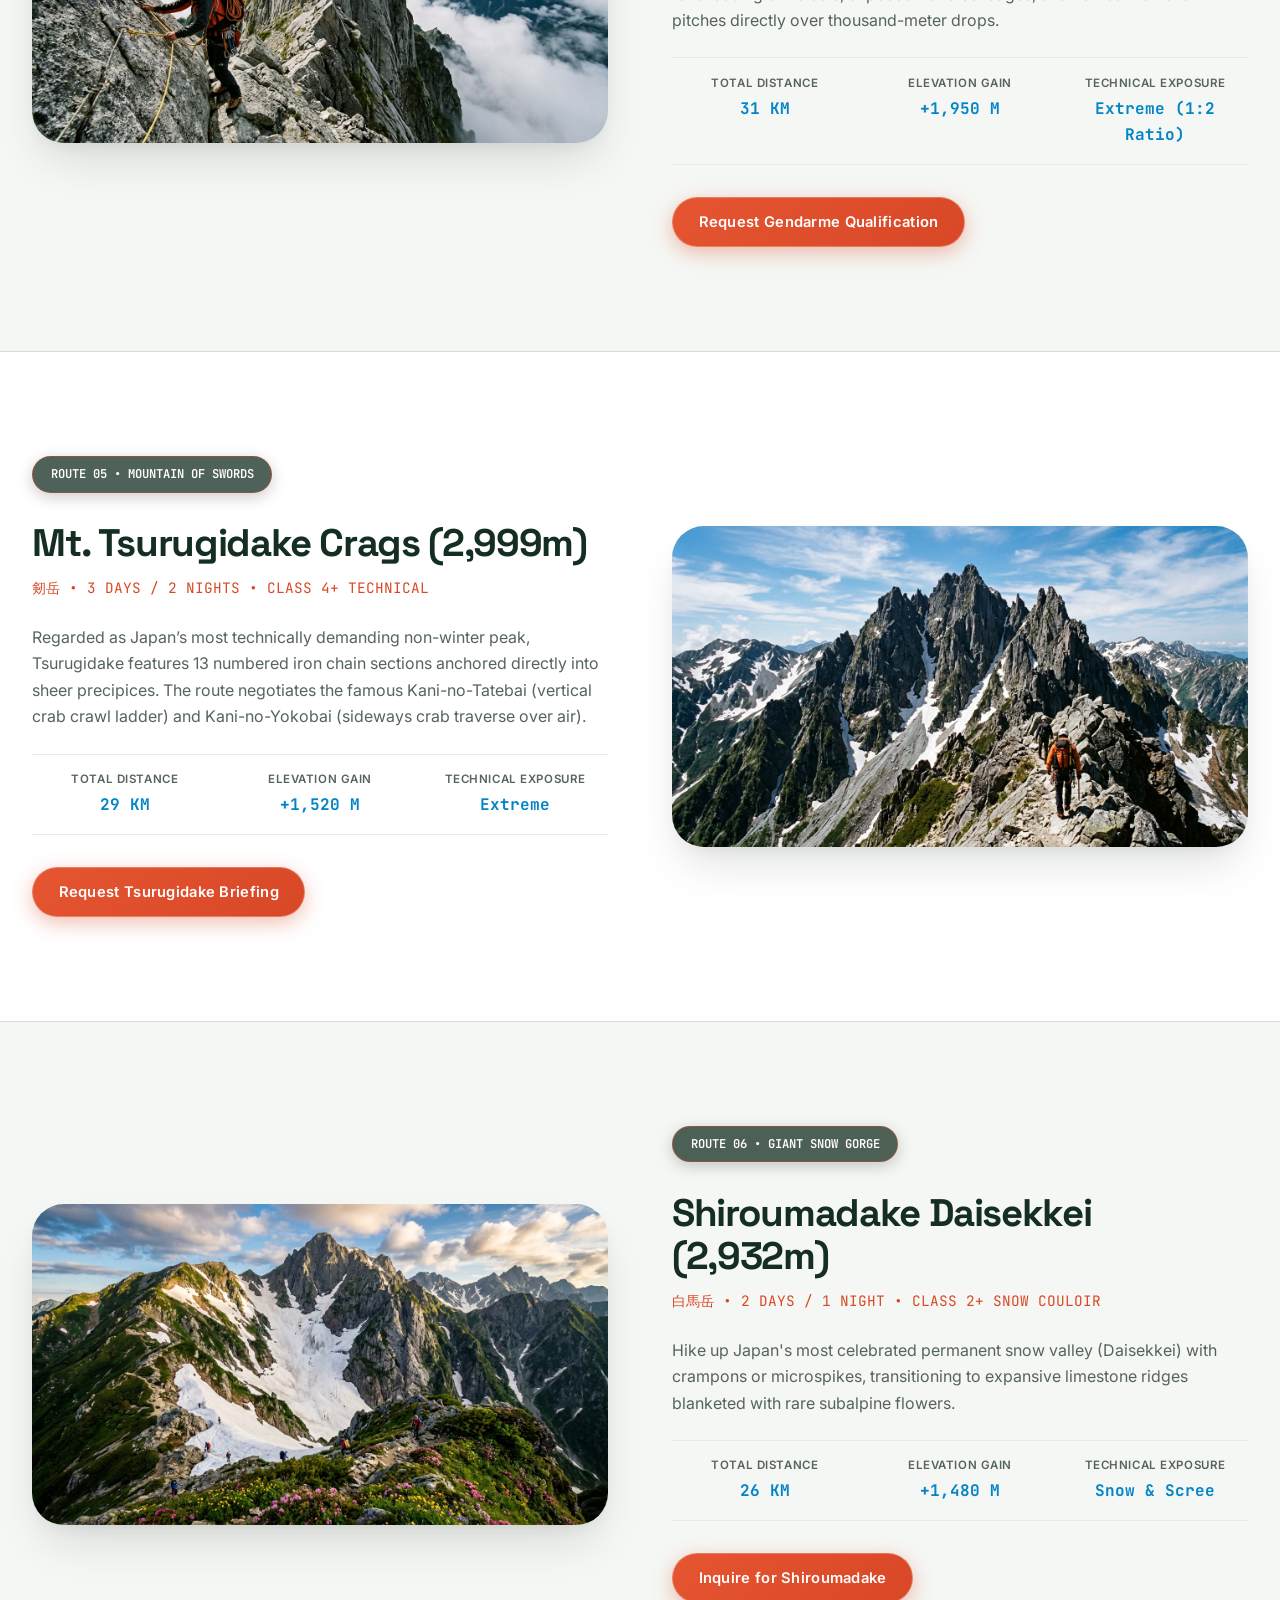
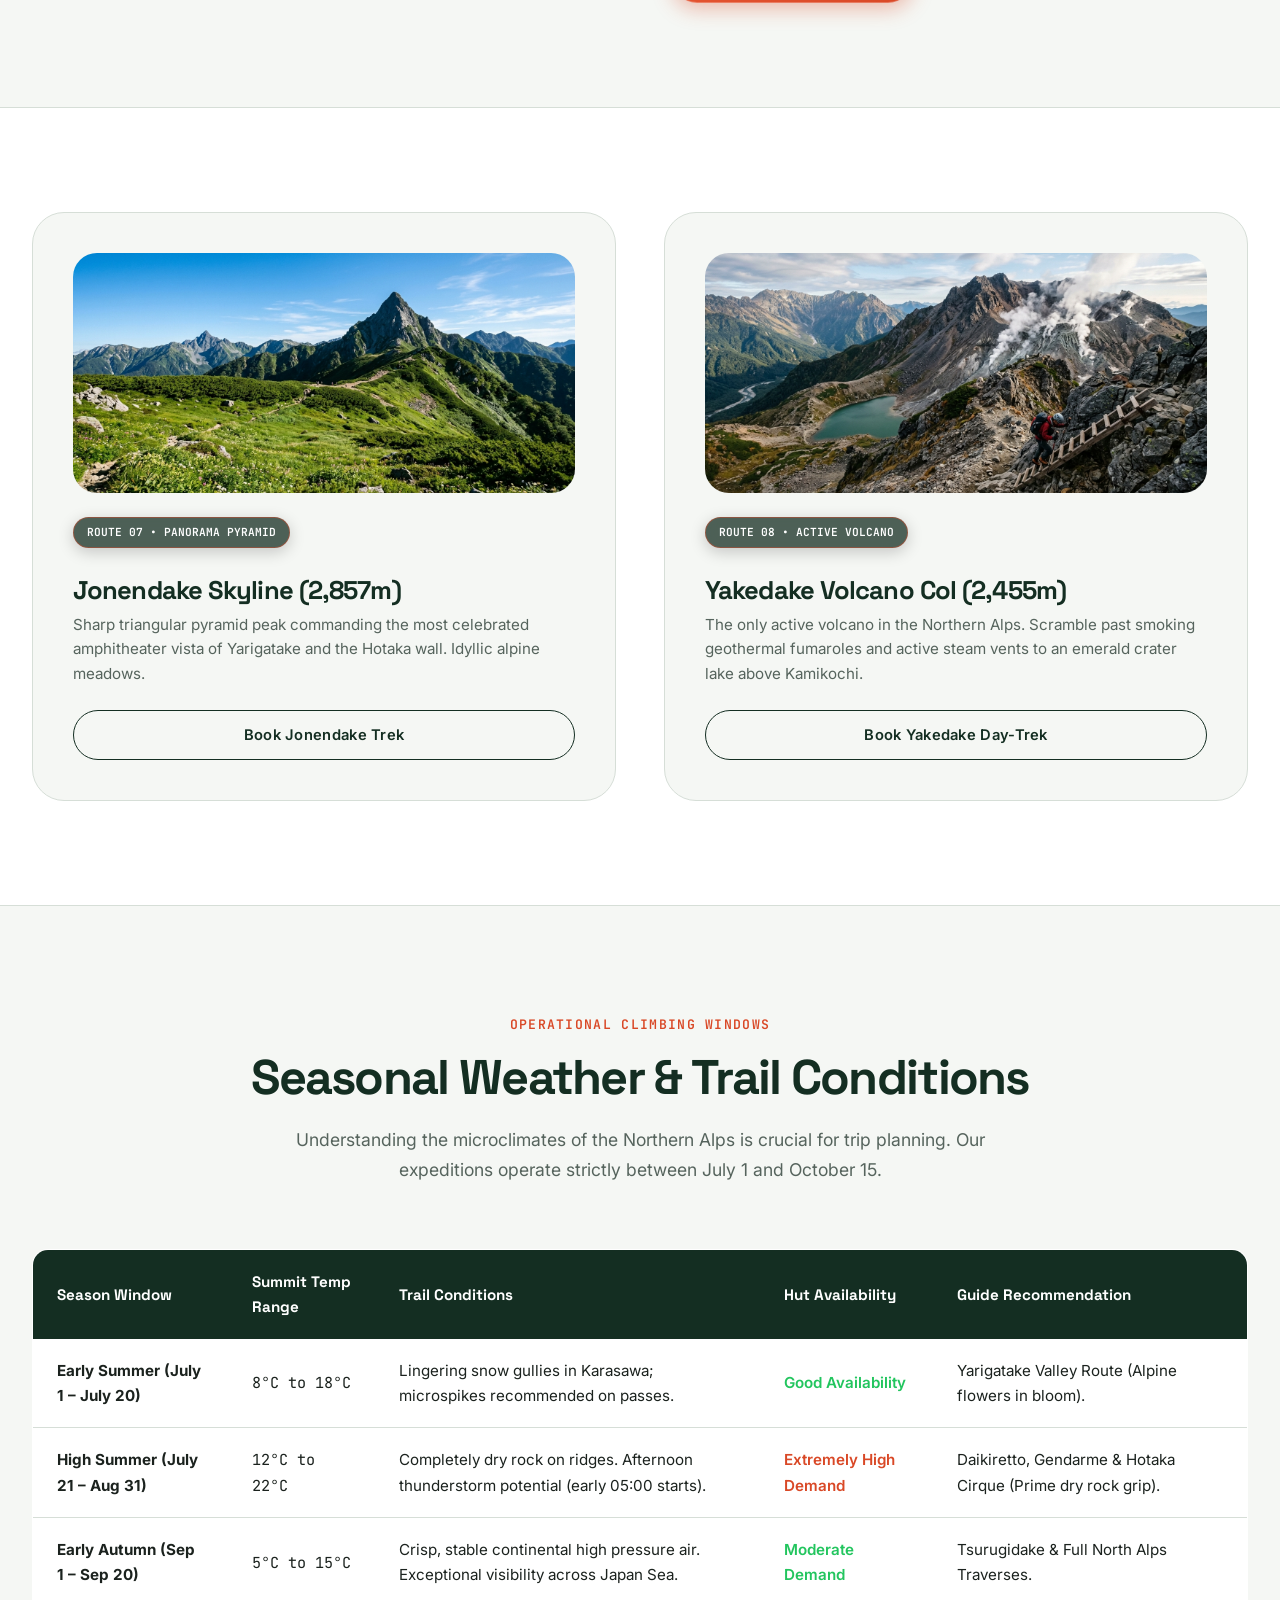
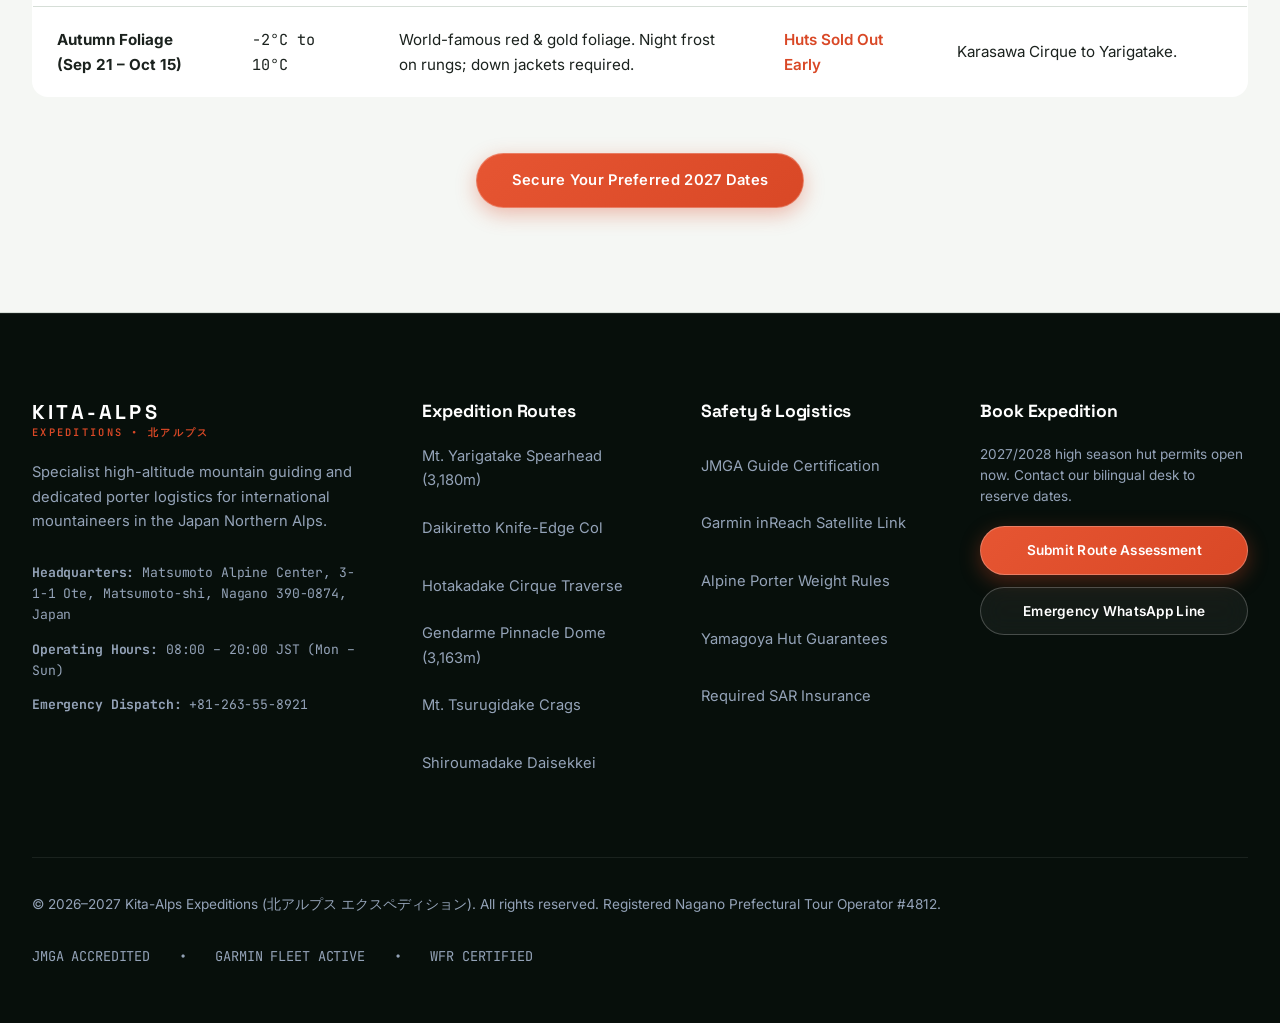
<file: routes.html>
<!DOCTYPE html>
<html lang="en">
<head>
  <meta charset="UTF-8">
  <meta name="viewport" content="width=device-width, initial-scale=1.0">
  <title>Expedition Routes &amp; Technical Topography | Kita-Alps Expeditions</title>
  <meta name="description" content="Explore detailed technical routes for Mt. Yarigatake, Daikiretto, Hotakadake, Gendarme, Tsurugidake, Shiroumadake, Jonendake, and Yakedake in Japan's Northern Alps.">
  <link rel="canonical" href="https://kita-alps-expeditions.com/routes.html">
  <link rel="stylesheet" href="assets/css/swiper-bundle.min.css">
  <link rel="stylesheet" href="assets/css/style.css">
</head>
<body>
  <!-- Top Sticky Navigation Bar (Mewah & Elegan) -->
  <header class="site-header" role="banner">
    <div class="container header-inner">
      <a href="index.html" class="brand" aria-label="Kita-Alps Expeditions Home">
        <div class="brand-text-wrap">
          <span class="brand-name">KITA-ALPS</span>
          <span class="brand-sub">EXPEDITIONS • 北アルプス</span>
        </div>
      </a>
      <nav class="nav-menu" aria-label="Main Navigation">
        <a href="index.html" class="nav-link">Home</a>\n        <a href="routes.html" class="nav-link active">Routes</a>\n        <a href="services.html" class="nav-link">Guides & Porters</a>\n        <a href="safety.html" class="nav-link">Safety Protocol</a>\n        <a href="reviews.html" class="nav-link">Field Reports</a>\n        
      </nav>
      <div class="header-actions">
        <a href="inquiry.html" class="btn btn-accent" style="font-size:0.85rem; padding:0.6rem 1.3rem;">Check Trail Availability</a>
        <button class="mobile-toggle" aria-label="Toggle navigation menu" aria-expanded="false">
          <span></span><span></span><span></span>
        </button>
      </div>
    </div>
  </header>
  <div class="mobile-drawer" role="dialog" aria-modal="true" aria-label="Mobile Navigation Menu">
    <ul class="mobile-nav-list">
      <li><a href="index.html" class="mobile-nav-link">Home</a></li>
      <li><a href="routes.html" class="mobile-nav-link">Expedition Routes</a></li>
      <li><a href="services.html" class="mobile-nav-link">Guides &amp; Porter Logistics</a></li>
      <li><a href="safety.html" class="mobile-nav-link">Safety &amp; JMGA Credentials</a></li>
      <li><a href="reviews.html" class="mobile-nav-link">Hiker Field Reports</a></li>
      <li><a href="inquiry.html" class="mobile-nav-link">Route Assessment &amp; Booking</a></li>
    </ul>
    <div style="margin-top:1.5rem; display:flex; flex-direction:column; gap:1rem;">
      <a href="inquiry.html" class="btn btn-accent" style="width:100%;">Check Trail Availability</a>
      <a href="https://wa.me/818012345678?text=Hello%20Kita-Alps%20Expeditions,%20I'd%20like%20to%20inquire%20about%20a%20guided%20trek" target="_blank" rel="noopener noreferrer" class="btn btn-whatsapp" style="width:100%;">
        Direct WhatsApp Desk
      </a>
    </div>
  </div>

  <main>
    <!-- Routes Hero Header -->
    <section class="inquiry-hero-section">
      <div class="container">
        <div class="section-eyebrow">CHŪBU SANGAKU NATIONAL PARK</div>
        <h1 class="section-title">Expedition Routes &amp; Technical Topography</h1>
        <p class="section-desc">
          Eight distinct alpine objectives ranging from classic pyramid ascents to high-consequence knife-edge scrambles over iron chains, vertical ladders, and snow couloirs.
        </p>
      </div>
    </section>

    <!-- Route 1: Yarigatake -->
    <section id="yarigatake" class="section-padding" style="background:#FFFFFF; border-bottom:1px solid var(--color-border);">
      <div class="container">
        <div style="display:grid; grid-template-columns:1fr 1fr; gap:4rem; align-items:center;">
          <div>
            <div class="hero-eyebrow">ROUTE 01 • THE CLASSIC SPEAR</div>
            <h2 style="font-size:2.4rem; margin-bottom:0.75rem;">Mt. Yarigatake Spearhead (3,180m)</h2>
            <div style="font-family:var(--font-mono); font-size:0.9rem; color:var(--color-accent-ridge); margin-bottom:1.5rem;">槍ヶ岳 • 3 DAYS / 2 NIGHTS • CLASS 3 SCRAMBLE</div>
            <p style="color:var(--color-text-muted); margin-bottom:1.5rem; line-height:1.65;">
              Known as the Matterhorn of Japan, Yarigatake rises majestically at the intersection of Nagano and Gifu prefectures. Starting from the turquoise Azusa River in Kamikochi, hikers make an idyllic valley approach through lush cedar forests before ascending the terminal moraines of Yarisawa.
            </p>
            <p style="color:var(--color-text-muted); margin-bottom:1.8rem; line-height:1.65;">
              The final 100 vertical meters ascend a sheer granite pyramid equipped with fixed steel ladders and heavy iron chains. Guided climbers are belayed across exposed steps, summiting to an unobstructed 360-degree panorama of the entire Chubu Sangaku spine.
            </p>
            <div class="route-metrics-grid" style="margin-bottom:2rem;">
              <div>
                <div class="metric-col-title">Total Distance</div>
                <div class="metric-col-val">38 KM</div>
              </div>
              <div>
                <div class="metric-col-title">Elevation Gain</div>
                <div class="metric-col-val">+1,680 M</div>
              </div>
              <div>
                <div class="metric-col-title">Technical Exposure</div>
                <div class="metric-col-val">Moderate</div>
              </div>
            </div>
            <a href="inquiry.html?route=yarigatake" class="btn btn-accent">Request Dates for Yarigatake</a>
          </div>
          <div>
            <img src="assets/img/hero-yarigatake.jpg" alt="Mt Yarigatake Spearhead Summit" style="border-radius:var(--radius-xl); box-shadow:var(--shadow-lg);" width="600" height="380">
          </div>
        </div>
      </div>
    </section>

    <!-- Route 2: Daikiretto -->
    <section id="daikiretto" class="section-padding" style="background:var(--color-bg-canvas); border-bottom:1px solid var(--color-border);">
      <div class="container">
        <div style="display:grid; grid-template-columns:1fr 1fr; gap:4rem; align-items:center;">
          <div>
            <img src="assets/img/daikiretto-traverse.jpg" alt="Daikiretto Knife-Edge Gap" style="border-radius:var(--radius-xl); box-shadow:var(--shadow-lg);" width="600" height="380">
          </div>
          <div>
            <div class="hero-eyebrow">ROUTE 02 • THE NOTORIOUS GAP</div>
            <h2 style="font-size:2.4rem; margin-bottom:0.75rem;">Daikiretto Knife-Edge Col (2,740m)</h2>
            <div style="font-family:var(--font-mono); font-size:0.9rem; color:var(--color-accent-ridge); margin-bottom:1.5rem;">大キレット • 4 DAYS / 3 NIGHTS • CLASS 4 KNIFE-EDGE</div>
            <p style="color:var(--color-text-muted); margin-bottom:1.5rem; line-height:1.65;">
              The Daikiretto ("Great Cut") is the most famous and dangerous col in Japan. Dropping steeply between Mt. Minamidake and Mt. Kitahotaka, it forces climbers across narrow razorback granite ridges with vertical drops of over 800 meters into Takidani on one side and Kamikochi on the other.
            </p>
            <p style="color:var(--color-text-muted); margin-bottom:1.8rem; line-height:1.65;">
              Featuring the legendary Hasegawa Triangle and chimney crack ladders, light-pack agility is strictly required. Our dedicated porters port your heavy gear via valley routes, ensuring your hands and balance remain completely free for continuous 3-point contact.
            </p>
            <div class="route-metrics-grid" style="margin-bottom:2rem;">
              <div>
                <div class="metric-col-title">Total Distance</div>
                <div class="metric-col-val">42 KM</div>
              </div>
              <div>
                <div class="metric-col-title">Elevation Gain</div>
                <div class="metric-col-val">+2,240 M</div>
              </div>
              <div>
                <div class="metric-col-title">Technical Exposure</div>
                <div class="metric-col-val">High (Class 4)</div>
              </div>
            </div>
            <a href="inquiry.html?route=daikiretto" class="btn btn-accent">Request Assessment for Daikiretto</a>
          </div>
        </div>
      </div>
    </section>

    <!-- Route 3: Hotakadake Cirque -->
    <section id="hotakadake" class="section-padding" style="background:#FFFFFF; border-bottom:1px solid var(--color-border);">
      <div class="container">
        <div style="display:grid; grid-template-columns:1fr 1fr; gap:4rem; align-items:center;">
          <div>
            <div class="hero-eyebrow">ROUTE 03 • HIGHEST ALPS PEAK</div>
            <h2 style="font-size:2.4rem; margin-bottom:0.75rem;">Hotakadake Cirque Traverse (3,190m)</h2>
            <div style="font-family:var(--font-mono); font-size:0.9rem; color:var(--color-accent-ridge); margin-bottom:1.5rem;">奥穂高岳 • 3 DAYS / 2 NIGHTS • CLASS 3+ SCRAMBLE</div>
            <p style="color:var(--color-text-muted); margin-bottom:1.5rem; line-height:1.65;">
              Mt. Oku-Hotakadake is Japan's third-highest peak and the crown of the Northern Alps. Encircling the dramatic amphitheater of Karasawa Cirque, this route navigates massive granite blocks, vertical chimney ascents, and the historic Hotakadake Sanso ridge hut.
            </p>
            <div class="route-metrics-grid" style="margin-bottom:2rem;">
              <div>
                <div class="metric-col-title">Total Distance</div>
                <div class="metric-col-val">34 KM</div>
              </div>
              <div>
                <div class="metric-col-title">Elevation Gain</div>
                <div class="metric-col-val">+1,790 M</div>
              </div>
              <div>
                <div class="metric-col-title">Technical Exposure</div>
                <div class="metric-col-val">Moderate-High</div>
              </div>
            </div>
            <a href="inquiry.html?route=hotakadake" class="btn btn-accent">Inquire for Hotakadake</a>
          </div>
          <div>
            <img src="assets/img/hotaka-ridge.jpg" alt="Hotakadake Cirque Ridgeline" style="border-radius:var(--radius-xl); box-shadow:var(--shadow-lg);" width="600" height="380">
          </div>
        </div>
      </div>
    </section>

    <!-- Route 4: Gendarme Pinnacle -->
    <section id="gendarme" class="section-padding" style="background:var(--color-bg-canvas); border-bottom:1px solid var(--color-border);">
      <div style="display:grid; grid-template-columns:1fr 1fr; gap:4rem; align-items:center;" class="container">
        <div>
          <img src="assets/img/gendarme-pinnacle.jpg" alt="Gendarme Pinnacle Dome" style="border-radius:var(--radius-xl); box-shadow:var(--shadow-lg);" width="600" height="380">
        </div>
        <div>
          <div class="hero-eyebrow">ROUTE 04 • THE ULTIMATE TEST</div>
          <h2 style="font-size:2.4rem; margin-bottom:0.75rem;">Gendarme Pinnacle Dome (3,163m)</h2>
          <div style="font-family:var(--font-mono); font-size:0.9rem; color:var(--color-accent-ridge); margin-bottom:1.5rem;">ジャンダルム • 3 DAYS / 2 NIGHTS • CLASS 4+ EXTREME</div>
          <p style="color:var(--color-text-muted); margin-bottom:1.5rem; line-height:1.65;">
            The mythical sentinel tower of the Hotaka ridge. Towering between Oku-Hotaka and Nishi-Hotakadake, the Gendarme requires nerves of steel over razorback granite cols, exposed traverse ledges, and vertical iron chain pitches directly over thousand-meter drops.
          </p>
          <div class="route-metrics-grid" style="margin-bottom:2rem;">
            <div>
              <div class="metric-col-title">Total Distance</div>
              <div class="metric-col-val">31 KM</div>
            </div>
            <div>
              <div class="metric-col-title">Elevation Gain</div>
              <div class="metric-col-val">+1,950 M</div>
            </div>
            <div>
              <div class="metric-col-title">Technical Exposure</div>
              <div class="metric-col-val">Extreme (1:2 Ratio)</div>
            </div>
          </div>
          <a href="inquiry.html?route=gendarme" class="btn btn-accent">Request Gendarme Qualification</a>
        </div>
      </div>
    </section>

    <!-- Route 5: Tsurugidake -->
    <section id="tsurugidake" class="section-padding" style="background:#FFFFFF; border-bottom:1px solid var(--color-border);">
      <div class="container">
        <div style="display:grid; grid-template-columns:1fr 1fr; gap:4rem; align-items:center;">
          <div>
            <div class="hero-eyebrow">ROUTE 05 • MOUNTAIN OF SWORDS</div>
            <h2 style="font-size:2.4rem; margin-bottom:0.75rem;">Mt. Tsurugidake Crags (2,999m)</h2>
            <div style="font-family:var(--font-mono); font-size:0.9rem; color:var(--color-accent-ridge); margin-bottom:1.5rem;">剱岳 • 3 DAYS / 2 NIGHTS • CLASS 4+ TECHNICAL</div>
            <p style="color:var(--color-text-muted); margin-bottom:1.5rem; line-height:1.65;">
              Regarded as Japan’s most technically demanding non-winter peak, Tsurugidake features 13 numbered iron chain sections anchored directly into sheer precipices. The route negotiates the famous Kani-no-Tatebai (vertical crab crawl ladder) and Kani-no-Yokobai (sideways crab traverse over air).
            </p>
            <div class="route-metrics-grid" style="margin-bottom:2rem;">
              <div>
                <div class="metric-col-title">Total Distance</div>
                <div class="metric-col-val">29 KM</div>
              </div>
              <div>
                <div class="metric-col-title">Elevation Gain</div>
                <div class="metric-col-val">+1,520 M</div>
              </div>
              <div>
                <div class="metric-col-title">Technical Exposure</div>
                <div class="metric-col-val">Extreme</div>
              </div>
            </div>
            <a href="inquiry.html?route=tsurugidake" class="btn btn-accent">Request Tsurugidake Briefing</a>
          </div>
          <div>
            <img src="assets/img/tateyama-tsurugi.jpg" alt="Mount Tsurugidake Crags" style="border-radius:var(--radius-xl); box-shadow:var(--shadow-lg);" width="600" height="380">
          </div>
        </div>
      </div>
    </section>

    <!-- Route 6: Shiroumadake -->
    <section id="shirouma" class="section-padding" style="background:var(--color-bg-canvas); border-bottom:1px solid var(--color-border);">
      <div class="container">
        <div style="display:grid; grid-template-columns:1fr 1fr; gap:4rem; align-items:center;">
          <div>
            <img src="assets/img/shirouma-snow.jpg" alt="Shiroumadake Daisekkei Gorge" style="border-radius:var(--radius-xl); box-shadow:var(--shadow-lg);" width="600" height="380">
          </div>
          <div>
            <div class="hero-eyebrow">ROUTE 06 • GIANT SNOW GORGE</div>
            <h2 style="font-size:2.4rem; margin-bottom:0.75rem;">Shiroumadake Daisekkei (2,932m)</h2>
            <div style="font-family:var(--font-mono); font-size:0.9rem; color:var(--color-accent-ridge); margin-bottom:1.5rem;">白馬岳 • 2 DAYS / 1 NIGHT • CLASS 2+ SNOW COULOIR</div>
            <p style="color:var(--color-text-muted); margin-bottom:1.5rem; line-height:1.65;">
              Hike up Japan's most celebrated permanent snow valley (Daisekkei) with crampons or microspikes, transitioning to expansive limestone ridges blanketed with rare subalpine flowers.
            </p>
            <div class="route-metrics-grid" style="margin-bottom:2rem;">
              <div>
                <div class="metric-col-title">Total Distance</div>
                <div class="metric-col-val">26 KM</div>
              </div>
              <div>
                <div class="metric-col-title">Elevation Gain</div>
                <div class="metric-col-val">+1,480 M</div>
              </div>
              <div>
                <div class="metric-col-title">Technical Exposure</div>
                <div class="metric-col-val">Snow &amp; Scree</div>
              </div>
            </div>
            <a href="inquiry.html?route=shirouma" class="btn btn-accent">Inquire for Shiroumadake</a>
          </div>
        </div>
      </div>
    </section>

    <!-- Route 7 & 8 Dual Column -->
    <section class="section-padding" style="background:#FFFFFF; border-bottom:1px solid var(--color-border);">
      <div class="container">
        <div style="display:grid; grid-template-columns:1fr 1fr; gap:3rem;">
          <!-- Route 7: Jonendake -->
          <div style="background:var(--color-bg-canvas); border:1px solid var(--color-border); border-radius:var(--radius-xl); padding:2.5rem; display:flex; flex-direction:column; justify-content:space-between;">
            <div>
              <img src="assets/img/jonen-pyramid.jpg" alt="Mount Jonendake" style="border-radius:var(--radius-lg); margin-bottom:1.5rem; width:100%; height:240px; object-fit:cover;">
              <div class="hero-eyebrow" style="font-size:0.7rem; padding:0.3rem 0.8rem;">ROUTE 07 • PANORAMA PYRAMID</div>
              <h3 style="font-size:1.6rem; margin-bottom:0.5rem;">Jonendake Skyline (2,857m)</h3>
              <p style="color:var(--color-text-muted); font-size:0.95rem; line-height:1.6; margin-bottom:1.5rem;">
                Sharp triangular pyramid peak commanding the most celebrated amphitheater vista of Yarigatake and the Hotaka wall. Idyllic alpine meadows.
              </p>
            </div>
            <a href="inquiry.html?route=jonendake" class="btn btn-outline-dark" style="width:100%;">Book Jonendake Trek</a>
          </div>

          <!-- Route 8: Yakedake -->
          <div style="background:var(--color-bg-canvas); border:1px solid var(--color-border); border-radius:var(--radius-xl); padding:2.5rem; display:flex; flex-direction:column; justify-content:space-between;">
            <div>
              <img src="assets/img/yakedake-volcano.jpg" alt="Mount Yakedake Volcano" style="border-radius:var(--radius-lg); margin-bottom:1.5rem; width:100%; height:240px; object-fit:cover;">
              <div class="hero-eyebrow" style="font-size:0.7rem; padding:0.3rem 0.8rem;">ROUTE 08 • ACTIVE VOLCANO</div>
              <h3 style="font-size:1.6rem; margin-bottom:0.5rem;">Yakedake Volcano Col (2,455m)</h3>
              <p style="color:var(--color-text-muted); font-size:0.95rem; line-height:1.6; margin-bottom:1.5rem;">
                The only active volcano in the Northern Alps. Scramble past smoking geothermal fumaroles and active steam vents to an emerald crater lake above Kamikochi.
              </p>
            </div>
            <a href="inquiry.html?route=yakedake" class="btn btn-outline-dark" style="width:100%;">Book Yakedake Day-Trek</a>
          </div>
        </div>
      </div>
    </section>

    <!-- Seasonal Window Matrix Table -->
    <section id="season-window" class="section-padding" style="background:var(--color-bg-canvas); border-bottom:1px solid var(--color-border);">
      <div class="container">
        <div class="section-header text-center">
          <div class="section-eyebrow">OPERATIONAL CLIMBING WINDOWS</div>
          <h2 class="section-title">Seasonal Weather &amp; Trail Conditions</h2>
          <p class="section-desc">
            Understanding the microclimates of the Northern Alps is crucial for trip planning. Our expeditions operate strictly between July 1 and October 15.
          </p>
        </div>

        <div style="overflow-x:auto;">
          <table style="width:100%; border-collapse:collapse; background:#FFFFFF; border:1px solid var(--color-border); border-radius:var(--radius-md); overflow:hidden; font-size:0.95rem;">
            <thead>
              <tr style="background:var(--color-primary-forest); color:#FFFFFF; text-align:left;">
                <th style="padding:1.2rem 1.5rem; font-family:var(--font-display);">Season Window</th>
                <th style="padding:1.2rem 1.5rem; font-family:var(--font-display);">Summit Temp Range</th>
                <th style="padding:1.2rem 1.5rem; font-family:var(--font-display);">Trail Conditions</th>
                <th style="padding:1.2rem 1.5rem; font-family:var(--font-display);">Hut Availability</th>
                <th style="padding:1.2rem 1.5rem; font-family:var(--font-display);">Guide Recommendation</th>
              </tr>
            </thead>
            <tbody>
              <tr style="border-bottom:1px solid var(--color-border);">
                <td style="padding:1.2rem 1.5rem; font-weight:700;">Early Summer (July 1 – July 20)</td>
                <td style="padding:1.2rem 1.5rem; font-family:var(--font-mono);">8°C to 18°C</td>
                <td style="padding:1.2rem 1.5rem;">Lingering snow gullies in Karasawa; microspikes recommended on passes.</td>
                <td style="padding:1.2rem 1.5rem; color:#22C55E; font-weight:600;">Good Availability</td>
                <td style="padding:1.2rem 1.5rem;">Yarigatake Valley Route (Alpine flowers in bloom).</td>
              </tr>
              <tr style="border-bottom:1px solid var(--color-border); background:#FFFFFF;">
                <td style="padding:1.2rem 1.5rem; font-weight:700;">High Summer (July 21 – Aug 31)</td>
                <td style="padding:1.2rem 1.5rem; font-family:var(--font-mono);">12°C to 22°C</td>
                <td style="padding:1.2rem 1.5rem;">Completely dry rock on ridges. Afternoon thunderstorm potential (early 05:00 starts).</td>
                <td style="padding:1.2rem 1.5rem; color:var(--color-accent-ridge); font-weight:600;">Extremely High Demand</td>
                <td style="padding:1.2rem 1.5rem;">Daikiretto, Gendarme &amp; Hotaka Cirque (Prime dry rock grip).</td>
              </tr>
              <tr style="border-bottom:1px solid var(--color-border);">
                <td style="padding:1.2rem 1.5rem; font-weight:700;">Early Autumn (Sep 1 – Sep 20)</td>
                <td style="padding:1.2rem 1.5rem; font-family:var(--font-mono);">5°C to 15°C</td>
                <td style="padding:1.2rem 1.5rem;">Crisp, stable continental high pressure air. Exceptional visibility across Japan Sea.</td>
                <td style="padding:1.2rem 1.5rem; color:#22C55E; font-weight:600;">Moderate Demand</td>
                <td style="padding:1.2rem 1.5rem;">Tsurugidake &amp; Full North Alps Traverses.</td>
              </tr>
              <tr style="background:#FFFFFF;">
                <td style="padding:1.2rem 1.5rem; font-weight:700;">Autumn Foliage (Sep 21 – Oct 15)</td>
                <td style="padding:1.2rem 1.5rem; font-family:var(--font-mono);">-2°C to 10°C</td>
                <td style="padding:1.2rem 1.5rem;">World-famous red &amp; gold foliage. Night frost on rungs; down jackets required.</td>
                <td style="padding:1.2rem 1.5rem; color:var(--color-accent-ridge); font-weight:600;">Huts Sold Out Early</td>
                <td style="padding:1.2rem 1.5rem;">Karasawa Cirque to Yarigatake.</td>
              </tr>
            </tbody>
          </table>
        </div>

        <div style="margin-top:3.5rem; text-align:center;">
          <a href="inquiry.html" class="btn btn-accent" style="padding:0.9rem 2.2rem;">Secure Your Preferred 2027 Dates</a>
        </div>
      </div>
    </section>
  </main>

  <!-- Global Footer (Mewah & Tipografis) -->
  <footer class="site-footer" role="contentinfo">
    <div class="container">
      <div class="footer-grid">
        <div>
          <div class="brand" style="margin-bottom:1.2rem;">
            <div class="brand-text-wrap">
              <span class="brand-name">KITA-ALPS</span>
              <span class="brand-sub">EXPEDITIONS • 北アルプス</span>
            </div>
          </div>
          <p class="footer-tagline">
            Specialist high-altitude mountain guiding and dedicated porter logistics for international mountaineers in the Japan Northern Alps.
          </p>
          <div class="footer-nap-block mono-spec" style="font-size:0.82rem;">
            <div><strong>Headquarters:</strong> Matsumoto Alpine Center, 3-1-1 Ote, Matsumoto-shi, Nagano 390-0874, Japan</div>
            <div><strong>Operating Hours:</strong> 08:00 – 20:00 JST (Mon – Sun)</div>
            <div><strong>Emergency Dispatch:</strong> +81-263-55-8921</div>
          </div>
        </div>
        <div>
          <h4 class="footer-col-title">Expedition Routes</h4>
          <ul class="footer-links-list">
            <li><a href="routes.html#yarigatake" class="footer-link">Mt. Yarigatake Spearhead (3,180m)</a></li>
            <li><a href="routes.html#daikiretto" class="footer-link">Daikiretto Knife-Edge Col</a></li>
            <li><a href="routes.html#hotakadake" class="footer-link">Hotakadake Cirque Traverse</a></li>
            <li><a href="routes.html#gendarme" class="footer-link">Gendarme Pinnacle Dome (3,163m)</a></li>
            <li><a href="routes.html#tsurugidake" class="footer-link">Mt. Tsurugidake Crags</a></li>
            <li><a href="routes.html#shirouma" class="footer-link">Shiroumadake Daisekkei</a></li>
          </ul>
        </div>
        <div>
          <h4 class="footer-col-title">Safety &amp; Logistics</h4>
          <ul class="footer-links-list">
            <li><a href="safety.html#jmga" class="footer-link">JMGA Guide Certification</a></li>
            <li><a href="safety.html#inreach" class="footer-link">Garmin inReach Satellite Link</a></li>
            <li><a href="services.html#porter" class="footer-link">Alpine Porter Weight Rules</a></li>
            <li><a href="safety.html#yamagoya" class="footer-link">Yamagoya Hut Guarantees</a></li>
            <li><a href="safety.html#insurance" class="footer-link">Required SAR Insurance</a></li>
          </ul>
        </div>
        <div>
          <h4 class="footer-col-title">Book Expedition</h4>
          <p style="font-size:0.85rem; color:#94A3B8; margin-bottom:1.2rem; line-height:1.55;">
            2027/2028 high season hut permits open now. Contact our bilingual desk to reserve dates.
          </p>
          <a href="inquiry.html" class="btn btn-accent" style="width:100%; font-size:0.85rem; margin-bottom:0.75rem;">
            Submit Route Assessment
          </a>
          <a href="https://wa.me/818012345678?text=Hello%20Kita-Alps%20Expeditions,%20I'd%20like%20to%20inquire%20about%20a%20guided%20trek" target="_blank" rel="noopener noreferrer" class="btn btn-outline-white" style="width:100%; font-size:0.85rem;">
            Emergency WhatsApp Line
          </a>
        </div>
      </div>
      <div class="footer-bottom-bar">
        <div>
          &copy; 2026–2027 Kita-Alps Expeditions (北アルプス エクスペディション). All rights reserved. Registered Nagano Prefectural Tour Operator #4812.
        </div>
        <div class="footer-partners-strip mono-spec">
          <span>JMGA ACCREDITED</span> • <span>GARMIN FLEET ACTIVE</span> • <span>WFR CERTIFIED</span>
        </div>
      </div>
    </div>
  </footer>
  <script src="assets/js/main.js"></script>
</body>
</html>
</file>
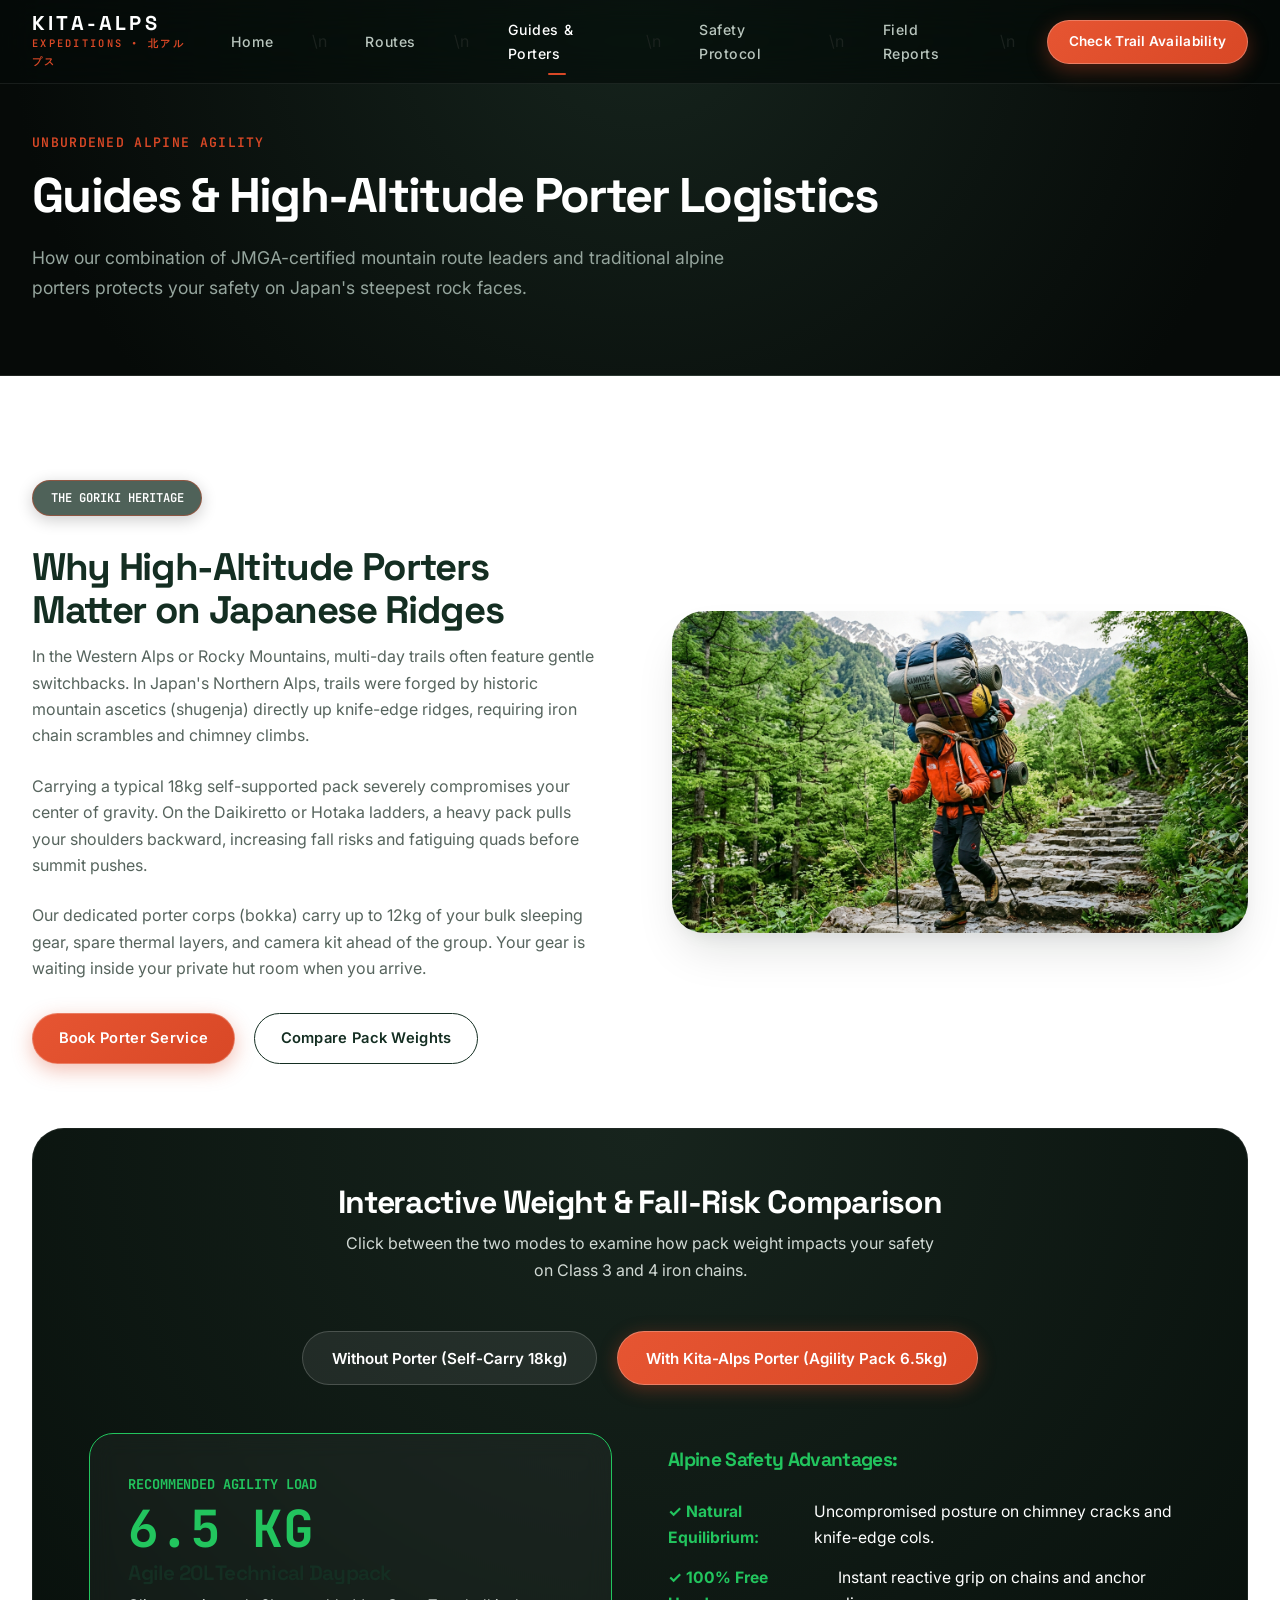
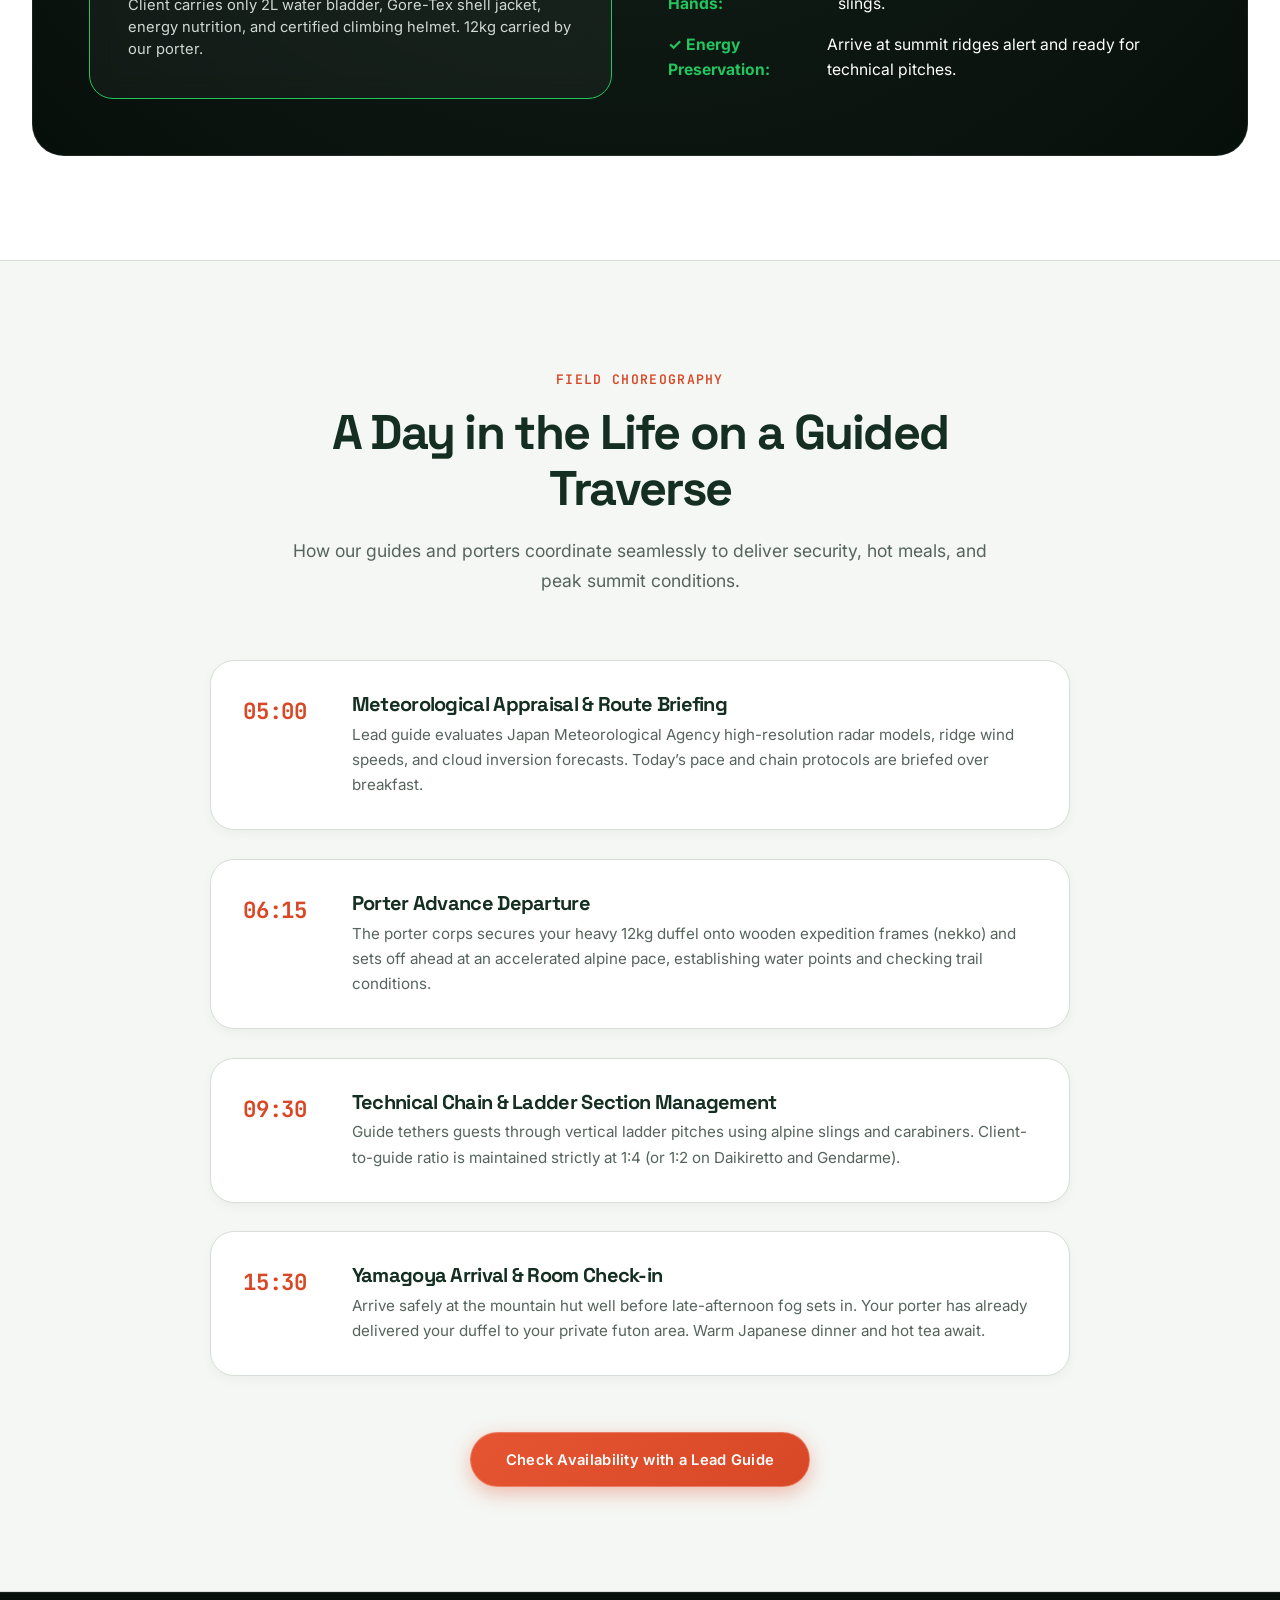
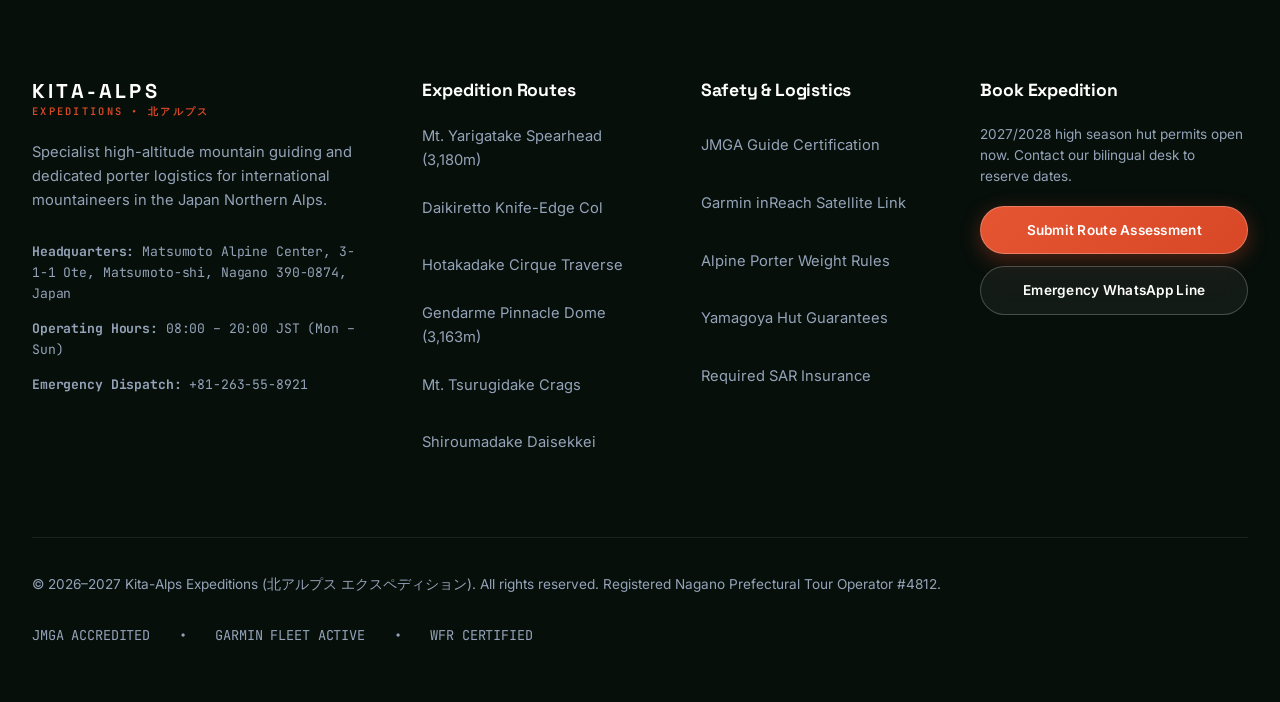
<file: services.html>
<!DOCTYPE html>
<html lang="en">
<head>
  <meta charset="UTF-8">
  <meta name="viewport" content="width=device-width, initial-scale=1.0">
  <title>Alpine Guides &amp; Porter Logistics | Kita-Alps Expeditions</title>
  <meta name="description" content="Discover how Kita-Alps dedicated gear porters and JMGA certified alpine guides transform dangerous Japanese ridge scrambles into safe, agile expeditions.">
  <link rel="canonical" href="https://kita-alps-expeditions.com/services.html">
  <link rel="stylesheet" href="assets/css/style.css">
</head>
<body>
  <!-- Top Sticky Navigation Bar (Mewah & Elegan) -->
  <header class="site-header" role="banner">
    <div class="container header-inner">
      <a href="index.html" class="brand" aria-label="Kita-Alps Expeditions Home">
        <div class="brand-text-wrap">
          <span class="brand-name">KITA-ALPS</span>
          <span class="brand-sub">EXPEDITIONS • 北アルプス</span>
        </div>
      </a>
      <nav class="nav-menu" aria-label="Main Navigation">
        <a href="index.html" class="nav-link">Home</a>\n        <a href="routes.html" class="nav-link">Routes</a>\n        <a href="services.html" class="nav-link active">Guides & Porters</a>\n        <a href="safety.html" class="nav-link">Safety Protocol</a>\n        <a href="reviews.html" class="nav-link">Field Reports</a>\n        
      </nav>
      <div class="header-actions">
        <a href="inquiry.html" class="btn btn-accent" style="font-size:0.85rem; padding:0.6rem 1.3rem;">Check Trail Availability</a>
        <button class="mobile-toggle" aria-label="Toggle navigation menu" aria-expanded="false">
          <span></span><span></span><span></span>
        </button>
      </div>
    </div>
  </header>
  <div class="mobile-drawer" role="dialog" aria-modal="true" aria-label="Mobile Navigation Menu">
    <ul class="mobile-nav-list">
      <li><a href="index.html" class="mobile-nav-link">Home</a></li>
      <li><a href="routes.html" class="mobile-nav-link">Expedition Routes</a></li>
      <li><a href="services.html" class="mobile-nav-link">Guides &amp; Porter Logistics</a></li>
      <li><a href="safety.html" class="mobile-nav-link">Safety &amp; JMGA Credentials</a></li>
      <li><a href="reviews.html" class="mobile-nav-link">Hiker Field Reports</a></li>
      <li><a href="inquiry.html" class="mobile-nav-link">Route Assessment &amp; Booking</a></li>
    </ul>
    <div style="margin-top:1.5rem; display:flex; flex-direction:column; gap:1rem;">
      <a href="inquiry.html" class="btn btn-accent" style="width:100%;">Check Trail Availability</a>
      <a href="https://wa.me/818012345678?text=Hello%20Kita-Alps%20Expeditions,%20I'd%20like%20to%20inquire%20about%20a%20guided%20trek" target="_blank" rel="noopener noreferrer" class="btn btn-whatsapp" style="width:100%;">
        Direct WhatsApp Desk
      </a>
    </div>
  </div>

  <main>
    <section class="inquiry-hero-section">
      <div class="container">
        <div class="section-eyebrow">UNBURDENED ALPINE AGILITY</div>
        <h1 class="section-title">Guides &amp; High-Altitude Porter Logistics</h1>
        <p class="section-desc">
          How our combination of JMGA-certified mountain route leaders and traditional alpine porters protects your safety on Japan's steepest rock faces.
        </p>
      </div>
    </section>

    <!-- The Porter Advantage Section -->
    <section id="porter" class="section-padding" style="background:#FFFFFF; border-bottom:1px solid var(--color-border);">
      <div class="container">
        <div style="display:grid; grid-template-columns:1fr 1fr; gap:4rem; align-items:center;">
          <div>
            <div class="hero-eyebrow">THE GORIKI HERITAGE</div>
            <h2 style="font-size:2.4rem; margin-bottom:0.75rem;">Why High-Altitude Porters Matter on Japanese Ridges</h2>
            <p style="color:var(--color-text-muted); margin-bottom:1.5rem; line-height:1.65;">
              In the Western Alps or Rocky Mountains, multi-day trails often feature gentle switchbacks. In Japan's Northern Alps, trails were forged by historic mountain ascetics (shugenja) directly up knife-edge ridges, requiring iron chain scrambles and chimney climbs.
            </p>
            <p style="color:var(--color-text-muted); margin-bottom:1.5rem; line-height:1.65;">
              Carrying a typical 18kg self-supported pack severely compromises your center of gravity. On the Daikiretto or Hotaka ladders, a heavy pack pulls your shoulders backward, increasing fall risks and fatiguing quads before summit pushes.
            </p>
            <p style="color:var(--color-text-muted); margin-bottom:2rem; line-height:1.65;">
              Our dedicated porter corps (bokka) carry up to 12kg of your bulk sleeping gear, spare thermal layers, and camera kit ahead of the group. Your gear is waiting inside your private hut room when you arrive.
            </p>
            <div style="display:flex; gap:1.2rem; flex-wrap:wrap;">
              <a href="inquiry.html?tier=porter-combo" class="btn btn-accent">Book Porter Service</a>
              <a href="#weight-comparison" class="btn btn-outline-dark">Compare Pack Weights</a>
            </div>
          </div>
          <div>
            <img src="assets/img/porter-action.jpg" alt="Japanese mountain porter carrying equipment up Kamikochi trail" style="border-radius:var(--radius-xl); box-shadow:var(--shadow-lg);" width="600" height="380">
          </div>
        </div>

        <!-- Interactive Weight Comparison Box -->
        <div id="weight-comparison" class="weight-toggle-box">
          <div class="weight-header">
            <h3>Interactive Weight &amp; Fall-Risk Comparison</h3>
            <p style="color:#D1D9D4; max-width:600px; margin:0 auto;">
              Click between the two modes to examine how pack weight impacts your safety on Class 3 and 4 iron chains.
            </p>
          </div>

          <div class="weight-tabs">
            <button class="weight-tab-btn" data-mode="heavy">Without Porter (Self-Carry 18kg)</button>
            <button class="weight-tab-btn active" data-mode="light">With Kita-Alps Porter (Agility Pack 6.5kg)</button>
          </div>

          <div id="view-heavy-pack" style="display:none;">
            <div class="weight-display-grid">
              <div class="weight-card-preview" style="border-color:#EF4444;">
                <div class="mono-spec" style="color:#EF4444; font-size:0.85rem; font-weight:700; margin-bottom:0.5rem;">CRITICAL WEIGHT LOAD</div>
                <div class="weight-badge-kg" style="color:#EF4444;">18.5 KG</div>
                <h4 style="font-size:1.3rem; margin-bottom:0.5rem;">Self-Supported Multi-Day Pack</h4>
                <p style="font-size:0.92rem; color:#D1D9D4; line-height:1.5;">
                  Carrying full sleeping garments, heavy water capacity, mountain hut footwear, personal first aid, and technical alpine equipment.
                </p>
              </div>
              <div>
                <h4 style="font-size:1.2rem; color:#EF4444; margin-bottom:1rem;">Operational Risks on Ridge Chains:</h4>
                <ul class="weight-hazard-list">
                  <li class="weight-hazard-item">
                    <span style="color:#EF4444; font-weight:700;">⚠ High Fall Hazard:</span> Backward center-of-gravity pull on vertical iron ladders.
                  </li>
                  <li class="weight-hazard-item">
                    <span style="color:#EF4444; font-weight:700;">⚠ Rapid Muscle Exhaustion:</span> Quad and calf fatigue causes foot misplacement on loose scree.
                  </li>
                  <li class="weight-hazard-item">
                    <span style="color:#EF4444; font-weight:700;">⚠ Reduced Speed:</span> Inability to outpace afternoon convective thunderstorms.
                  </li>
                </ul>
              </div>
            </div>
          </div>

          <div id="view-light-pack">
            <div class="weight-display-grid">
              <div class="weight-card-preview" style="border-color:#22C55E;">
                <div class="mono-spec" style="color:#22C55E; font-size:0.85rem; font-weight:700; margin-bottom:0.5rem;">RECOMMENDED AGILITY LOAD</div>
                <div class="weight-badge-kg" style="color:#22C55E;">6.5 KG</div>
                <h4 style="font-size:1.3rem; margin-bottom:0.5rem;">Agile 20L Technical Daypack</h4>
                <p style="font-size:0.92rem; color:#D1D9D4; line-height:1.5;">
                  Client carries only 2L water bladder, Gore-Tex shell jacket, energy nutrition, and certified climbing helmet. 12kg carried by our porter.
                </p>
              </div>
              <div>
                <h4 style="font-size:1.2rem; color:#22C55E; margin-bottom:1rem;">Alpine Safety Advantages:</h4>
                <ul class="weight-hazard-list">
                  <li class="weight-hazard-item">
                    <span style="color:#22C55E; font-weight:700;">✓ Natural Equilibrium:</span> Uncompromised posture on chimney cracks and knife-edge cols.
                  </li>
                  <li class="weight-hazard-item">
                    <span style="color:#22C55E; font-weight:700;">✓ 100% Free Hands:</span> Instant reactive grip on chains and anchor slings.
                  </li>
                  <li class="weight-hazard-item">
                    <span style="color:#22C55E; font-weight:700;">✓ Energy Preservation:</span> Arrive at summit ridges alert and ready for technical pitches.
                  </li>
                </ul>
              </div>
            </div>
          </div>
        </div>
      </div>
    </section>

    <!-- Guide Protocols & Day-in-the-Life -->
    <section class="section-padding" style="background:var(--color-bg-canvas); border-bottom:1px solid var(--color-border);">
      <div class="container">
        <div class="section-header text-center">
          <div class="section-eyebrow">FIELD CHOREOGRAPHY</div>
          <h2 class="section-title">A Day in the Life on a Guided Traverse</h2>
          <p class="section-desc">
            How our guides and porters coordinate seamlessly to deliver security, hot meals, and peak summit conditions.
          </p>
        </div>

        <div style="max-width:860px; margin:0 auto; display:flex; flex-direction:column; gap:1.8rem;">
          <div style="background:#FFFFFF; border:1px solid var(--color-border); border-radius:var(--radius-lg); padding:2rem; display:flex; gap:1.8rem; box-shadow:var(--shadow-sm);">
            <div class="mono-spec" style="font-size:1.4rem; font-weight:700; color:var(--color-accent-ridge); min-width:80px;">05:00</div>
            <div>
              <h4 style="font-size:1.25rem; margin-bottom:0.4rem;">Meteorological Appraisal &amp; Route Briefing</h4>
              <p style="color:var(--color-text-muted); font-size:0.95rem; line-height:1.65;">
                Lead guide evaluates Japan Meteorological Agency high-resolution radar models, ridge wind speeds, and cloud inversion forecasts. Today’s pace and chain protocols are briefed over breakfast.
              </p>
            </div>
          </div>

          <div style="background:#FFFFFF; border:1px solid var(--color-border); border-radius:var(--radius-lg); padding:2rem; display:flex; gap:1.8rem; box-shadow:var(--shadow-sm);">
            <div class="mono-spec" style="font-size:1.4rem; font-weight:700; color:var(--color-accent-ridge); min-width:80px;">06:15</div>
            <div>
              <h4 style="font-size:1.25rem; margin-bottom:0.4rem;">Porter Advance Departure</h4>
              <p style="color:var(--color-text-muted); font-size:0.95rem; line-height:1.65;">
                The porter corps secures your heavy 12kg duffel onto wooden expedition frames (nekko) and sets off ahead at an accelerated alpine pace, establishing water points and checking trail conditions.
              </p>
            </div>
          </div>

          <div style="background:#FFFFFF; border:1px solid var(--color-border); border-radius:var(--radius-lg); padding:2rem; display:flex; gap:1.8rem; box-shadow:var(--shadow-sm);">
            <div class="mono-spec" style="font-size:1.4rem; font-weight:700; color:var(--color-accent-ridge); min-width:80px;">09:30</div>
            <div>
              <h4 style="font-size:1.25rem; margin-bottom:0.4rem;">Technical Chain &amp; Ladder Section Management</h4>
              <p style="color:var(--color-text-muted); font-size:0.95rem; line-height:1.65;">
                Guide tethers guests through vertical ladder pitches using alpine slings and carabiners. Client-to-guide ratio is maintained strictly at 1:4 (or 1:2 on Daikiretto and Gendarme).
              </p>
            </div>
          </div>

          <div style="background:#FFFFFF; border:1px solid var(--color-border); border-radius:var(--radius-lg); padding:2rem; display:flex; gap:1.8rem; box-shadow:var(--shadow-sm);">
            <div class="mono-spec" style="font-size:1.4rem; font-weight:700; color:var(--color-accent-ridge); min-width:80px;">15:30</div>
            <div>
              <h4 style="font-size:1.25rem; margin-bottom:0.4rem;">Yamagoya Arrival &amp; Room Check-in</h4>
              <p style="color:var(--color-text-muted); font-size:0.95rem; line-height:1.65;">
                Arrive safely at the mountain hut well before late-afternoon fog sets in. Your porter has already delivered your duffel to your private futon area. Warm Japanese dinner and hot tea await.
              </p>
            </div>
          </div>
        </div>

        <div style="margin-top:3.5rem; text-align:center;">
          <a href="inquiry.html" class="btn btn-accent" style="padding:0.9rem 2.2rem;">Check Availability with a Lead Guide</a>
        </div>
      </div>
    </section>
  </main>

  <!-- Global Footer (Mewah & Tipografis) -->
  <footer class="site-footer" role="contentinfo">
    <div class="container">
      <div class="footer-grid">
        <div>
          <div class="brand" style="margin-bottom:1.2rem;">
            <div class="brand-text-wrap">
              <span class="brand-name">KITA-ALPS</span>
              <span class="brand-sub">EXPEDITIONS • 北アルプス</span>
            </div>
          </div>
          <p class="footer-tagline">
            Specialist high-altitude mountain guiding and dedicated porter logistics for international mountaineers in the Japan Northern Alps.
          </p>
          <div class="footer-nap-block mono-spec" style="font-size:0.82rem;">
            <div><strong>Headquarters:</strong> Matsumoto Alpine Center, 3-1-1 Ote, Matsumoto-shi, Nagano 390-0874, Japan</div>
            <div><strong>Operating Hours:</strong> 08:00 – 20:00 JST (Mon – Sun)</div>
            <div><strong>Emergency Dispatch:</strong> +81-263-55-8921</div>
          </div>
        </div>
        <div>
          <h4 class="footer-col-title">Expedition Routes</h4>
          <ul class="footer-links-list">
            <li><a href="routes.html#yarigatake" class="footer-link">Mt. Yarigatake Spearhead (3,180m)</a></li>
            <li><a href="routes.html#daikiretto" class="footer-link">Daikiretto Knife-Edge Col</a></li>
            <li><a href="routes.html#hotakadake" class="footer-link">Hotakadake Cirque Traverse</a></li>
            <li><a href="routes.html#gendarme" class="footer-link">Gendarme Pinnacle Dome (3,163m)</a></li>
            <li><a href="routes.html#tsurugidake" class="footer-link">Mt. Tsurugidake Crags</a></li>
            <li><a href="routes.html#shirouma" class="footer-link">Shiroumadake Daisekkei</a></li>
          </ul>
        </div>
        <div>
          <h4 class="footer-col-title">Safety &amp; Logistics</h4>
          <ul class="footer-links-list">
            <li><a href="safety.html#jmga" class="footer-link">JMGA Guide Certification</a></li>
            <li><a href="safety.html#inreach" class="footer-link">Garmin inReach Satellite Link</a></li>
            <li><a href="services.html#porter" class="footer-link">Alpine Porter Weight Rules</a></li>
            <li><a href="safety.html#yamagoya" class="footer-link">Yamagoya Hut Guarantees</a></li>
            <li><a href="safety.html#insurance" class="footer-link">Required SAR Insurance</a></li>
          </ul>
        </div>
        <div>
          <h4 class="footer-col-title">Book Expedition</h4>
          <p style="font-size:0.85rem; color:#94A3B8; margin-bottom:1.2rem; line-height:1.55;">
            2027/2028 high season hut permits open now. Contact our bilingual desk to reserve dates.
          </p>
          <a href="inquiry.html" class="btn btn-accent" style="width:100%; font-size:0.85rem; margin-bottom:0.75rem;">
            Submit Route Assessment
          </a>
          <a href="https://wa.me/818012345678?text=Hello%20Kita-Alps%20Expeditions,%20I'd%20like%20to%20inquire%20about%20a%20guided%20trek" target="_blank" rel="noopener noreferrer" class="btn btn-outline-white" style="width:100%; font-size:0.85rem;">
            Emergency WhatsApp Line
          </a>
        </div>
      </div>
      <div class="footer-bottom-bar">
        <div>
          &copy; 2026–2027 Kita-Alps Expeditions (北アルプス エクスペディション). All rights reserved. Registered Nagano Prefectural Tour Operator #4812.
        </div>
        <div class="footer-partners-strip mono-spec">
          <span>JMGA ACCREDITED</span> • <span>GARMIN FLEET ACTIVE</span> • <span>WFR CERTIFIED</span>
        </div>
      </div>
    </div>
  </footer>
  <script src="assets/js/main.js"></script>
</body>
</html>
</file>
<file: assets/css/style.css>
/* Kita-Alps Expeditions (北アルプス) - Luxury Alpine Design System */

@import url('https://fonts.googleapis.com/css2?family=Inter:wght@300;400;500;600;700&family=JetBrains+Mono:wght@400;500;600;700&family=Space+Grotesk:wght@500;600;700&display=swap');

/* --- CSS Variables & Design Tokens --- */
:root {
  /* Core Luxury Alpine Palette */
  --color-bg-canvas: #F5F7F4;
  --color-surface: #FFFFFF;
  --color-surface-subtle: #EBF0EA;
  --color-primary-forest: #142E22;
  --color-forest-dark: #0E1F17;
  --color-forest-deep: #070F0B;
  --color-accent-ridge: #D94826;
  --color-accent-hover: #E65532;
  --color-accent-glow: rgba(217, 72, 38, 0.35);
  --color-accent-amber: #E2A03F;
  --color-text-main: #1B221E;
  --color-text-muted: #56645D;
  --color-border: #D6DED7;
  --color-border-subtle: #E4ECE5;

  /* Luxury Dark Alpine Mode (Hero & Cinematic Showcase) */
  --color-dark-canvas: #060A08;
  --color-dark-surface: #0E1612;
  --color-dark-surface-card: #14201A;
  --color-dark-surface-glass: rgba(18, 28, 22, 0.65);
  --color-dark-border: rgba(216, 221, 213, 0.12);
  --color-dark-border-glow: rgba(217, 72, 38, 0.3);
  --color-dark-text: #F5F8F6;
  --color-dark-muted: #95A59D;

  /* Typography */
  --font-display: 'Space Grotesk', -apple-system, BlinkMacSystemFont, sans-serif;
  --font-body: 'Inter', -apple-system, BlinkMacSystemFont, sans-serif;
  --font-mono: 'JetBrains Mono', monospace;

  /* Fluid Sizing & Radii (Design Jangan Kaku) */
  --container-max: 1280px;
  --container-pad: 2rem;
  --header-height: 84px;

  --radius-xs: 6px;
  --radius-sm: 10px;
  --radius-md: 16px;
  --radius-lg: 24px;
  --radius-xl: 32px;
  --radius-full: 9999px;

  /* Luxury Shadows & Depth */
  --shadow-sm: 0 4px 12px rgba(10, 20, 15, 0.04);
  --shadow-md: 0 12px 30px -6px rgba(10, 20, 15, 0.08), 0 4px 12px -2px rgba(10, 20, 15, 0.03);
  --shadow-lg: 0 24px 48px -12px rgba(10, 20, 15, 0.14), 0 8px 16px -4px rgba(10, 20, 15, 0.05);
  --shadow-glow: 0 0 35px rgba(217, 72, 38, 0.25);
  --shadow-3d: 0 30px 60px -15px rgba(0, 0, 0, 0.4), 0 0 0 1px rgba(255, 255, 255, 0.08);

  /* Motion Tokens */
  --ease-fluid: cubic-bezier(0.16, 1, 0.3, 1);
  --ease-alpine: cubic-bezier(0.4, 0, 0.2, 1);
  --transition-fast: 0.2s cubic-bezier(0.16, 1, 0.3, 1);
  --transition-normal: 0.35s cubic-bezier(0.16, 1, 0.3, 1);
  --transition-slow: 0.6s cubic-bezier(0.16, 1, 0.3, 1);
}

/* --- Global Reset & Accessibility --- */
*, *::before, *::after {
  box-sizing: border-box;
  margin: 0;
  padding: 0;
}

html {
  scroll-behavior: smooth;
  -webkit-text-size-adjust: 100%;
}

body {
  font-family: var(--font-body);
  color: var(--color-text-main);
  background-color: var(--color-bg-canvas);
  line-height: 1.65;
  font-size: 1rem;
  overflow-x: hidden;
  -webkit-font-smoothing: antialiased;
}

img, svg, picture, video {
  display: block;
  max-width: 100%;
  height: auto;
}

a {
  color: inherit;
  text-decoration: none;
  transition: all var(--transition-fast);
}

button, input, select, textarea {
  font: inherit;
  color: inherit;
  border: none;
  background: none;
}

/* Strict A11y Touch Target (>= 44x44px) */
a, button, input[type="submit"], input[type="button"], .interactive-target {
  min-height: 44px;
  display: inline-flex;
  align-items: center;
}

/* Input size >= 16px to prevent iOS Safari auto-zoom */
input, select, textarea {
  font-size: 16px !important;
}

:focus-visible {
  outline: 2px solid var(--color-accent-ridge);
  outline-offset: 4px;
}

/* Typography Hierarchy */
h1, h2, h3, h4, h5, h6 {
  font-family: var(--font-display);
  font-weight: 700;
  line-height: 1.12;
  letter-spacing: -0.035em;
  color: var(--color-primary-forest);
}

.mono-spec {
  font-family: var(--font-mono);
  letter-spacing: -0.01em;
}

/* Container */
.container {
  width: 100%;
  max-width: var(--container-max);
  margin-left: auto;
  margin-right: auto;
  padding-left: var(--container-pad);
  padding-right: var(--container-pad);
}

.section-padding {
  padding-top: 6.5rem;
  padding-bottom: 6.5rem;
}

@media (max-width: 768px) {
  .section-padding {
    padding-top: 4.5rem;
    padding-bottom: 4.5rem;
  }
}

/* --- Luxury & Elegant Navbar Header --- */
.site-header {
  position: fixed;
  top: 0;
  left: 0;
  right: 0;
  z-index: 1000;
  height: var(--header-height);
  background: rgba(6, 10, 8, 0.65);
  backdrop-filter: blur(24px) saturate(180%);
  -webkit-backdrop-filter: blur(24px) saturate(180%);
  border-bottom: 1px solid rgba(255, 255, 255, 0.08);
  transition: all var(--transition-normal);
}

.site-header.scrolled {
  background: rgba(6, 10, 8, 0.92);
  border-bottom-color: rgba(255, 255, 255, 0.14);
  box-shadow: 0 10px 30px rgba(0, 0, 0, 0.4);
}

.header-inner {
  height: 100%;
  display: flex;
  align-items: center;
  justify-content: space-between;
  gap: 2rem;
}

/* Brandmark (Fokus pada Tulisan Saja, Mewah & Minimalis) */
.brand {
  display: flex;
  align-items: center;
  text-decoration: none;
  transition: opacity var(--transition-fast);
}

.brand:hover {
  opacity: 0.92;
}

.brand-text-wrap {
  display: flex;
  flex-direction: column;
  gap: 2px;
}

.brand-name {
  font-family: var(--font-display);
  font-weight: 700;
  font-size: 1.25rem;
  color: #FFFFFF;
  letter-spacing: 0.16em;
  line-height: 1;
  text-transform: uppercase;
}

.brand-sub {
  font-family: var(--font-mono);
  font-size: 0.65rem;
  font-weight: 600;
  color: var(--color-accent-ridge);
  letter-spacing: 0.22em;
  text-transform: uppercase;
}

/* Nav Links - Refined & Elegant */
.nav-menu {
  display: flex;
  align-items: center;
  gap: 2.2rem;
  list-style: none;
}

.nav-link {
  font-family: var(--font-body);
  font-size: 0.88rem;
  font-weight: 500;
  letter-spacing: 0.04em;
  color: #B9C6BE;
  position: relative;
  padding: 0.5rem 0.2rem;
  transition: color var(--transition-fast);
}

.nav-link:hover, .nav-link.active {
  color: #FFFFFF;
}

.nav-link::after {
  content: '';
  position: absolute;
  bottom: -2px;
  left: 50%;
  transform: translateX(-50%) scaleX(0);
  width: 18px;
  height: 2px;
  background: var(--color-accent-ridge);
  border-radius: var(--radius-full);
  transition: transform var(--transition-fast);
}

.nav-link:hover::after, .nav-link.active::after {
  transform: translateX(-50%) scaleX(1);
}

.header-actions {
  display: flex;
  align-items: center;
  gap: 1.2rem;
}

/* Buttons - Fluid, Pill & Refined */
.btn {
  display: inline-flex;
  align-items: center;
  justify-content: center;
  gap: 0.6rem;
  padding: 0.75rem 1.6rem;
  border-radius: var(--radius-full);
  font-size: 0.92rem;
  font-weight: 600;
  letter-spacing: 0.02em;
  cursor: pointer;
  transition: all var(--transition-fast);
  white-space: nowrap;
  position: relative;
}

.btn:active {
  transform: scale(0.98);
}

.btn-primary {
  background: var(--color-primary-forest);
  color: #FFFFFF;
  border: 1px solid rgba(255, 255, 255, 0.15);
  box-shadow: var(--shadow-sm);
}

.btn-primary:hover {
  background: var(--color-forest-dark);
  transform: translateY(-2px);
  box-shadow: 0 8px 24px rgba(20, 46, 34, 0.35);
  border-color: rgba(255, 255, 255, 0.3);
}

.btn-accent {
  background: linear-gradient(135deg, #E65532 0%, #D94826 100%);
  color: #FFFFFF;
  border: 1px solid rgba(255, 255, 255, 0.25);
  box-shadow: 0 6px 20px rgba(217, 72, 38, 0.35);
}

.btn-accent:hover {
  background: linear-gradient(135deg, #F0613E 0%, #E65532 100%);
  transform: translateY(-2px);
  box-shadow: 0 10px 28px rgba(217, 72, 38, 0.5);
}

.btn-outline-white {
  background: rgba(255, 255, 255, 0.05);
  backdrop-filter: blur(12px);
  color: #FFFFFF;
  border: 1px solid rgba(255, 255, 255, 0.22);
}

.btn-outline-white:hover {
  background: rgba(255, 255, 255, 0.14);
  border-color: #FFFFFF;
  transform: translateY(-2px);
  box-shadow: 0 6px 20px rgba(255, 255, 255, 0.1);
}

.btn-outline-dark {
  background: transparent;
  color: var(--color-primary-forest);
  border: 1.5px solid var(--color-primary-forest);
}

.btn-outline-dark:hover {
  background: var(--color-primary-forest);
  color: #FFFFFF;
  transform: translateY(-2px);
  box-shadow: var(--shadow-md);
}

/* Mobile Nav Toggle */
.mobile-toggle {
  display: none;
  width: 44px;
  height: 44px;
  justify-content: center;
  align-items: center;
  flex-direction: column;
  gap: 6px;
  cursor: pointer;
}

.mobile-toggle span {
  display: block;
  width: 24px;
  height: 2px;
  background: #FFFFFF;
  border-radius: 2px;
  transition: transform 0.25s, opacity 0.25s;
}

.mobile-toggle.active span:nth-child(1) {
  transform: translateY(8px) rotate(45deg);
}

.mobile-toggle.active span:nth-child(2) {
  opacity: 0;
}

.mobile-toggle.active span:nth-child(3) {
  transform: translateY(-8px) rotate(-45deg);
}

/* Mobile Drawer */
.mobile-drawer {
  display: none;
  position: fixed;
  top: var(--header-height);
  left: 0;
  right: 0;
  bottom: 0;
  background: rgba(6, 10, 8, 0.98);
  backdrop-filter: blur(28px);
  padding: 2.5rem var(--container-pad);
  flex-direction: column;
  gap: 1.5rem;
  z-index: 999;
  overflow-y: auto;
}

.mobile-drawer.open {
  display: flex;
}

.mobile-nav-list {
  list-style: none;
  display: flex;
  flex-direction: column;
  gap: 1.2rem;
}

.mobile-nav-link {
  font-family: var(--font-display);
  font-size: 1.45rem;
  font-weight: 600;
  color: #FFFFFF;
  padding: 0.5rem 0;
  border-bottom: 1px solid rgba(255, 255, 255, 0.08);
}

/* --- Hero Section with Video Background --- */
.hero-editorial {
  position: relative;
  min-height: 100vh;
  padding-top: calc(var(--header-height) + 2rem);
  padding-bottom: 5.5rem;
  display: flex;
  align-items: center;
  background-color: var(--color-dark-canvas);
  color: var(--color-dark-text);
  overflow: hidden;
}

.hero-bg-media {
  position: absolute;
  top: 0;
  left: 0;
  width: 100%;
  height: 100%;
  z-index: 1;
  overflow: hidden;
}

.hero-bg-video {
  width: 100%;
  height: 100%;
  object-fit: cover;
  object-position: center;
  filter: brightness(0.62) contrast(1.1) saturate(1.1);
  transform: scale(1.02);
}

.hero-overlay {
  position: absolute;
  top: 0;
  left: 0;
  width: 100%;
  height: 100%;
  background: radial-gradient(
    circle at 50% 30%,
    rgba(6, 10, 8, 0.35) 0%,
    rgba(6, 10, 8, 0.75) 65%,
    var(--color-dark-canvas) 100%
  );
  z-index: 2;
}

.hero-content {
  position: relative;
  z-index: 3;
  width: 100%;
}

/* Top Telemetry & Status Bar */
.telemetry-bar {
  display: flex;
  align-items: center;
  justify-content: space-between;
  border-bottom: 1px solid rgba(255, 255, 255, 0.12);
  padding-bottom: 1rem;
  margin-bottom: 3rem;
  font-family: var(--font-mono);
  font-size: 0.8rem;
  letter-spacing: 0.06em;
  color: var(--color-dark-muted);
}

.telemetry-status {
  display: flex;
  align-items: center;
  gap: 0.75rem;
  color: #FFFFFF;
}

.status-dot-pulse {
  width: 9px;
  height: 9px;
  border-radius: 50%;
  background-color: #22C55E;
  box-shadow: 0 0 0 0 rgba(34, 197, 94, 0.7);
  animation: pulse-green 2s infinite;
}

@keyframes pulse-green {
  0% { transform: scale(0.95); box-shadow: 0 0 0 0 rgba(34, 197, 94, 0.7); }
  70% { transform: scale(1); box-shadow: 0 0 0 9px rgba(34, 197, 94, 0); }
  100% { transform: scale(0.95); box-shadow: 0 0 0 0 rgba(34, 197, 94, 0); }
}

.hero-grid {
  display: grid;
  grid-template-columns: 1.18fr 0.82fr;
  gap: 4rem;
  align-items: flex-end;
}

.hero-eyebrow {
  display: inline-flex;
  align-items: center;
  gap: 0.6rem;
  padding: 0.45rem 1.1rem;
  border-radius: var(--radius-full);
  background: rgba(20, 46, 34, 0.75);
  backdrop-filter: blur(12px);
  border: 1px solid rgba(217, 72, 38, 0.45);
  font-family: var(--font-mono);
  font-size: 0.76rem;
  font-weight: 600;
  color: #FFFFFF;
  margin-bottom: 1.8rem;
  box-shadow: 0 4px 16px rgba(0, 0, 0, 0.2);
}

.hero-title {
  font-size: clamp(2.6rem, 5.2vw, 4.6rem);
  font-weight: 700;
  color: #FFFFFF;
  line-height: 1.04;
  letter-spacing: -0.04em;
  margin-bottom: 1.6rem;
  text-transform: uppercase;
}

.hero-red-line {
  width: 80px;
  height: 4px;
  border-radius: var(--radius-full);
  background: linear-gradient(90deg, #D94826, #E2A03F);
  margin-bottom: 2rem;
}

.hero-lead {
  font-size: 1.18rem;
  line-height: 1.65;
  color: #D3DDD7;
  margin-bottom: 2.5rem;
  max-width: 600px;
  font-weight: 400;
}

.hero-cta-group {
  display: flex;
  flex-wrap: wrap;
  align-items: center;
  gap: 1.4rem;
  margin-bottom: 3.5rem;
}

/* Hero Indicators / Metrics */
.hero-editorial-aside {
  display: flex;
  flex-direction: column;
  gap: 2.2rem;
  border-left: 1px solid rgba(255, 255, 255, 0.12);
  padding-left: 2.5rem;
}

.route-index-indicator {
  display: flex;
  align-items: baseline;
  gap: 0.85rem;
}

.route-current-num {
  font-family: var(--font-display);
  font-size: 3.8rem;
  font-weight: 700;
  color: #FFFFFF;
  line-height: 1;
}

.route-total-num {
  font-family: var(--font-mono);
  font-size: 0.95rem;
  color: var(--color-accent-ridge);
}

.aside-snippet {
  font-size: 1rem;
  color: var(--color-dark-muted);
  line-height: 1.6;
}

.aside-cue {
  display: inline-flex;
  align-items: center;
  gap: 0.6rem;
  font-family: var(--font-mono);
  font-size: 0.85rem;
  font-weight: 600;
  color: var(--color-accent-ridge);
  letter-spacing: 0.08em;
  text-transform: uppercase;
  transition: transform var(--transition-fast);
}

.aside-cue:hover {
  transform: translateX(4px);
  color: #FFFFFF;
}

/* Trust Badges Strip */
.trust-strip {
  border-top: 1px solid rgba(255, 255, 255, 0.1);
  padding-top: 2rem;
  display: grid;
  grid-template-columns: repeat(4, 1fr);
  gap: 1.8rem;
}

.trust-item {
  display: flex;
  align-items: center;
  gap: 1rem;
  padding: 0.75rem;
  border-radius: var(--radius-md);
  background: rgba(255, 255, 255, 0.03);
  backdrop-filter: blur(10px);
  border: 1px solid rgba(255, 255, 255, 0.06);
  transition: background var(--transition-fast), border-color var(--transition-fast);
}

.trust-item:hover {
  background: rgba(255, 255, 255, 0.06);
  border-color: rgba(255, 255, 255, 0.15);
}

.trust-icon {
  width: 44px;
  height: 44px;
  flex-shrink: 0;
  border-radius: var(--radius-sm);
  background: rgba(217, 72, 38, 0.12);
  border: 1px solid rgba(217, 72, 38, 0.3);
  display: flex;
  align-items: center;
  justify-content: center;
  color: var(--color-accent-ridge);
}

.trust-label {
  font-size: 0.85rem;
  font-weight: 600;
  color: #FFFFFF;
  line-height: 1.3;
}

.trust-sub {
  font-family: var(--font-mono);
  font-size: 0.72rem;
  color: var(--color-dark-muted);
}

/* --- Section Headers --- */
.section-header {
  margin-bottom: 4rem;
}

.section-header.text-center {
  text-align: center;
  max-width: 800px;
  margin-left: auto;
  margin-right: auto;
}

.section-eyebrow {
  display: inline-flex;
  align-items: center;
  gap: 0.6rem;
  font-family: var(--font-mono);
  font-size: 0.82rem;
  font-weight: 600;
  letter-spacing: 0.1em;
  text-transform: uppercase;
  color: var(--color-accent-ridge);
  margin-bottom: 0.9rem;
}

.section-title {
  font-size: clamp(2.2rem, 3.8vw, 3.2rem);
  font-weight: 700;
  line-height: 1.15;
  margin-bottom: 1.2rem;
}

.section-desc {
  font-size: 1.1rem;
  color: var(--color-text-muted);
  max-width: 720px;
  line-height: 1.7;
}

.section-header.text-center .section-desc {
  margin-left: auto;
  margin-right: auto;
}

/* --- Problem Framing Section (Fluid Glass & Contrast) --- */
.reality-section {
  background-color: var(--color-dark-surface);
  color: var(--color-dark-text);
  border-top: 1px solid var(--color-dark-border);
  border-bottom: 1px solid var(--color-dark-border);
  position: relative;
}

.reality-section .section-title {
  color: #FFFFFF;
}

.reality-section .section-desc {
  color: var(--color-dark-muted);
}

.reality-grid {
  display: grid;
  grid-template-columns: repeat(3, 1fr);
  gap: 2.2rem;
}

.reality-card {
  background: var(--color-dark-surface-glass);
  backdrop-filter: blur(16px);
  border: 1px solid var(--color-dark-border);
  border-radius: var(--radius-lg);
  padding: 2.5rem;
  position: relative;
  display: flex;
  flex-direction: column;
  transition: all var(--transition-normal);
}

.reality-card:hover {
  transform: translateY(-6px);
  border-color: rgba(217, 72, 38, 0.45);
  box-shadow: 0 20px 40px -10px rgba(0, 0, 0, 0.4);
}

.reality-card-num {
  font-family: var(--font-mono);
  font-size: 0.85rem;
  font-weight: 700;
  color: var(--color-accent-ridge);
  margin-bottom: 1.2rem;
}

.reality-card-title {
  font-size: 1.4rem;
  color: #FFFFFF;
  margin-bottom: 1.1rem;
  line-height: 1.25;
}

.reality-card-body {
  font-size: 0.96rem;
  color: var(--color-dark-muted);
  line-height: 1.65;
  margin-bottom: 1.8rem;
  flex-grow: 1;
}

.reality-solution {
  padding-top: 1.4rem;
  border-top: 1px solid rgba(255, 255, 255, 0.08);
  font-size: 0.88rem;
  color: #E2E8F0;
  display: flex;
  align-items: flex-start;
  gap: 0.75rem;
}

.reality-solution svg {
  flex-shrink: 0;
  color: #22C55E;
  margin-top: 2px;
}

/* --- 3D Coverflow Route Showcase (Ref Image 1 & Expanded Deck) --- */
.showcase-section {
  background: radial-gradient(circle at 50% 0%, #16241D 0%, var(--color-dark-canvas) 85%);
  color: var(--color-dark-text);
  overflow: hidden;
  padding-bottom: 7rem;
}

.showcase-section .section-title {
  color: #FFFFFF;
}

.showcase-section .section-desc {
  color: var(--color-dark-muted);
}

.swiper-routes-container {
  width: 100%;
  padding-top: 2.5rem;
  padding-bottom: 4rem;
}

.swiper-routes {
  width: 100%;
  padding: 3rem 0 4rem 0;
  overflow: visible !important;
}

/* Coverflow Slide Layout (Image 1 replica) */
.swiper-slide.route-slide {
  width: 390px;
  max-width: 90vw;
  border-radius: var(--radius-xl);
  background: #FFFFFF;
  color: var(--color-text-main);
  box-shadow: var(--shadow-3d);
  overflow: hidden;
  transition: transform 0.4s var(--ease-fluid), box-shadow 0.4s var(--ease-fluid);
}

.route-card-img-wrap {
  position: relative;
  width: 100%;
  height: 230px;
  overflow: hidden;
}

.route-card-img-wrap img {
  width: 100%;
  height: 100%;
  object-fit: cover;
  transition: transform 0.8s var(--ease-fluid);
}

.route-slide:hover .route-card-img-wrap img {
  transform: scale(1.08);
}

.route-badge-rank {
  position: absolute;
  top: 1.1rem;
  left: 1.1rem;
  padding: 0.4rem 0.85rem;
  border-radius: var(--radius-full);
  background: rgba(6, 10, 8, 0.85);
  backdrop-filter: blur(10px);
  color: #FFFFFF;
  font-family: var(--font-mono);
  font-size: 0.72rem;
  font-weight: 600;
  letter-spacing: 0.06em;
  border: 1px solid rgba(255, 255, 255, 0.2);
}

.route-badge-grade {
  position: absolute;
  top: 1.1rem;
  right: 1.1rem;
  padding: 0.4rem 0.85rem;
  border-radius: var(--radius-full);
  background: var(--color-accent-ridge);
  color: #FFFFFF;
  font-family: var(--font-mono);
  font-size: 0.72rem;
  font-weight: 700;
  box-shadow: 0 4px 12px rgba(217, 72, 38, 0.4);
}

.route-card-body {
  padding: 1.8rem 1.8rem 2rem 1.8rem;
  display: flex;
  flex-direction: column;
  gap: 1.1rem;
}

.route-header-block {
  display: flex;
  flex-direction: column;
  gap: 0.3rem;
}

.route-title {
  font-size: 1.45rem;
  font-weight: 700;
  color: var(--color-primary-forest);
  line-height: 1.2;
}

.route-location {
  display: flex;
  align-items: center;
  gap: 0.4rem;
  font-size: 0.82rem;
  color: var(--color-text-muted);
}

.route-desc-text {
  font-size: 0.9rem;
  color: var(--color-text-muted);
  line-height: 1.55;
  display: -webkit-box;
  -webkit-line-clamp: 2;
  -webkit-box-orient: vertical;
  overflow: hidden;
}

/* 3-Column Metrics (Ref Image 1) */
.route-metrics-grid {
  display: grid;
  grid-template-columns: repeat(3, 1fr);
  gap: 0.6rem;
  padding: 0.95rem 0;
  border-top: 1px solid var(--color-border-subtle);
  border-bottom: 1px solid var(--color-border-subtle);
  text-align: center;
}

.metric-col-title {
  font-size: 0.72rem;
  color: var(--color-text-muted);
  text-transform: uppercase;
  font-weight: 600;
  letter-spacing: 0.05em;
  margin-bottom: 0.2rem;
}

.metric-col-val {
  font-family: var(--font-mono);
  font-size: 1rem;
  font-weight: 700;
  color: #0284C7;
}

/* Card Action Footer */
.route-footer-bar {
  display: flex;
  align-items: center;
  justify-content: space-between;
  margin-top: 0.35rem;
}

.route-price-label {
  font-size: 0.72rem;
  color: var(--color-text-muted);
  text-transform: uppercase;
  font-weight: 600;
  letter-spacing: 0.05em;
}

.route-price-val {
  font-family: var(--font-mono);
  font-size: 1.25rem;
  font-weight: 700;
  color: var(--color-primary-forest);
}

.route-action-circle {
  width: 50px;
  height: 50px;
  border-radius: 50%;
  background: var(--color-primary-forest);
  color: #FFFFFF;
  display: flex;
  align-items: center;
  justify-content: center;
  cursor: pointer;
  transition: all var(--transition-fast);
  box-shadow: 0 4px 12px rgba(20, 46, 34, 0.2);
}

.route-slide:hover .route-action-circle {
  background: var(--color-accent-ridge);
  transform: rotate(45deg) scale(1.05);
  box-shadow: 0 6px 16px var(--color-accent-glow);
}

/* Swiper Nav Arrows & Pagination */
.swiper-controls-wrap {
  display: flex;
  align-items: center;
  justify-content: center;
  gap: 2.5rem;
  margin-top: 2rem;
}

.swiper-btn-prev, .swiper-btn-next {
  width: 48px;
  height: 48px;
  border-radius: 50%;
  background: rgba(255, 255, 255, 0.08);
  border: 1px solid rgba(255, 255, 255, 0.2);
  color: #FFFFFF;
  display: flex;
  align-items: center;
  justify-content: center;
  cursor: pointer;
  transition: all var(--transition-fast);
}

.swiper-btn-prev:hover, .swiper-btn-next:hover {
  background: var(--color-accent-ridge);
  border-color: var(--color-accent-ridge);
  transform: scale(1.08);
  box-shadow: 0 4px 16px var(--color-accent-glow);
}

.swiper-pagination-bullet {
  background: rgba(255, 255, 255, 0.4) !important;
  opacity: 1 !important;
  width: 10px !important;
  height: 10px !important;
  transition: all 0.3s ease !important;
}

.swiper-pagination-bullet-active {
  background: var(--color-accent-ridge) !important;
  width: 28px !important;
  border-radius: 6px !important;
  box-shadow: 0 0 12px var(--color-accent-glow) !important;
}

/* --- Signature Interactive Elevation Profile --- */
.elevation-section {
  background-color: var(--color-bg-canvas);
  border-bottom: 1px solid var(--color-border);
}

.elevation-wrapper {
  background: #FFFFFF;
  border: 1px solid var(--color-border);
  border-radius: var(--radius-xl);
  padding: 3rem;
  box-shadow: var(--shadow-sm);
}

.svg-chart-container {
  width: 100%;
  position: relative;
  margin-bottom: 3rem;
}

.svg-chart-container svg {
  width: 100%;
  height: auto;
  overflow: visible;
}

/* Dynamic Waypoint Pin */
.waypoint-node {
  cursor: pointer;
  transition: transform 0.25s var(--ease-fluid);
}

.waypoint-node:hover, .waypoint-node.active {
  transform: scale(1.35);
}

.waypoint-circle {
  fill: #FFFFFF;
  stroke: var(--color-primary-forest);
  stroke-width: 3;
  transition: all 0.2s;
}

.waypoint-node:hover .waypoint-circle, .waypoint-node.active .waypoint-circle {
  fill: var(--color-accent-ridge);
  stroke: #FFFFFF;
}

.waypoint-pulse {
  fill: none;
  stroke: var(--color-accent-ridge);
  stroke-width: 2;
  opacity: 0;
  transition: opacity 0.2s;
}

.waypoint-node:hover .waypoint-pulse, .waypoint-node.active .waypoint-pulse {
  opacity: 0.8;
  animation: ring-pulse 1.8s infinite;
}

@keyframes ring-pulse {
  0% { r: 8; opacity: 0.8; }
  100% { r: 26; opacity: 0; }
}

/* Elevation Readout Card */
.elevation-readout-card {
  background: var(--color-surface-subtle);
  border: 1px solid var(--color-border);
  border-radius: var(--radius-lg);
  padding: 2.2rem;
  display: grid;
  grid-template-columns: 1.2fr repeat(3, 1fr);
  gap: 2rem;
  align-items: center;
}

.readout-main-point {
  display: flex;
  flex-direction: column;
  gap: 0.35rem;
}

.readout-point-name {
  font-family: var(--font-display);
  font-size: 1.45rem;
  font-weight: 700;
  color: var(--color-primary-forest);
}

.readout-point-kanji {
  font-family: var(--font-mono);
  font-size: 0.88rem;
  color: var(--color-accent-ridge);
}

.readout-stat-block {
  display: flex;
  flex-direction: column;
  gap: 0.25rem;
}

.readout-stat-label {
  font-size: 0.75rem;
  font-weight: 600;
  text-transform: uppercase;
  color: var(--color-text-muted);
  letter-spacing: 0.05em;
}

.readout-stat-val {
  font-family: var(--font-mono);
  font-size: 1.2rem;
  font-weight: 700;
  color: var(--color-text-main);
}

/* --- Service Tiers Comparison --- */
.services-section {
  background-color: #FFFFFF;
  border-bottom: 1px solid var(--color-border);
}

.tier-grid {
  display: grid;
  grid-template-columns: repeat(3, 1fr);
  gap: 2.2rem;
  align-items: stretch;
}

.tier-card {
  background: var(--color-bg-canvas);
  border: 1px solid var(--color-border);
  border-radius: var(--radius-xl);
  padding: 3rem 2.2rem;
  display: flex;
  flex-direction: column;
  position: relative;
  transition: all var(--transition-normal);
}

.tier-card:hover {
  transform: translateY(-6px);
  box-shadow: var(--shadow-md);
  border-color: var(--color-accent-ridge);
}

.tier-card.featured {
  background: #FFFFFF;
  border: 2px solid var(--color-accent-ridge);
  box-shadow: var(--shadow-lg);
  transform: translateY(-10px);
}

.tier-card.featured:hover {
  transform: translateY(-14px);
  box-shadow: 0 30px 60px -15px rgba(217, 72, 38, 0.25);
}

.tier-badge-pill {
  position: absolute;
  top: -15px;
  left: 50%;
  transform: translateX(-50%);
  background: linear-gradient(135deg, #E65532, #D94826);
  color: #FFFFFF;
  font-family: var(--font-mono);
  font-size: 0.75rem;
  font-weight: 700;
  padding: 0.35rem 1.2rem;
  border-radius: var(--radius-full);
  letter-spacing: 0.06em;
  white-space: nowrap;
  box-shadow: 0 4px 14px rgba(217, 72, 38, 0.4);
}

.tier-name {
  font-size: 1.55rem;
  margin-bottom: 0.6rem;
}

.tier-desc {
  font-size: 0.95rem;
  color: var(--color-text-muted);
  margin-bottom: 2rem;
  min-height: 48px;
}

.tier-price-wrap {
  margin-bottom: 2.2rem;
  padding-bottom: 1.8rem;
  border-bottom: 1px solid var(--color-border-subtle);
}

.tier-price {
  font-family: var(--font-mono);
  font-size: 2.4rem;
  font-weight: 700;
  color: var(--color-primary-forest);
  line-height: 1;
}

.tier-price-unit {
  font-size: 0.88rem;
  color: var(--color-text-muted);
}

.tier-features-list {
  list-style: none;
  display: flex;
  flex-direction: column;
  gap: 1rem;
  margin-bottom: 2.8rem;
  flex-grow: 1;
}

.tier-feature-item {
  display: flex;
  align-items: flex-start;
  gap: 0.85rem;
  font-size: 0.95rem;
  line-height: 1.5;
}

.tier-feature-item svg {
  flex-shrink: 0;
  color: var(--color-accent-ridge);
  margin-top: 3px;
}

/* --- Interactive Weight Comparison Toggle (Services Page) --- */
.weight-toggle-box {
  background: radial-gradient(circle at 50% 0%, #17241D 0%, var(--color-forest-deep) 100%);
  color: #FFFFFF;
  border-radius: var(--radius-xl);
  padding: 3.5rem;
  margin-top: 4rem;
  border: 1px solid rgba(255, 255, 255, 0.08);
}

.weight-header {
  text-align: center;
  margin-bottom: 3rem;
}

.weight-header h3 {
  color: #FFFFFF;
  font-size: 2rem;
  margin-bottom: 0.6rem;
}

.weight-tabs {
  display: flex;
  justify-content: center;
  gap: 1.2rem;
  margin-bottom: 3rem;
}

.weight-tab-btn {
  padding: 0.85rem 1.8rem;
  border-radius: var(--radius-full);
  background: rgba(255, 255, 255, 0.08);
  border: 1px solid rgba(255, 255, 255, 0.18);
  color: #FFFFFF;
  font-weight: 600;
  font-size: 0.95rem;
  cursor: pointer;
  transition: all var(--transition-fast);
}

.weight-tab-btn.active {
  background: linear-gradient(135deg, #E65532, #D94826);
  border-color: rgba(255, 255, 255, 0.25);
  box-shadow: 0 4px 18px var(--color-accent-glow);
}

.weight-display-grid {
  display: grid;
  grid-template-columns: 1fr 1fr;
  gap: 3.5rem;
  align-items: center;
}

.weight-card-preview {
  background: rgba(255, 255, 255, 0.04);
  backdrop-filter: blur(12px);
  border: 1px solid rgba(255, 255, 255, 0.12);
  border-radius: var(--radius-lg);
  padding: 2.4rem;
}

.weight-badge-kg {
  font-family: var(--font-mono);
  font-size: 3.2rem;
  font-weight: 700;
  color: var(--color-accent-ridge);
  line-height: 1;
  margin-bottom: 0.5rem;
}

.weight-hazard-list {
  list-style: none;
  display: flex;
  flex-direction: column;
  gap: 0.9rem;
  margin-top: 1.8rem;
}

.weight-hazard-item {
  display: flex;
  align-items: center;
  gap: 0.85rem;
  font-size: 0.98rem;
}

/* --- Field Reports & Testimonials --- */
.reviews-section {
  background-color: var(--color-bg-canvas);
  border-bottom: 1px solid var(--color-border);
}

.metrics-counter-strip {
  background: radial-gradient(circle at 50% 0%, #1F3E30 0%, var(--color-primary-forest) 100%);
  color: #FFFFFF;
  border-radius: var(--radius-xl);
  padding: 2.5rem;
  display: grid;
  grid-template-columns: repeat(3, 1fr);
  gap: 2rem;
  text-align: center;
  margin-bottom: 4.5rem;
  box-shadow: var(--shadow-md);
  border: 1px solid rgba(255, 255, 255, 0.1);
}

.counter-num {
  font-family: var(--font-display);
  font-size: 3.2rem;
  font-weight: 700;
  color: var(--color-accent-ridge);
  line-height: 1;
  margin-bottom: 0.4rem;
}

.counter-label {
  font-family: var(--font-mono);
  font-size: 0.88rem;
  letter-spacing: 0.06em;
  color: #E2E8F0;
}

.swiper-reviews {
  width: 100%;
  padding-bottom: 3.5rem;
}

.review-card {
  background: #FFFFFF;
  border: 1px solid var(--color-border);
  border-radius: var(--radius-xl);
  padding: 2.5rem;
  box-shadow: var(--shadow-sm);
  display: flex;
  flex-direction: column;
  justify-content: space-between;
  height: auto;
  transition: all var(--transition-normal);
}

.review-card:hover {
  transform: translateY(-5px);
  box-shadow: var(--shadow-md);
  border-color: var(--color-accent-ridge);
}

.review-stars {
  color: #F59E0B;
  display: flex;
  gap: 0.3rem;
  margin-bottom: 1.4rem;
  font-size: 1.1rem;
}

.review-text {
  font-size: 1.02rem;
  line-height: 1.65;
  color: var(--color-text-main);
  margin-bottom: 2rem;
  font-style: italic;
}

.review-author-wrap {
  display: flex;
  align-items: center;
  gap: 1.1rem;
  border-top: 1px solid var(--color-border-subtle);
  padding-top: 1.4rem;
}

.author-avatar-badge {
  width: 48px;
  height: 48px;
  border-radius: 50%;
  background: var(--color-primary-forest);
  color: #FFFFFF;
  display: flex;
  align-items: center;
  justify-content: center;
  font-weight: 700;
  font-family: var(--font-mono);
  box-shadow: 0 4px 10px rgba(20, 46, 34, 0.25);
}

.author-name {
  font-weight: 700;
  font-size: 1rem;
  color: var(--color-primary-forest);
}

.author-meta {
  font-size: 0.82rem;
  color: var(--color-text-muted);
}

/* --- FAQ Accordion --- */
.faq-section {
  background-color: #FFFFFF;
  border-bottom: 1px solid var(--color-border);
}

.faq-list {
  max-width: 860px;
  margin: 0 auto;
  display: flex;
  flex-direction: column;
  gap: 1.4rem;
}

.faq-item {
  border: 1px solid var(--color-border);
  border-radius: var(--radius-lg);
  background: var(--color-bg-canvas);
  overflow: hidden;
  transition: all var(--transition-fast);
}

.faq-item.active {
  border-color: var(--color-accent-ridge);
  box-shadow: var(--shadow-sm);
  background: #FFFFFF;
}

.faq-trigger {
  width: 100%;
  padding: 1.6rem 2rem;
  display: flex;
  align-items: center;
  justify-content: space-between;
  gap: 1.2rem;
  font-family: var(--font-display);
  font-size: 1.2rem;
  font-weight: 700;
  color: var(--color-primary-forest);
  text-align: left;
  cursor: pointer;
}

.faq-icon-indicator {
  width: 36px;
  height: 36px;
  border-radius: 50%;
  background: #FFFFFF;
  border: 1px solid var(--color-border);
  display: flex;
  align-items: center;
  justify-content: center;
  flex-shrink: 0;
  color: var(--color-primary-forest);
  transition: all 0.3s ease;
}

.faq-item.active .faq-icon-indicator {
  transform: rotate(45deg);
  background: var(--color-accent-ridge);
  color: #FFFFFF;
  border-color: var(--color-accent-ridge);
}

.faq-content-grid {
  display: grid;
  grid-template-rows: 0fr;
  transition: grid-template-rows 0.3s ease-out;
}

.faq-item.active .faq-content-grid {
  grid-template-rows: 1fr;
}

.faq-inner-body {
  overflow: hidden;
}

.faq-answer-text {
  padding: 0 2rem 1.8rem 2rem;
  font-size: 0.98rem;
  color: var(--color-text-muted);
  line-height: 1.7;
}

/* --- Final Conversion & Inquiry Form --- */
.inquiry-hero-section {
  background: radial-gradient(circle at 50% 0%, #16241D 0%, var(--color-dark-canvas) 85%);
  color: #FFFFFF;
  padding: 8rem 0 4.5rem 0;
  border-bottom: 1px solid var(--color-dark-border);
}

.inquiry-hero-section .section-title {
  color: #FFFFFF;
}

.inquiry-hero-section .section-desc {
  color: var(--color-dark-muted);
}

.form-layout-grid {
  display: grid;
  grid-template-columns: 1.35fr 0.65fr;
  gap: 4rem;
  margin-top: 4rem;
}

.trek-form-card {
  background: #FFFFFF;
  color: var(--color-text-main);
  border: 1px solid var(--color-border);
  border-radius: var(--radius-xl);
  padding: 3.5rem;
  box-shadow: var(--shadow-lg);
}

.form-step-title {
  font-size: 1.35rem;
  margin-bottom: 1.8rem;
  padding-bottom: 0.85rem;
  border-bottom: 1px solid var(--color-border-subtle);
  display: flex;
  align-items: center;
  gap: 0.85rem;
}

.step-badge {
  font-family: var(--font-mono);
  font-size: 0.75rem;
  padding: 0.3rem 0.75rem;
  background: var(--color-primary-forest);
  color: #FFFFFF;
  border-radius: var(--radius-full);
}

.form-row {
  display: grid;
  grid-template-columns: 1fr 1fr;
  gap: 1.8rem;
  margin-bottom: 1.8rem;
}

.form-group {
  display: flex;
  flex-direction: column;
  gap: 0.6rem;
  margin-bottom: 1.8rem;
}

.form-label {
  font-size: 0.9rem;
  font-weight: 600;
  color: var(--color-text-main);
}

.form-input, .form-select, .form-textarea {
  width: 100%;
  padding: 0.95rem 1.25rem;
  border-radius: var(--radius-md);
  border: 1px solid var(--color-border);
  background: var(--color-bg-canvas);
  color: var(--color-text-main);
  transition: all var(--transition-fast);
}

.form-input:focus, .form-select:focus, .form-textarea:focus {
  border-color: var(--color-accent-ridge);
  box-shadow: 0 0 0 4px var(--color-accent-glow);
  outline: none;
  background: #FFFFFF;
}

.form-textarea {
  resize: vertical;
  min-height: 120px;
}

/* Form Aside Help */
.form-help-card {
  display: flex;
  flex-direction: column;
  gap: 2.2rem;
}

.help-widget {
  background: #FFFFFF;
  border: 1px solid var(--color-border);
  border-radius: var(--radius-xl);
  padding: 2.2rem;
  box-shadow: var(--shadow-sm);
}

.whatsapp-box {
  background: linear-gradient(145deg, #075E45 0%, #053D2D 100%);
  color: #FFFFFF;
  border-radius: var(--radius-xl);
  padding: 2.4rem;
  display: flex;
  flex-direction: column;
  gap: 1.2rem;
  box-shadow: var(--shadow-md);
  border: 1px solid rgba(255, 255, 255, 0.1);
}

.whatsapp-box h4 {
  color: #FFFFFF;
  font-size: 1.35rem;
}

.whatsapp-box p {
  font-size: 0.95rem;
  color: #D1FAE5;
  line-height: 1.6;
}

.btn-whatsapp {
  background: #25D366;
  color: #064E3B;
  font-weight: 700;
  border-radius: var(--radius-full);
  padding: 0.85rem 1.5rem;
  display: inline-flex;
  align-items: center;
  justify-content: center;
  gap: 0.6rem;
  transition: all var(--transition-fast);
}

.btn-whatsapp:hover {
  transform: translateY(-2px);
  filter: brightness(1.08);
  box-shadow: 0 6px 20px rgba(37, 211, 102, 0.35);
}

/* --- Global Footer --- */
.site-footer {
  background: var(--color-forest-deep);
  color: #94A3B8;
  border-top: 1px solid rgba(255, 255, 255, 0.08);
  padding-top: 5.5rem;
  padding-bottom: 3.5rem;
  font-size: 0.92rem;
}

.footer-grid {
  display: grid;
  grid-template-columns: 1.5fr 1fr 1fr 1.2fr;
  gap: 3.5rem;
  margin-bottom: 4.5rem;
}

.footer-brand-title {
  color: #FFFFFF;
  font-size: 1.45rem;
  margin-bottom: 0.6rem;
}

.footer-tagline {
  color: #94A3B8;
  line-height: 1.65;
  margin-bottom: 1.8rem;
  max-width: 340px;
}

.footer-col-title {
  font-family: var(--font-display);
  color: #FFFFFF;
  font-size: 1.1rem;
  font-weight: 700;
  margin-bottom: 1.4rem;
  letter-spacing: -0.01em;
}

.footer-links-list {
  list-style: none;
  display: flex;
  flex-direction: column;
  gap: 0.85rem;
}

.footer-link {
  color: #94A3B8;
  transition: color var(--transition-fast);
}

.footer-link:hover {
  color: var(--color-accent-ridge);
}

.footer-nap-block {
  display: flex;
  flex-direction: column;
  gap: 0.85rem;
  line-height: 1.6;
}

.footer-bottom-bar {
  border-top: 1px solid rgba(255, 255, 255, 0.08);
  padding-top: 2.2rem;
  display: flex;
  align-items: center;
  justify-content: space-between;
  flex-wrap: wrap;
  gap: 1.8rem;
  font-size: 0.85rem;
}

.footer-partners-strip {
  display: flex;
  align-items: center;
  gap: 1.8rem;
}

/* --- Responsive Breakpoints --- */
@media (max-width: 1024px) {
  .hero-grid {
    grid-template-columns: 1fr;
    gap: 3rem;
  }
  .hero-editorial-aside {
    border-left: none;
    border-top: 1px solid rgba(255, 255, 255, 0.12);
    padding-left: 0;
    padding-top: 2.2rem;
  }
  .reality-grid {
    grid-template-columns: 1fr;
  }
  .tier-grid {
    grid-template-columns: 1fr;
  }
  .tier-card.featured {
    transform: none;
  }
  .form-layout-grid {
    grid-template-columns: 1fr;
  }
  .elevation-readout-card {
    grid-template-columns: 1fr 1fr;
  }
  .footer-grid {
    grid-template-columns: 1fr 1fr;
  }
}

@media (max-width: 768px) {
  .nav-menu, .header-actions .btn {
    display: none;
  }
  .mobile-toggle {
    display: flex;
  }
  .telemetry-bar {
    flex-direction: column;
    align-items: flex-start;
    gap: 0.6rem;
  }
  .trust-strip {
    grid-template-columns: 1fr 1fr;
  }
  .weight-display-grid {
    grid-template-columns: 1fr;
  }
  .metrics-counter-strip {
    grid-template-columns: 1fr;
    gap: 1.8rem;
  }
  .form-row {
    grid-template-columns: 1fr;
  }
  .elevation-readout-card {
    grid-template-columns: 1fr;
  }
  .footer-grid {
    grid-template-columns: 1fr;
    gap: 2.2rem;
  }
  .trek-form-card {
    padding: 2.2rem 1.6rem;
  }
}

/* Reduced Motion Fallback */
@media (prefers-reduced-motion: reduce) {
  *, *::before, *::after {
    animation-duration: 0.01ms !important;
    animation-iteration-count: 1 !important;
    transition-duration: 0.01ms !important;
    scroll-behavior: auto !important;
  }
  .status-dot-pulse {
    animation: none;
  }
  .waypoint-pulse {
    animation: none;
  }
}
</file>
